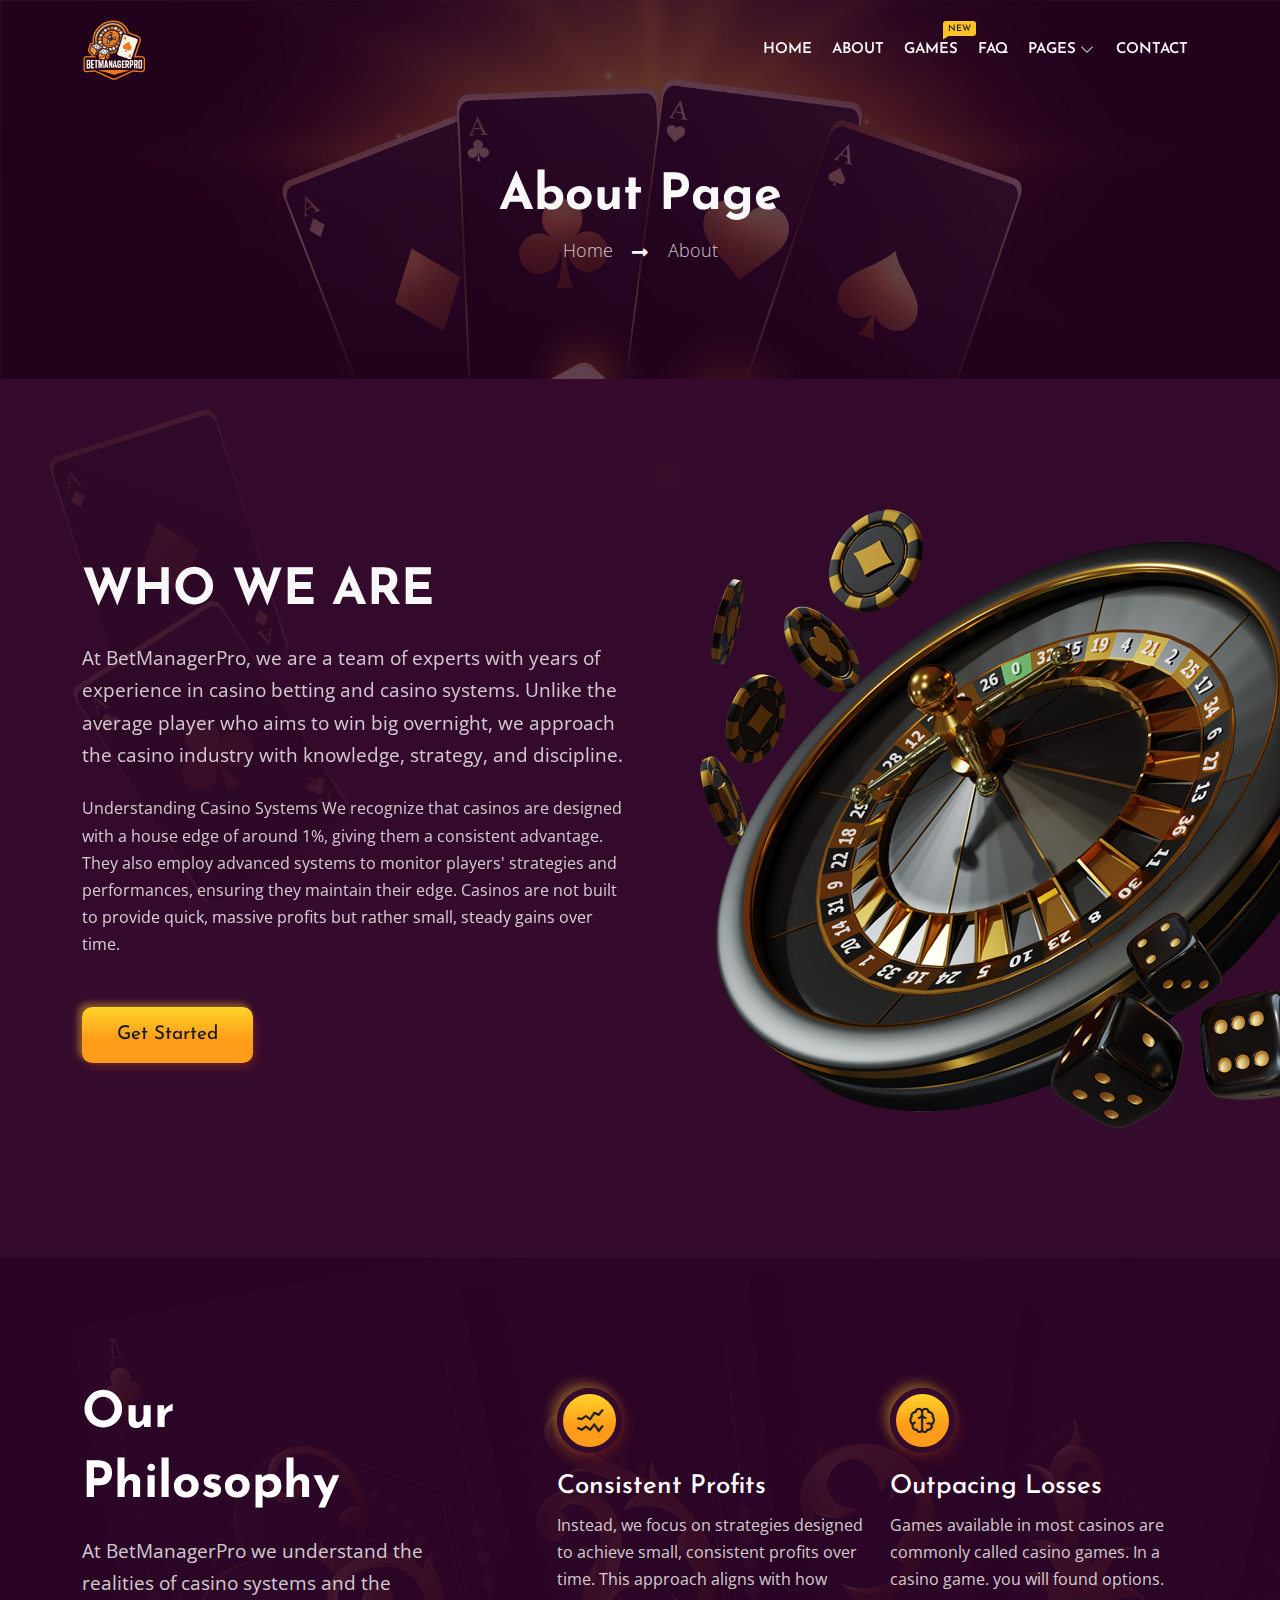
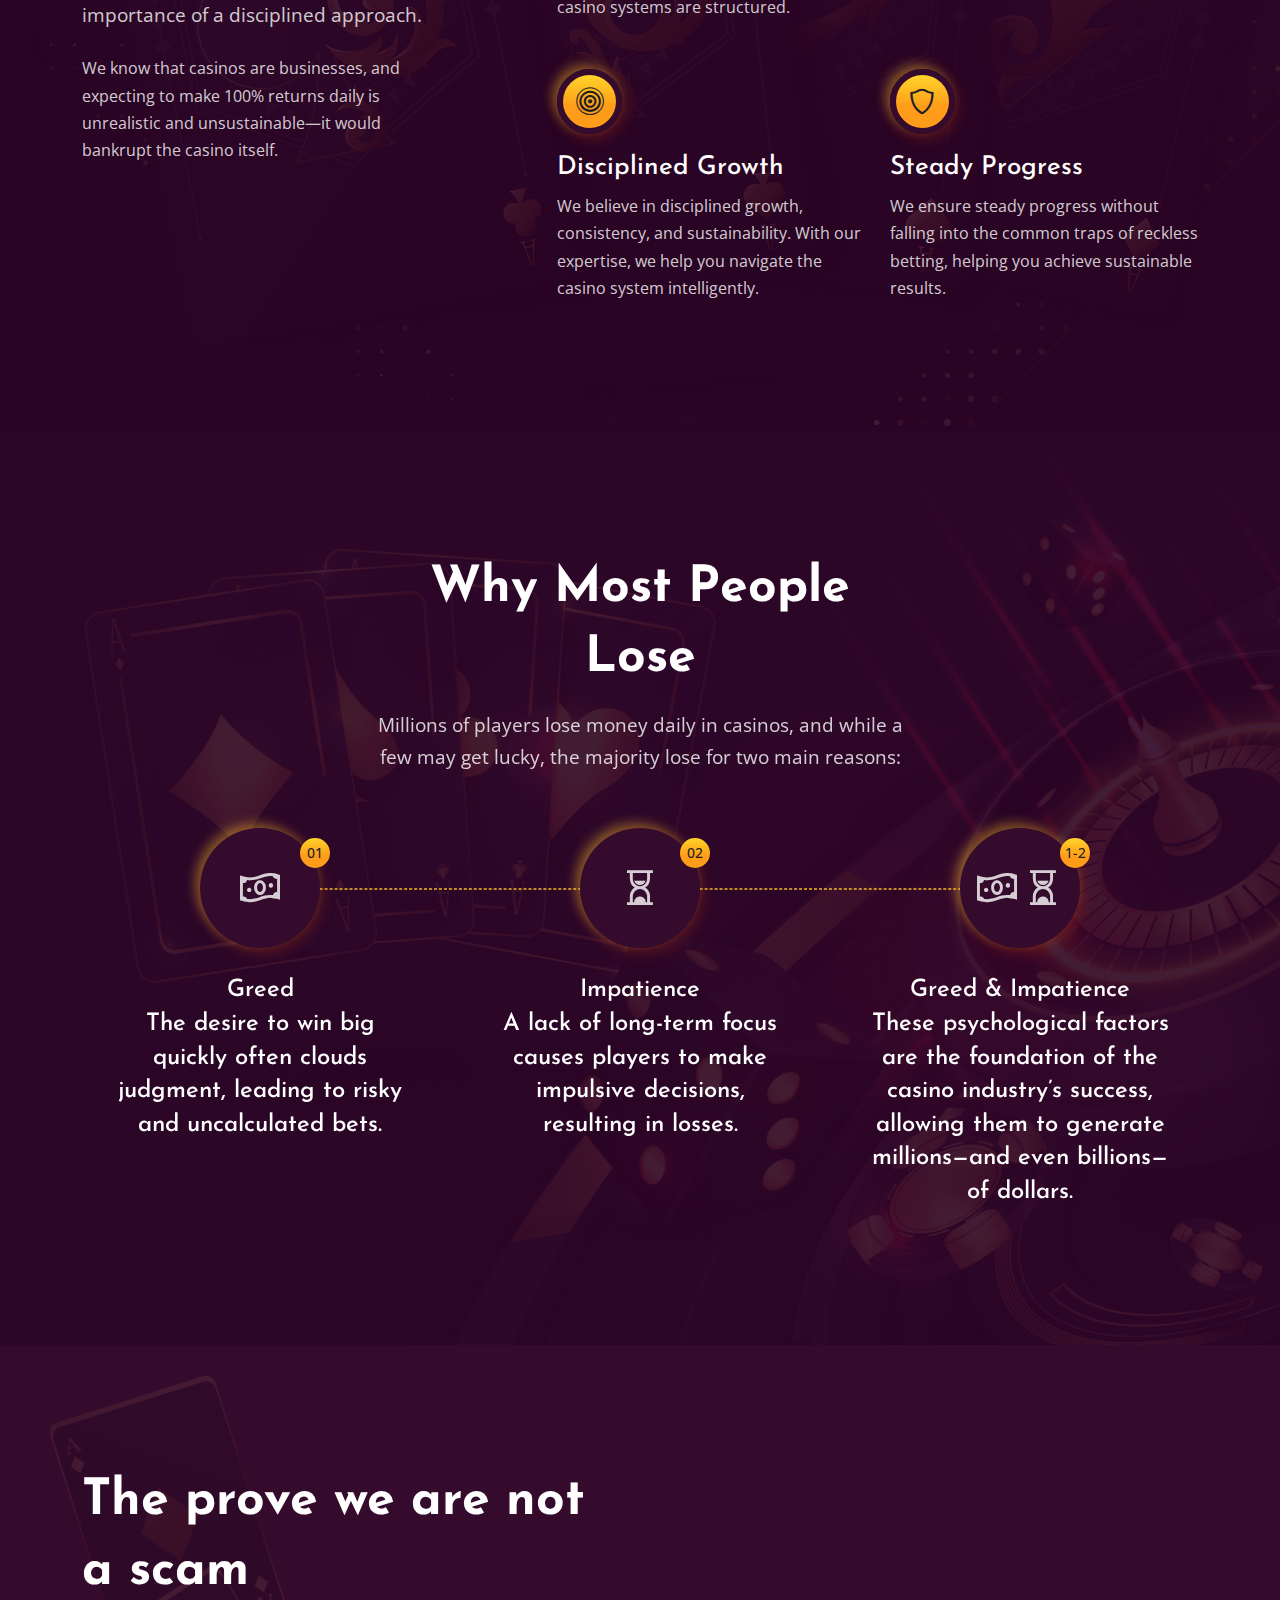
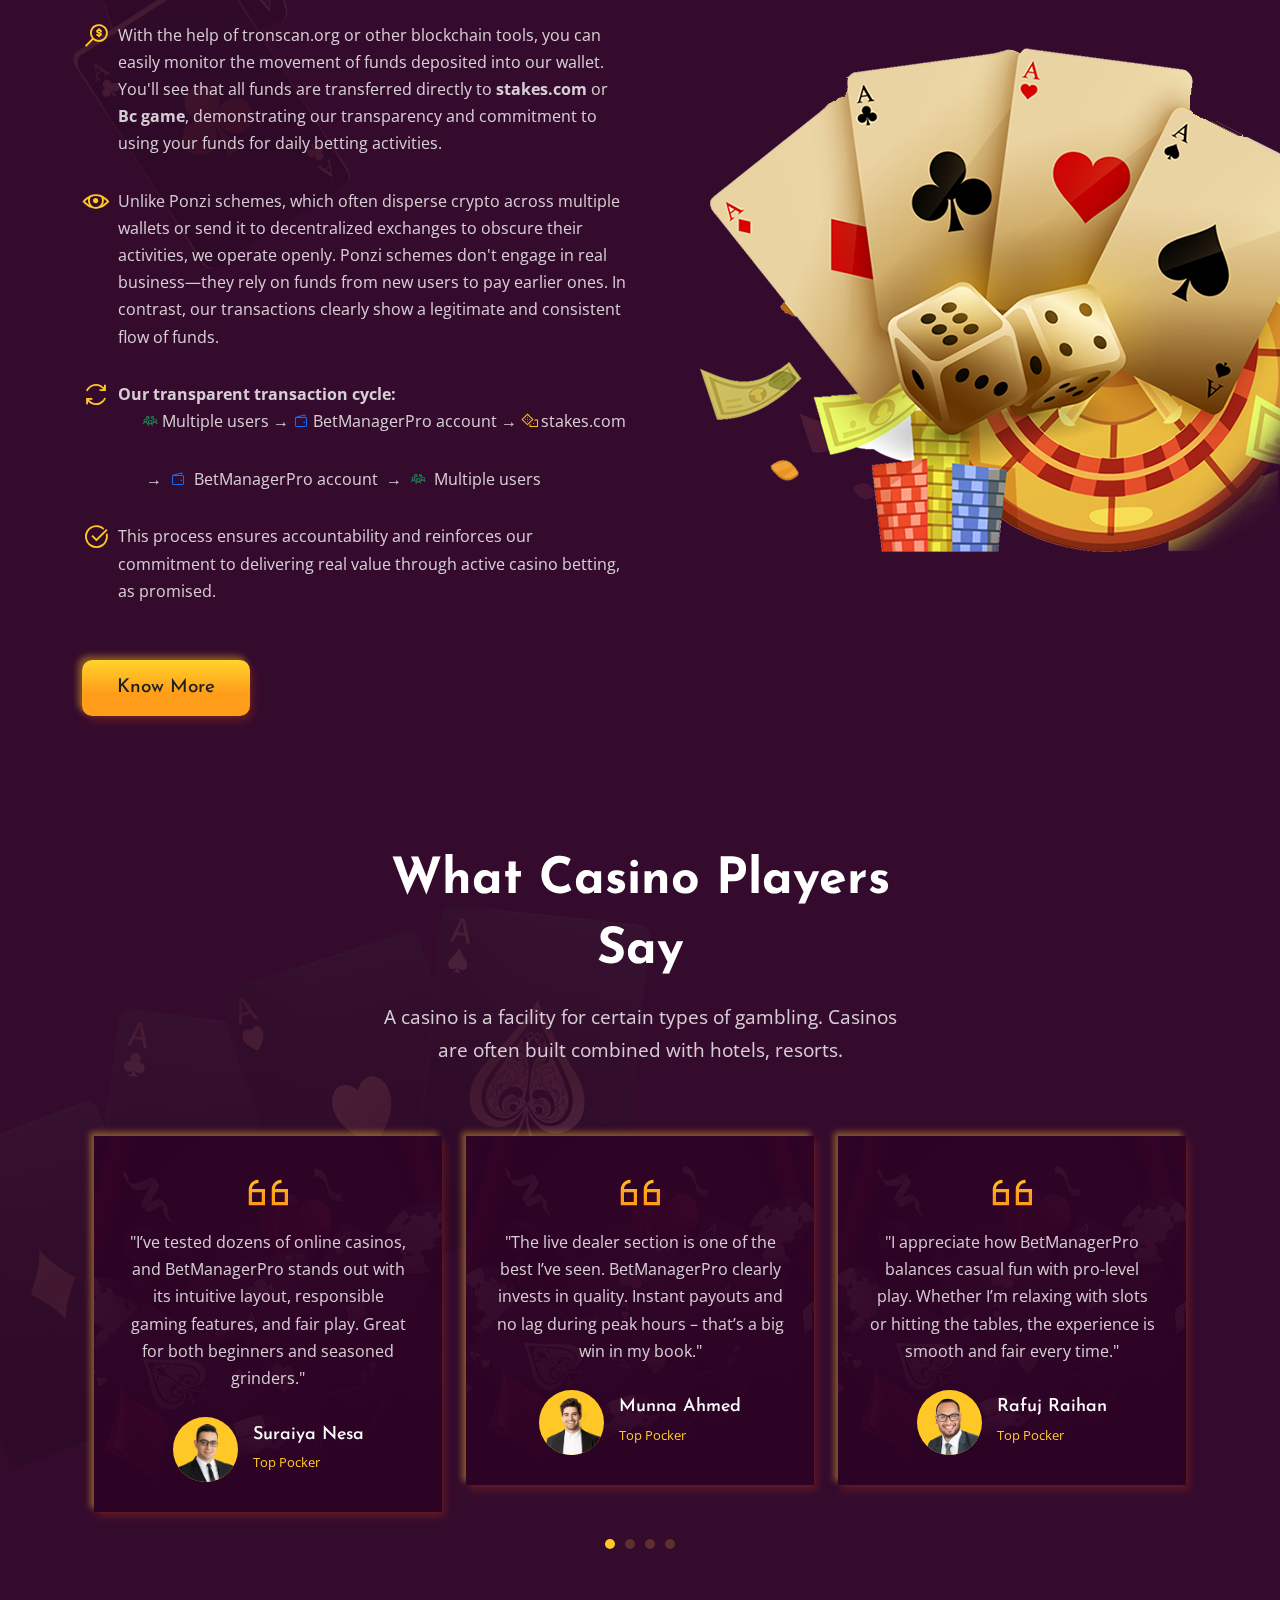
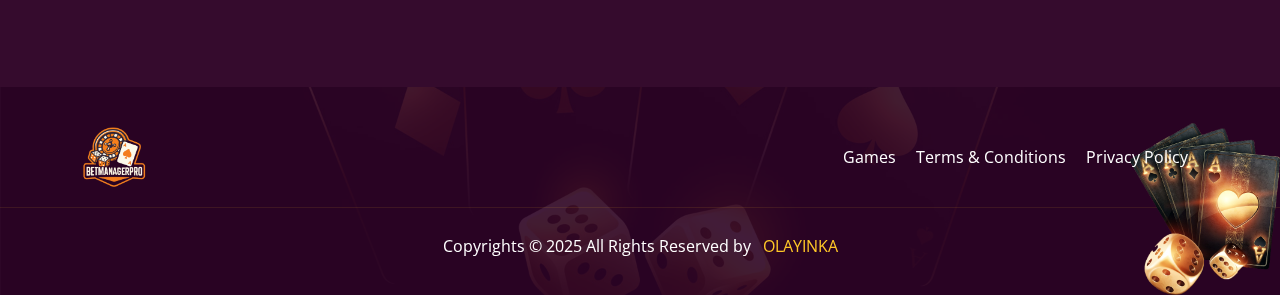
<file: about.html>
<!-- meta tags and other links -->
<!DOCTYPE html>
<html lang="en">

<head>
    <meta charset="UTF-8">
    <meta name="viewport" content="width=device-width, initial-scale=1.0">
    <title>Casino - Online Casino Platform</title>
    <link rel="icon" type="image/png" href="image/logo.png" sizes="16x16">
    <!-- bootstrap 5  -->
    <link rel="stylesheet" href="css/bootstrap.min.css">
    <!-- Icon Link  -->
    <link rel="stylesheet" href="css/all.min.css">
    <link rel="stylesheet" href="css/line-awesome.min.css">
    <link rel="stylesheet" href="css/animate.css">

    <!-- Plugin Link -->
    <link rel="stylesheet" href="css/slick.css">

    <!-- Main css -->
    <link rel="stylesheet" href="css/main.css">
</head>

<body data-bs-spy="scroll" data-bs-offset="170" data-bs-target=".privacy-policy-sidebar-menu">

    <div class="overlay"></div>
    <div class="preloader">
        <div class="scene" id="scene">
            <input type="checkbox" id="andicator">
            <div class="cube">
                <div class="cube__face cube__face--front"><i></i></div>
                <div class="cube__face cube__face--back"><i></i><i></i></div>
                <div class="cube__face cube__face--right">
                    <i></i> <i></i> <i></i> <i></i> <i></i>
                </div>
                <div class="cube__face cube__face--left">
                    <i></i> <i></i> <i></i> <i></i> <i></i> <i></i>
                </div>
                <div class="cube__face cube__face--top">
                    <i></i> <i></i> <i></i>
                </div>
                <div class="cube__face cube__face--bottom">
                    <i></i> <i></i> <i></i> <i></i>
                </div>
            </div>
        </div>
    </div>

    <div class="header">
        <div class="container">
            <div class="header-bottom">
                <div class="header-bottom-area align-items-center">
                    <div class="logo"><a href="index.html"><img src="image/logo.png" alt="logo"></a></div>
                    <ul class="menu">
                        <li>
                            <a href="index.html">Home</a>
                        </li>
                        <li>
                            <a href="about.html">About</a>
                        </li>
                        <li>
                            <a href="games.html">Games <span
                                    class="badge badge--sm badge--base text-dark">NEW</span></a>
                        </li>
                        <li>
                            <a href="faq.html">Faq</a>
                        </li>
                        <li>
                            <a href="#0">Pages</a>
                            <ul class="sub-menu">
                                <li>
                                    <a href="dashboard.html">User Dashboard</a>
                                </li>
                                <li>
                                    <a href="game-details.html">Game Details</a>
                                </li>
                                <li>
                                    <a href="policy.html">Privacy Policy</a>
                                </li>
                                <li>
                                    <a href="terms-conditions.html">Terms & Conditions</a>
                                </li>
                                <li>
                                    <a href="sign-in.html">Sign In</a>
                                </li>
                                <li>
                                    <a href="sign-up.html">Sign Up</a>
                                </li>
                            </ul>
                        </li>

                        <li>
                            <a href="contact.html">Contact</a>
                        </li>
                        <button class="btn-close btn-close-white d-lg-none"></button>
                    </ul>
                    <div class="header-trigger-wrapper d-flex d-lg-none align-items-center">
                        <div class="header-trigger me-4">
                            <span></span>
                        </div>
                        <a href="sign-in.html" class="cmn--btn active btn--md d-none d-sm-block">Sign In</a>
                    </div>
                </div>
            </div>
        </div>
    </div>
    <!-- inner hero section start -->
    <section class="inner-banner bg_img" style="background: url('image/bg2.jpg') top;">
        <div class="container">
            <div class="row justify-content-center">
                <div class="col-lg-7 col-xl-6 text-center">
                    <h2 class="title text-white">About Page</h2>
                    <ul class="breadcrumbs d-flex flex-wrap align-items-center justify-content-center">
                        <li><a href="index.html">Home</a></li>
                        <li>About</li>
                    </ul>
                </div>
            </div>
        </div>
    </section>
    <!-- inner hero section end -->




    <!-- About Section Starts Here -->
    <section class="about-section padding-top padding-bottom overflow-hidden">
        <div class="container">
            <div class="row align-items-center">
                <div class="col-lg-6">
                    <div class="about-content">
                        <div class="section-header mb-4">
                            <h2 class="section-header__title">WHO WE ARE</h2>
                            <p> At BetManagerPro, we are a team of experts with years of experience in casino betting
                                and
                                casino systems. Unlike the average player who aims to win big overnight, we approach the
                                casino industry with knowledge, strategy, and discipline.</p>
                        </div>
                        <p>Understanding Casino Systems
                            We recognize that casinos are designed with a house edge of around 1%, giving them a
                            consistent advantage. They also employ advanced systems to monitor players' strategies and
                            performances, ensuring they maintain their edge. Casinos are not built to provide quick,
                            massive profits but rather small, steady gains over time.</p>
                    </div>
                    <a href="sign-in.html" class="cmn--btn active mt-sm-5 mt-4">Get Started</a>
                </div>
                <div class="col-lg-6">
                    <div class="aobut-thumb section-thumb">
                        <img src="image/thumb2.png" alt="about" class="ms-lg-5">
                    </div>
                </div>
            </div>
        </div>
        <div class="shapes">
            <img src="image/shape.png" alt="about" class="shape shape1">
        </div>
    </section>
    <!-- About Section Ends Here -->


    <!-- Why Choose Us Section Starts Here -->
    <section class="why-section padding-top padding-bottom overflow-hidden bg_img"
        style="background: url(image/bg.png);">
        <div class="container">
            <div class="row justify-content-between gy-5">
                <div class="col-lg-5 col-xl-4">
                    <div class="section-header mb-4">
                        <h2 class="section-header__title">Our Philosophy</h2>
                        <p>At BetManagerPro we understand the realities of casino systems and the importance of a
                            disciplined approach.</p>
                    </div>
                    <p>We know that casinos are businesses, and expecting to make 100% returns daily is unrealistic and
                        unsustainable—it would bankrupt the casino itself.</p>
                </div>
                <div class="col-lg-7 col-xl-7">
                    <div class="row gy-4 gy-md-5 gy-lg-4 gy-xl-5">
                        <div class="col-lg-6 col-sm-6">
                            <div class="why-item">
                                <div class="why-item__thumb">
                                    <i class="las la-chart-line"></i>
                                </div>
                                <div class="why-item__content">
                                    <h4 class="title">Consistent Profits</h4>
                                    <p>Instead, we focus on strategies designed to achieve small, consistent profits
                                        over time. This approach aligns with how casino systems are structured.</p>
                                </div>
                            </div>
                        </div>
                        <div class="col-lg-6 col-sm-6">
                            <div class="why-item">
                                <div class="why-item__thumb">
                                    <i class="las la-brain"></i>
                                </div>
                                <div class="why-item__content">
                                    <h4 class="title">Outpacing Losses</h4>
                                    <p>Games available in most casinos are commonly called casino games. In a casino
                                        game. you will found options.</p>
                                </div>
                            </div>
                        </div>
                        <div class="col-lg-6 col-sm-6">
                            <div class="why-item">
                                <div class="why-item__thumb">
                                    <i class="las la-bullseye"></i>
                                </div>
                                <div class="why-item__content">
                                    <h4 class="title">Disciplined Growth</h4>
                                    <p>We believe in disciplined growth, consistency, and sustainability. With our
                                        expertise, we help you navigate the casino system intelligently.</p>
                                </div>
                            </div>
                        </div>
                        <div class="col-lg-6 col-sm-6">
                            <div class="why-item">
                                <div class="why-item__thumb">
                                    <i class="las la-shield-alt"></i>
                                </div>
                                <div class="why-item__content">
                                    <h4 class="title">Steady Progress</h4>
                                    <p>We ensure steady progress without falling into the common traps of reckless
                                        betting, helping you achieve sustainable results.</p>
                                </div>
                            </div>
                        </div>
                    </div>
                </div>
            </div>
        </div>
        <div class="shapes">
            <img src="image/shape_1.png" alt="why" class="shape shape1">
        </div>
    </section>
    <!-- Why Choose Us Section Ends Here -->

    <!-- How Section Starts Here -->
    <section class="how-section padding-top padding-bottom bg_img" style="background: url(images/bg2.jpg);">
        <div class="container">
            <div class="row justify-content-center">
                <div class="col-lg-6">
                    <div class="section-header text-center">
                        <h2 class="section-header__title">Why Most People Lose</h2>
                        <p>Millions of players lose money daily in casinos, and while a few may get lucky, the majority
                            lose for two main reasons:</p>
                    </div>
                </div>
            </div>
            <div class="row gy-4 justify-content-center">
                <div class="col-sm-6 col-md-4 col-lg-4">
                    <div class="how-item">
                        <div class="how-item__thumb">
                            <i class="las la-money-bill-wave"></i>
                            <div class="badge badge--lg badge--round radius-50">01</div>
                        </div>
                        <div class="how-item__content">
                            <h4 class="title">Greed <br> The desire to win big quickly often clouds judgment, leading to
                                risky and uncalculated bets.</h4>
                        </div>
                    </div>
                </div>
                <div class="col-sm-6 col-md-4 col-lg-4">
                    <div class="how-item">
                        <div class="how-item__thumb">
                            <i class="las la-hourglass-half"></i>
                            <div class="badge badge--lg badge--round radius-50">02</div>
                        </div>
                        <div class="how-item__content">
                            <h4 class="title">Impatience <br>A lack of long-term focus causes players to make impulsive
                                decisions, resulting in losses.</h4>
                        </div>
                    </div>
                </div>
                <div class="col-sm-6 col-md-4 col-lg-4">
                    <div class="how-item">
                        <div class="how-item__thumb">
                            <span style="font-size: 2rem;"></span>
                            <i class="las la-money-bill-wave"></i>
                            <i class="las la-hourglass-half"></i>
                            </span>
                            <div class="badge badge--lg badge--round radius-50">1-2</div>
                        </div>
                        <div class="how-item__content">
                            <h4 class="title">Greed & Impatience <br> These psychological factors are the foundation of
                                the casino industry’s success, allowing
                                them to generate millions—and even billions—of dollars.</h4>
                        </div>
                    </div>
                </div>
            </div>
        </div>
    </section>
    <!-- How Section Ends Here -->

    <!-- About Section Starts Here -->
    <section class="about-section padding-top padding-bottom overflow-hidden">
        <div class="container">
            <div class="row align-items-center">
                <div class="col-lg-6">
                    <div class="about-content">
                        <div class="section-header">
                            <h2 class="section-header__title">The prove we are not a scam
                            </h2>
                            <br>
                            <ul class="list-unstyled">
                                <li class="mb-3 d-flex align-items-start">
                                    <i class="las la-search-dollar text--base fs-3 me-2"></i>
                                    <span>
                                        With the help of <a href="https://tronscan.org" target="_blank">tronscan.org</a>
                                        or other blockchain tools, you can easily monitor the movement of funds
                                        deposited into our wallet. You'll see that all funds are transferred directly to
                                        <strong>stakes.com</strong> or <strong>Bc game</strong>, demonstrating our
                                        transparency and commitment to using your funds for daily betting activities.
                                    </span>
                                </li>
                                <li class="mb-3 d-flex align-items-start">
                                    <i class="las la-eye text--base fs-3 me-2"></i>
                                    <span>
                                        Unlike Ponzi schemes, which often disperse crypto across multiple wallets or
                                        send it to decentralized exchanges to obscure their activities, we operate
                                        openly. Ponzi schemes don't engage in real business—they rely on funds from new
                                        users to pay earlier ones. In contrast, our transactions clearly show a
                                        legitimate and consistent flow of funds.
                                    </span>
                                </li>
                                <li class="mb-3 d-flex align-items-start">
                                    <i class="las la-sync-alt text--base fs-3 me-2"></i>
                                    <span>
                                        <strong>Our transparent transaction cycle:</strong>
                                        <ul class="ms-4">
                                            <li class="d-flex align-items-center mb-1">
                                                <i class="las la-users text-success me-1"></i> Multiple users
                                                <span class="mx-1">→</span>
                                                <i class="las la-wallet text-primary me-1"></i> BetManagerPro account
                                                <span class="mx-1">→</span>
                                                <i class="las la-dice text-warning me-1"></i> stakes.com
                                        </ul> <br />
                                        <ul class="ms-4">
                                            <span class="mx-1">→</span>
                                            <i class="las la-wallet text-primary me-1"></i> BetManagerPro account
                                            <span class="mx-1">→</span>
                                            <i class="las la-users text-success me-1"></i> Multiple users
                                </li>
                            </ul>
                            </span>
                            </li>
                            <li class="mb-3 d-flex align-items-start">
                                <i class="las la-check-circle text--base fs-3 me-2"></i>
                                <span>
                                    This process ensures accountability and reinforces our commitment to delivering real
                                    value through active casino betting, as promised.
                                </span>
                            </li>
                            </ul>
                        </div>
                        <a href="tronscan.org" class="cmn--btn active">Know More</a>
                    </div>
                </div>
                <div class="col-lg-6">
                    <div class="aobut-thumb section-thumb">
                        <img src="images/thumb.png" alt="about" class="ms-lg-5">
                    </div>
                </div>
            </div>
        </div>
        <div class="shapes">
            <img src="images/shape.png" alt="about" class="shape shape1">
        </div>
    </section>
    <!-- About Section Ends Here -->


    <!-- Testimonial Section Starts Here -->
    <section class="testimonial-section padding-bottom overflow-hidden">
        <div class="container">
            <div class="row justify-content-center">
                <div class="col-lg-7 col-xl-6">
                    <div class="section-header text-center">
                        <h2 class="section-header__title">What Casino Players Say</h2>
                        <p>A casino is a facility for certain types of gambling. Casinos are often built combined with
                            hotels, resorts.</p>
                    </div>
                </div>
            </div>
            <div class="testimonial-slider">
                <div class="single-slide">
                    <div class="testimonial-item bg_img" style="background: url(images/bg_2.png) center">
                        <div class="testimonial-inner">
                            <div class="testimonial-item__content">
                                <div class="quote-icon"><i class="las la-quote-left"></i></div>
                                <p>"I’ve tested dozens of online casinos, and BetManagerPro stands out with its
                                    intuitive layout, responsible gaming features, and fair play. Great for both
                                    beginners and seasoned grinders."</p>
                            </div>
                            <div class="thumb-wrapper">
                                <div class="thumb">
                                    <img src="images/item1.png" alt="top">
                                </div>
                                <div class="content">
                                    <h6 class="name">Suraiya Nesa</h6>
                                    <span class="designation">Top Pocker</span>
                                </div>
                            </div>
                        </div>
                    </div>
                </div>
                <div class="single-slide">
                    <div class="testimonial-item bg_img" style="background: url(images/bg_2.png) center">
                        <div class="testimonial-inner">
                            <div class="testimonial-item__content">
                                <div class="quote-icon"><i class="las la-quote-left"></i></div>
                                <p>"The live dealer section is one of the best I’ve seen. BetManagerPro clearly
                                    invests in quality. Instant payouts and no lag during peak hours – that’s a big win
                                    in my book."</p>
                            </div>
                            <div class="thumb-wrapper">
                                <div class="thumb">
                                    <img src="images/item2_1.png" alt="top">
                                </div>
                                <div class="content">
                                    <h6 class="name">Munna Ahmed</h6>
                                    <span class="designation">Top Pocker</span>
                                </div>
                            </div>
                        </div>
                    </div>
                </div>
                <div class="single-slide">
                    <div class="testimonial-item bg_img" style="background: url(images/bg_2.png) center">
                        <div class="testimonial-inner">
                            <div class="testimonial-item__content">
                                <div class="quote-icon"><i class="las la-quote-left"></i></div>
                                <p>"I appreciate how BetManagerPro balances casual fun with pro-level play. Whether
                                    I’m relaxing with slots or hitting the tables, the experience is smooth and fair
                                    every time."</p>
                            </div>
                            <div class="thumb-wrapper">
                                <div class="thumb">
                                    <img src="images/item3_1.png" alt="top">
                                </div>
                                <div class="content">
                                    <h6 class="name">Rafuj Raihan</h6>
                                    <span class="designation">Top Pocker</span>
                                </div>
                            </div>
                        </div>
                    </div>
                </div>
                <div class="single-slide">
                    <div class="testimonial-item bg_img" style="background: url(images/bg_2.png) center">
                        <div class="testimonial-inner">
                            <div class="testimonial-item__content">
                                <div class="quote-icon"><i class="las la-quote-left"></i></div>
                                <p>BetManagerPro isn’t just a casino—it’s a well-rounded gaming hub with tight
                                    security, fast banking, and consistent game integrity. A reliable choice for any
                                    real poker enthusiast."</p>
                            </div>
                            <div class="thumb-wrapper">
                                <div class="thumb">
                                    <img src="images/item2_1.png" alt="top">
                                </div>
                                <div class="content">
                                    <h6 class="name">Fahad Foiz</h6>
                                    <span class="designation">Top Pocker</span>
                                </div>
                            </div>
                        </div>
                    </div>
                </div>
            </div>
        </div>
        <div class="shapes">
            <img src="image/shape_1.png" alt="why" class="shape shape1">
        </div>
    </section>
    <!-- Testimonial Section Ends Here -->


    <!-- Footer Section Starts Here -->
    <footer class="footer-section bg_img" style="background: url(image/bg.jpg) center;">
        <div class="footer-top">
            <div class="container">
                <div
                    class="footer-wrapper d-flex flex-wrap align-items-center justify-content-md-between justify-content-center">
                    <div class="logo mb-3 mb-md-0"><a href="index.html"><img src="image/logo.png" alt="logo"></a></div>
                    <ul class="footer-links d-flex flex-wrap justify-content-center">
                        <li><a href="games.html">Games</a></li>
                        <li><a href="terms-conditions.html">Terms & Conditions</a></li>
                        <li><a href="policy.html">Privacy Policy</a></li>
                    </ul>
                </div>
            </div>
        </div>
        <div class="footer-bottom">
            <div class="container">
                <div class="footer-wrapper d-flex flex-wrap justify-content-center align-items-center text-center">
                    <p class="copyright text-white">Copyrights © 2025 All Rights Reserved by <a href="#0"
                            class=" text--base ms-2">OLAYINKA</a></p>
                </div>
            </div>
        </div>
        <div class="shapes">
            <img src="image/shape_3.png" alt="footer" class="shape1">
        </div>
    </footer>
    <!-- Footer Section Ends Here -->


    <!-- jQuery library -->
    <script src="js/jquery-3.6.0.min.js"></script>
    <!-- bootstrap 5 js -->
    <script src="js/bootstrap.min.js"></script>

    <!-- Pluglin Link -->
    <script src="js/slick.min.js"></script>

    <!-- main js -->
    <script src="js/main.js"></script>


</body>

</html>
</file>
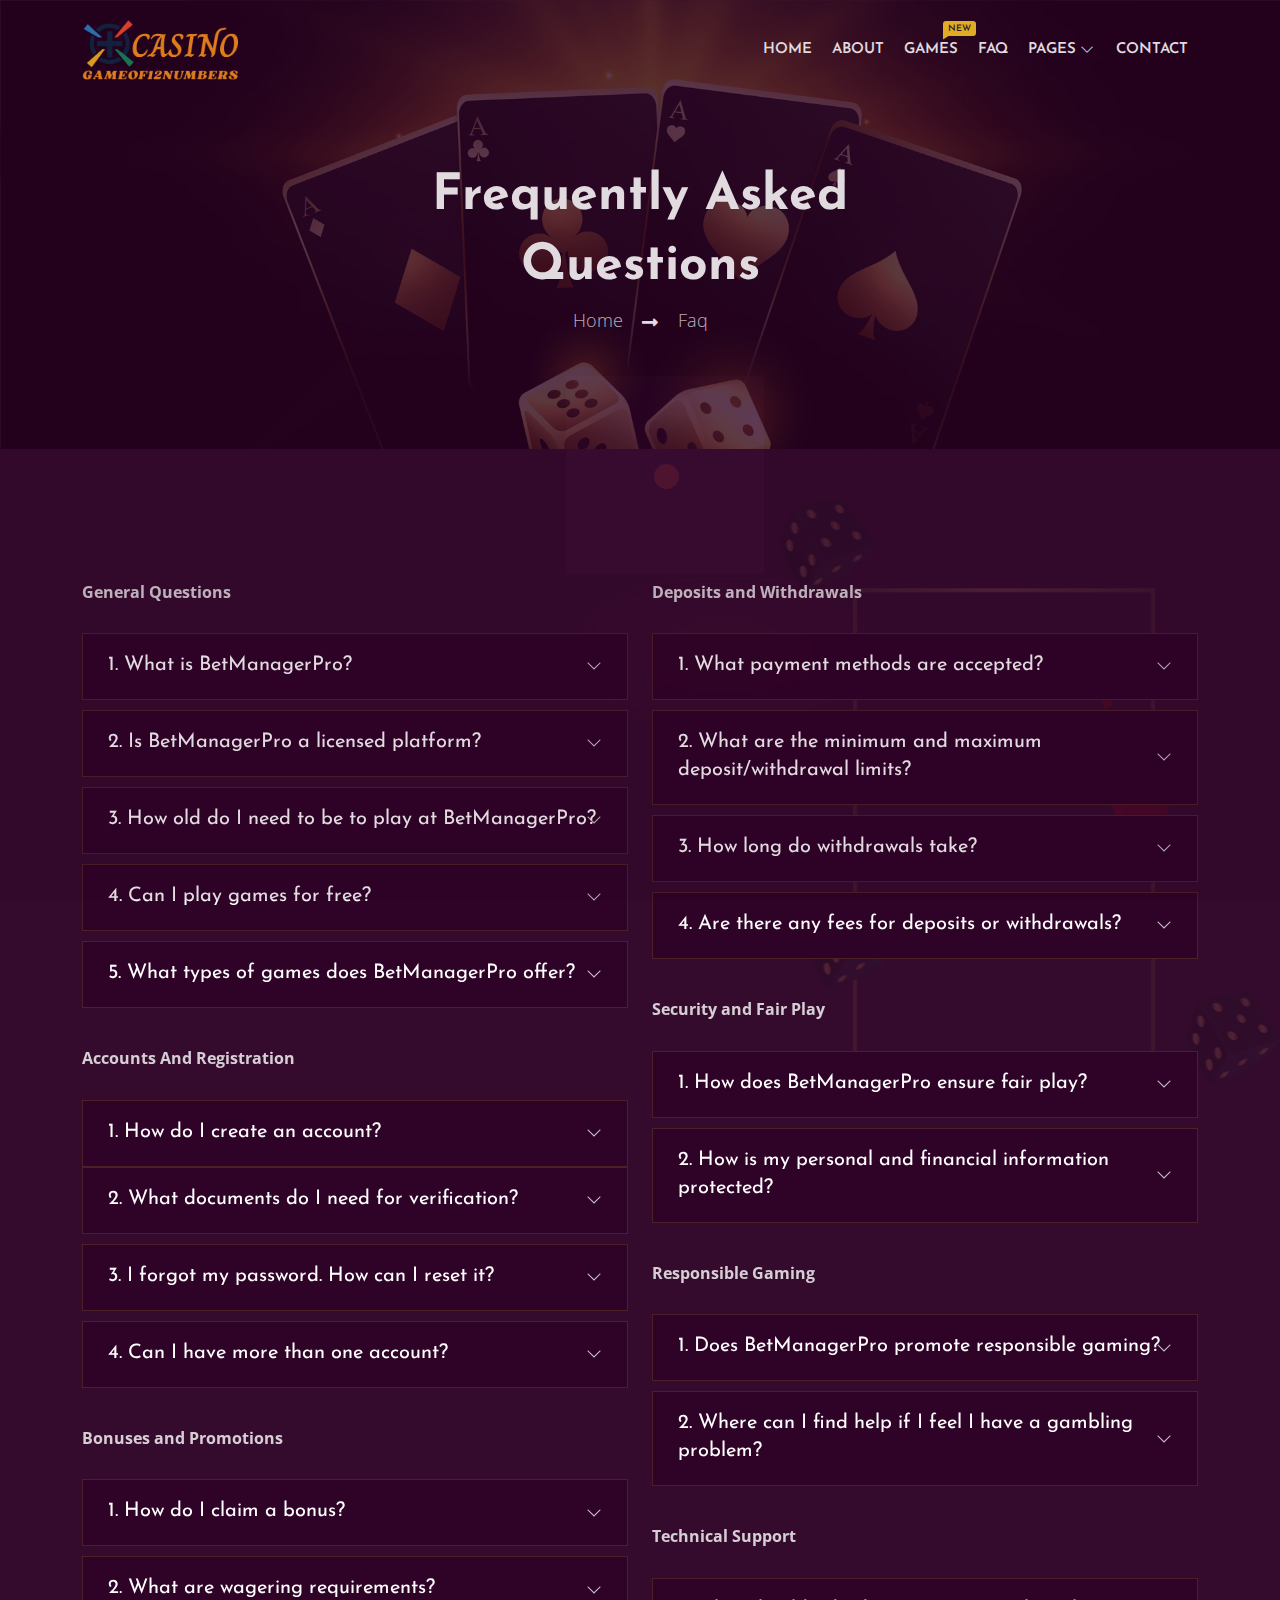
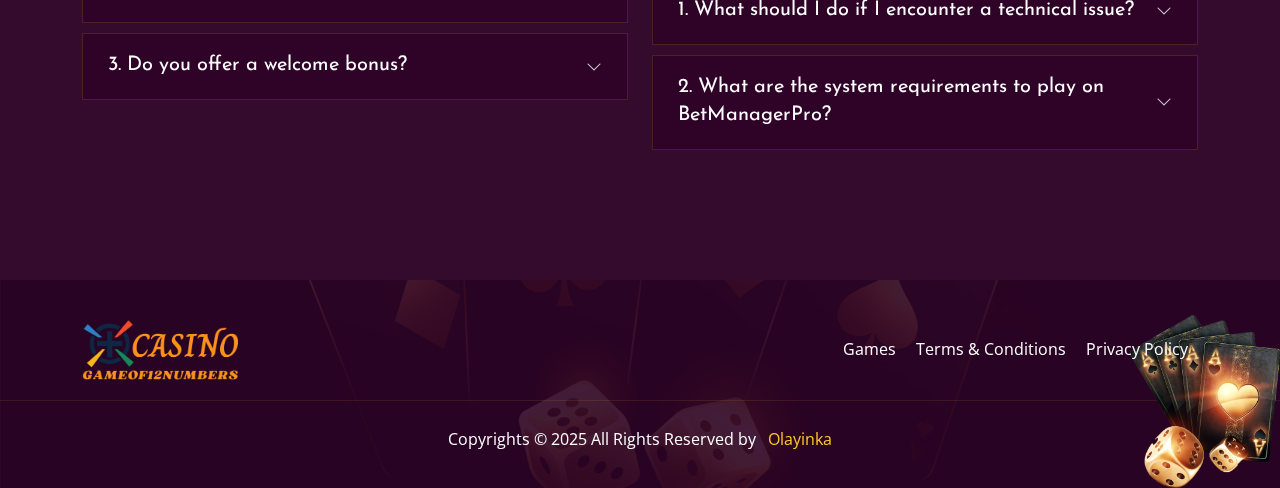
<file: faq.html>
<!-- meta tags and other links -->
<!DOCTYPE html>
<html lang="en">

<head>
    <meta charset="UTF-8">
    <meta name="viewport" content="width=device-width, initial-scale=1.0">
    <title>Casino - Online Casino Platform</title>
    <link rel="icon" type="image/png" href="imag/logo.png" sizes="16x16">
    <!-- bootstrap 5  -->
    <link rel="stylesheet" href="css/bootstrap.min.css">
    <!-- Icon Link  -->
    <link rel="stylesheet" href="css/all.min.css">
    <link rel="stylesheet" href="css/line-awesome.min.css">
    <link rel="stylesheet" href="css/animate.css">

    <!-- Plugin Link -->
    <link rel="stylesheet" href="css/slick.css">

    <!-- Main css -->
    <link rel="stylesheet" href="css/main.css">
</head>

<body data-bs-spy="scroll" data-bs-offset="170" data-bs-target=".privacy-policy-sidebar-menu">

    <div class="overlay"></div>
    <div class="preloader">
        <div class="scene" id="scene">
            <input type="checkbox" id="andicator">
            <div class="cube">
                <div class="cube__face cube__face--front"><i></i></div>
                <div class="cube__face cube__face--back"><i></i><i></i></div>
                <div class="cube__face cube__face--right">
                    <i></i> <i></i> <i></i> <i></i> <i></i>
                </div>
                <div class="cube__face cube__face--left">
                    <i></i> <i></i> <i></i> <i></i> <i></i> <i></i>
                </div>
                <div class="cube__face cube__face--top">
                    <i></i> <i></i> <i></i>
                </div>
                <div class="cube__face cube__face--bottom">
                    <i></i> <i></i> <i></i> <i></i>
                </div>
            </div>
        </div>
    </div>

    <div class="header">
        <div class="container">
            <div class="header-bottom">
                <div class="header-bottom-area align-items-center">
                    <div class="logo"><a href="index.html"><img src="imag/logo.png" alt="logo"></a></div>
                    <ul class="menu">
                        <li>
                            <a href="index.html">Home</a>
                        </li>
                        <li>
                            <a href="about.html">About</a>
                        </li>
                        <li>
                            <a href="games.html">Games <span
                                    class="badge badge--sm badge--base text-dark">NEW</span></a>
                        </li>
                        <li>
                            <a href="faq.html">Faq</a>
                        </li>
                        <li>
                            <a href="#0">Pages</a>
                            <ul class="sub-menu">
                                <li>
                                    <a href="dashboard.html">User Dashboard</a>
                                </li>
                                <li>
                                    <a href="game-details.html">Game Details</a>
                                </li>
                                <li>
                                    <a href="policy.html">Privacy Policy</a>
                                </li>
                                <li>
                                    <a href="terms-conditions.html">Terms & Conditions</a>
                                </li>
                                <li>
                                    <a href="sign-in.html">Sign In</a>
                                </li>
                                <li>
                                    <a href="sign-up.html">Sign Up</a>
                                </li>
                            </ul>
                        </li>

                        <li>
                            <a href="contact.html">Contact</a>
                        </li>
                        <button class="btn-close btn-close-white d-lg-none"></button>
                    </ul>
                    <div class="header-trigger-wrapper d-flex d-lg-none align-items-center">
                        <div class="header-trigger me-4">
                            <span></span>
                        </div>
                        <a href="sign-in.html" class="cmn--btn active btn--md d-none d-sm-block">Sign In</a>
                    </div>
                </div>
            </div>
        </div>
    </div>
    <!-- inner hero section start -->
    <section class="inner-banner bg_img" style="background: url('imag/bg2.jpg') top;">
        <div class="container">
            <div class="row justify-content-center">
                <div class="col-lg-7 col-xl-6 text-center">
                    <h2 class="title text-white">Frequently Asked Questions</h2>
                    <ul class="breadcrumbs d-flex flex-wrap align-items-center justify-content-center">
                        <li><a href="index.html">Home</a></li>
                        <li>Faq</li>
                    </ul>
                </div>
            </div>
        </div>
    </section>
    <!-- inner hero section end -->


    <!-- Faq Section Starts Here -->
    <section class="faq-section padding-top padding-bottom overflow-hidden">
        <div class="container">
            <div class="faq-wrapper row justify-content-between">
                <div class="col-lg-6">
                    <b>General Questions</b>
                    <br />
                    <br />
                    <div class="faq-item">
                        <div class="faq-item__title">
                            <h5 class="title">1. What is BetManagerPro?
                            </h5>
                        </div>
                        <div class="faq-item__content">
                            <p>BetManagerPro is an innovative online casino-style game where players select numbers
                                from a pool of 1 to 12 and place bets for a chance to win real rewards. It's fast-paced,
                                exciting, and offers multiple ways to win!.</p>
                        </div>
                    </div>
                    <div class="faq-item">
                        <div class="faq-item__title">
                            <h5 class="title">2. Is BetManagerPro a licensed platform?</h5>
                        </div>
                        <div class="faq-item__content">
                            <p>Yes. We operate under a valid online gaming license and comply with international
                                standards for fair play, responsible gambling, and user protection.</p>
                        </div>
                    </div>
                    <div class="faq-item">
                        <div class="faq-item__title">
                            <h5 class="title">3. How old do I need to be to play at BetManagerPro?</h5>
                        </div>
                        <div class="faq-item__content">
                            <p>You must be at least 18 years old (or the legal gambling age in your jurisdiction,
                                whichever is higher) to register an account and play for real money at BetManagerPro.
                                We enforce strict age verification procedures.</p>
                        </div>
                    </div>
                    <div class="faq-item">
                        <div class="faq-item__title">
                            <h5 class="title">4. Can I play games for free?</h5>
                        </div>
                        <div class="faq-item__content">
                            <p>Absolutely! Many of our games, including a demo version of our "12 Numbers" game, are
                                available in free-play or demo mode. This allows you to try out games, understand the
                                rules, and practice your strategy without wagering real money.</p>
                        </div>
                    </div>
                    <div class="faq-item">
                        <div class="faq-item__title">
                            <h5 class="title">5. What types of games does BetManagerPro offer?</h5>
                        </div>
                        <div class="faq-item__content">
                            <p>we offer a diverse range of casino games,
                                including popular slots, classic table games like Blackjack and Roulette, Video Poker,
                                and more. We continuously update our game library to provide fresh and exciting options.
                            </p>
                        </div>
                    </div>
                    <br>
                    <b>Accounts And Registration</b>
                    <br />
                    <br />
                    <div class="faq-item mb-2 mb-lg-0">

                        <div class="faq-item__title">
                            <h5 class="title">1. How do I create an account?</h5>
                        </div>
                        <div class="faq-item__content">
                            <p>Creating an account is quick and easy. Simply click on the "Sign Up" or "Register" button
                                on our homepage and follow the prompts. You'll need to provide some basic personal
                                information and choose a secure password.</p>
                        </div>
                    </div>
                    <div class="faq-item">
                        <div class="faq-item__title">
                            <h5 class="title">2. What documents do I need for verification?</h5>
                        </div>
                        <div class="faq-item__content">
                            <p>To comply with regulatory requirements and ensure the security of your account, we may
                                ask for identity verification documents such as a government-issued ID (passport,
                                driver's license), proof of address (utility bill), and proof of payment method. This
                                process is standard in the online gaming industry.</p>
                        </div>
                    </div>
                    <div class="faq-item">
                        <div class="faq-item__title">
                            <h5 class="title">3. I forgot my password. How can I reset it?</h5>
                        </div>
                        <div class="faq-item__content">
                            <p>On the login page, click on "Forgot Password." You'll be prompted to enter your
                                registered email address, and we'll send you instructions on how to reset your password
                                securely.</p>
                        </div>
                    </div>
                    <div class="faq-item">
                        <div class="faq-item__title">
                            <h5 class="title">4. Can I have more than one account?</h5>
                        </div>
                        <div class="faq-item__content">
                            <p>No, each player is permitted to have only one active account at BetManagerPro. Multiple
                                accounts are a violation of our terms and conditions and may result in account closure.
                            </p>
                        </div>
                    </div>
                    <br>
                    <b>Bonuses and Promotions</b>
                    <br />
                    <br />
                    <div class="faq-item">
                        <div class="faq-item__title">
                            <h5 class="title">1. How do I claim a bonus?</h5>
                        </div>
                        <div class="faq-item__content">
                            <p>Details on how to claim specific bonuses and promotions can be found on our "Promotions"
                                page and in the terms and conditions of each offer. Some bonuses may require a deposit,
                                while others are automatically credited to your account.</p>
                        </div>
                    </div>
                    <div class="faq-item">
                        <div class="faq-item__title">
                            <h5 class="title">2. What are wagering requirements?</h5>
                        </div>
                        <div class="faq-item__content">
                            <p>Wagering requirements (also known as playthrough requirements) are conditions that must
                                be met before bonus funds or winnings from bonus spins can be withdrawn. They specify
                                how many times you need to bet the bonus amount. Always read the terms and conditions of
                                each bonus carefully..</p>
                        </div>
                    </div>
                    <div class="faq-item">
                        <div class="faq-item__title">
                            <h5 class="title">3. Do you offer a welcome bonus?</h5>
                        </div>
                        <div class="faq-item__content">
                            <p>
                                Yes, we offer a generous welcome bonus for new players. Please refer to our "Promotions"
                                page for the latest welcome offer and its associated terms and conditions.</p>
                        </div>
                    </div>
                </div>
                <div class="col-lg-6">
                    <b>Deposits and Withdrawals</b>
                    <br />
                    <br />
                    <div class="faq-item">
                        <div class="faq-item__title">
                            <h5 class="title">1. What payment methods are accepted?
                            </h5>
                        </div>
                        <div class="faq-item__content">
                            <p>We offer a variety of secure and convenient payment methods, including credit/debit cards
                                (Visa, MasterCard), e-wallets (Skrill, Neteller, PayPal), bank transfers, and
                                potentially other regional options. Please check our "Banking" or "Cashier" section for
                                a full list of available methods in your region.</p>
                        </div>
                    </div>
                    <div class="faq-item">
                        <div class="faq-item__title">
                            <h5 class="title">2. What are the minimum and maximum deposit/withdrawal limits?
                            </h5>
                        </div>
                        <div class="faq-item__content">
                            <p>Deposit and withdrawal limits vary depending on the payment method and your account
                                status. Detailed information can be found in our "Banking" or "Cashier" section, or by
                                contacting customer support.</p>
                        </div>
                    </div>
                    <div class="faq-item">
                        <div class="faq-item__title">
                            <h5 class="title">3. How long do withdrawals take?</h5>
                        </div>
                        <div class="faq-item__content">
                            <p>Withdrawal processing times vary based on the chosen method and our internal review
                                procedures. E-wallet withdrawals are generally the fastest, while bank transfers and
                                card withdrawals may take a few business days. You can find estimated timelines in our
                                "Banking" section.</p>
                        </div>
                    </div>
                    <div class="faq-item">
                        <div class="faq-item__title">
                            <h5 class="title">4. Are there any fees for deposits or withdrawals?</h5>
                        </div>
                        <div class="faq-item__content">
                            <p>BetManagerPro generally does not charge fees for deposits or withdrawals. However, your
                                payment provider may impose their own transaction fees. We recommend checking with your
                                chosen payment method for any potential charges.</p>
                        </div>
                    </div>

                    <br>
                    <b>Security and Fair Play
                    </b>
                    <br />
                    <br />
                    <div class="faq-item">
                        <div class="faq-item__title">
                            <h5 class="title">1. How does BetManagerPro ensure fair play?</h5>
                        </div>
                        <div class="faq-item__content">
                            <p>
                                We use a certified Random Number Generator (RNG) for all our games to ensure that
                                outcomes are completely random and fair. Our games are regularly audited by independent
                                third-party agencies to guarantee their integrity.</p>
                        </div>
                    </div>
                    <div class="faq-item">
                        <div class="faq-item__title">
                            <h5 class="title">2. How is my personal and financial information protected?</h5>
                        </div>
                        <div class="faq-item__content">
                            <p>

                                BetManagerPro employs state-of-the-art security measures, including SSL encryption
                                technology, to protect your
                                personal and financial data. Your information is kept confidential and is never shared
                                with unauthorized third
                                parties..</p>
                        </div>
                    </div>
                    <br>
                    <b> Responsible Gaming

                    </b>
                    <br />
                    <br />
                    <div class="faq-item">
                        <div class="faq-item__title">
                            <h5 class="title"> 1. Does BetManagerPro promote responsible gaming?
                            </h5>
                        </div>
                        <div class="faq-item__content">
                            <p>
                                Yes, responsible gaming is a core value at BetManagerPro. We are committed to
                                providing a safe and responsible
                                environment for our players. We offer various tools and resources to help you manage
                                your gaming, such as deposit
                                limits, self-exclusion options, and links to professional support organizations.</p>
                        </div>
                    </div>
                    <div class="faq-item">
                        <div class="faq-item__title">
                            <h5 class="title"> 2. Where can I find help if I feel I have a gambling problem?</h5>
                        </div>
                        <div class="faq-item__content">
                            <p>

                                If you feel your gambling is becoming a problem, we strongly encourage you to seek help.
                                Our "Responsible Gaming"
                                page provides resources, self-assessment tools, and links to organizations that can
                                offer support and guidance.</p>
                        </div>
                    </div>

                    <br>
                    <b> Technical Support


                    </b>
                    <br />
                    <br />
                    <div class="faq-item">
                        <div class="faq-item__title">
                            <h5 class="title">
                                1. What should I do if I encounter a technical issue?
                            </h5>
                        </div>
                        <div class="faq-item__content">
                            <p>
                                If you experience any technical difficulties, please contact our customer support team
                                immediately. Provide as much
                                detail as possible about the issue, including screenshots if applicable, to help us
                                assist you efficiently.</p>
                        </div>
                    </div>

                    <div class="faq-item mb-2 mb-lg-0">
                        <div class="faq-item__title">
                            <h5 class="title"> 2. What are the system requirements to play on BetManagerPro?
                            </h5>
                        </div>
                        <div class="faq-item__content">
                            <p>Our website is designed to be accessible across various devices and browsers. For optimal
                                performance, we recommend using an up-to-date web browser (e.g., Chrome, Firefox, Edge,
                                Safari) and a stable internet connection.
                                /p>
                        </div>
                    </div>

                </div>
            </div>
        </div>

        <div class="shapes">
            <img src="imag/shape.png" alt="faq" class="shape shape1">
        </div>
    </section>
    <!-- Faq Section Ends Here -->






    <!-- Footer Section Starts Here -->
    <footer class="footer-section bg_img" style="background: url(imag/bg.jpg) center;">
        <div class="footer-top">
            <div class="container">
                <div
                    class="footer-wrapper d-flex flex-wrap align-items-center justify-content-md-between justify-content-center">
                    <div class="logo mb-3 mb-md-0"><a href="index.html"><img src="imag/logo.png" alt="logo"></a></div>
                    <ul class="footer-links d-flex flex-wrap justify-content-center">
                        <li><a href="games.html">Games</a></li>
                        <li><a href="terms-conditions.html">Terms & Conditions</a></li>
                        <li><a href="policy.html">Privacy Policy</a></li>
                    </ul>
                </div>
            </div>
        </div>
        <div class="footer-bottom">
            <div class="container">
                <div class="footer-wrapper d-flex flex-wrap justify-content-center align-items-center text-center">
                    <p class="copyright text-white">Copyrights © 2025 All Rights Reserved by <a href="#0"
                            class=" text--base ms-2">Olayinka</a></p>
                </div>
            </div>
        </div>
        <div class="shapes">
            <img src="imag/shape_1.png" alt="footer" class="shape1">
        </div>
    </footer>
    <!-- Footer Section Ends Here -->


    <!-- jQuery library -->
    <script src="js/jquery-3.6.0.min.js"></script>
    <!-- bootstrap 5 js -->
    <script src="js/bootstrap.min.js"></script>

    <!-- Pluglin Link -->
    <script src="js/slick.min.js"></script>

    <!-- main js -->
    <script src="js/main.js"></script>


</body>

</html>
</file>
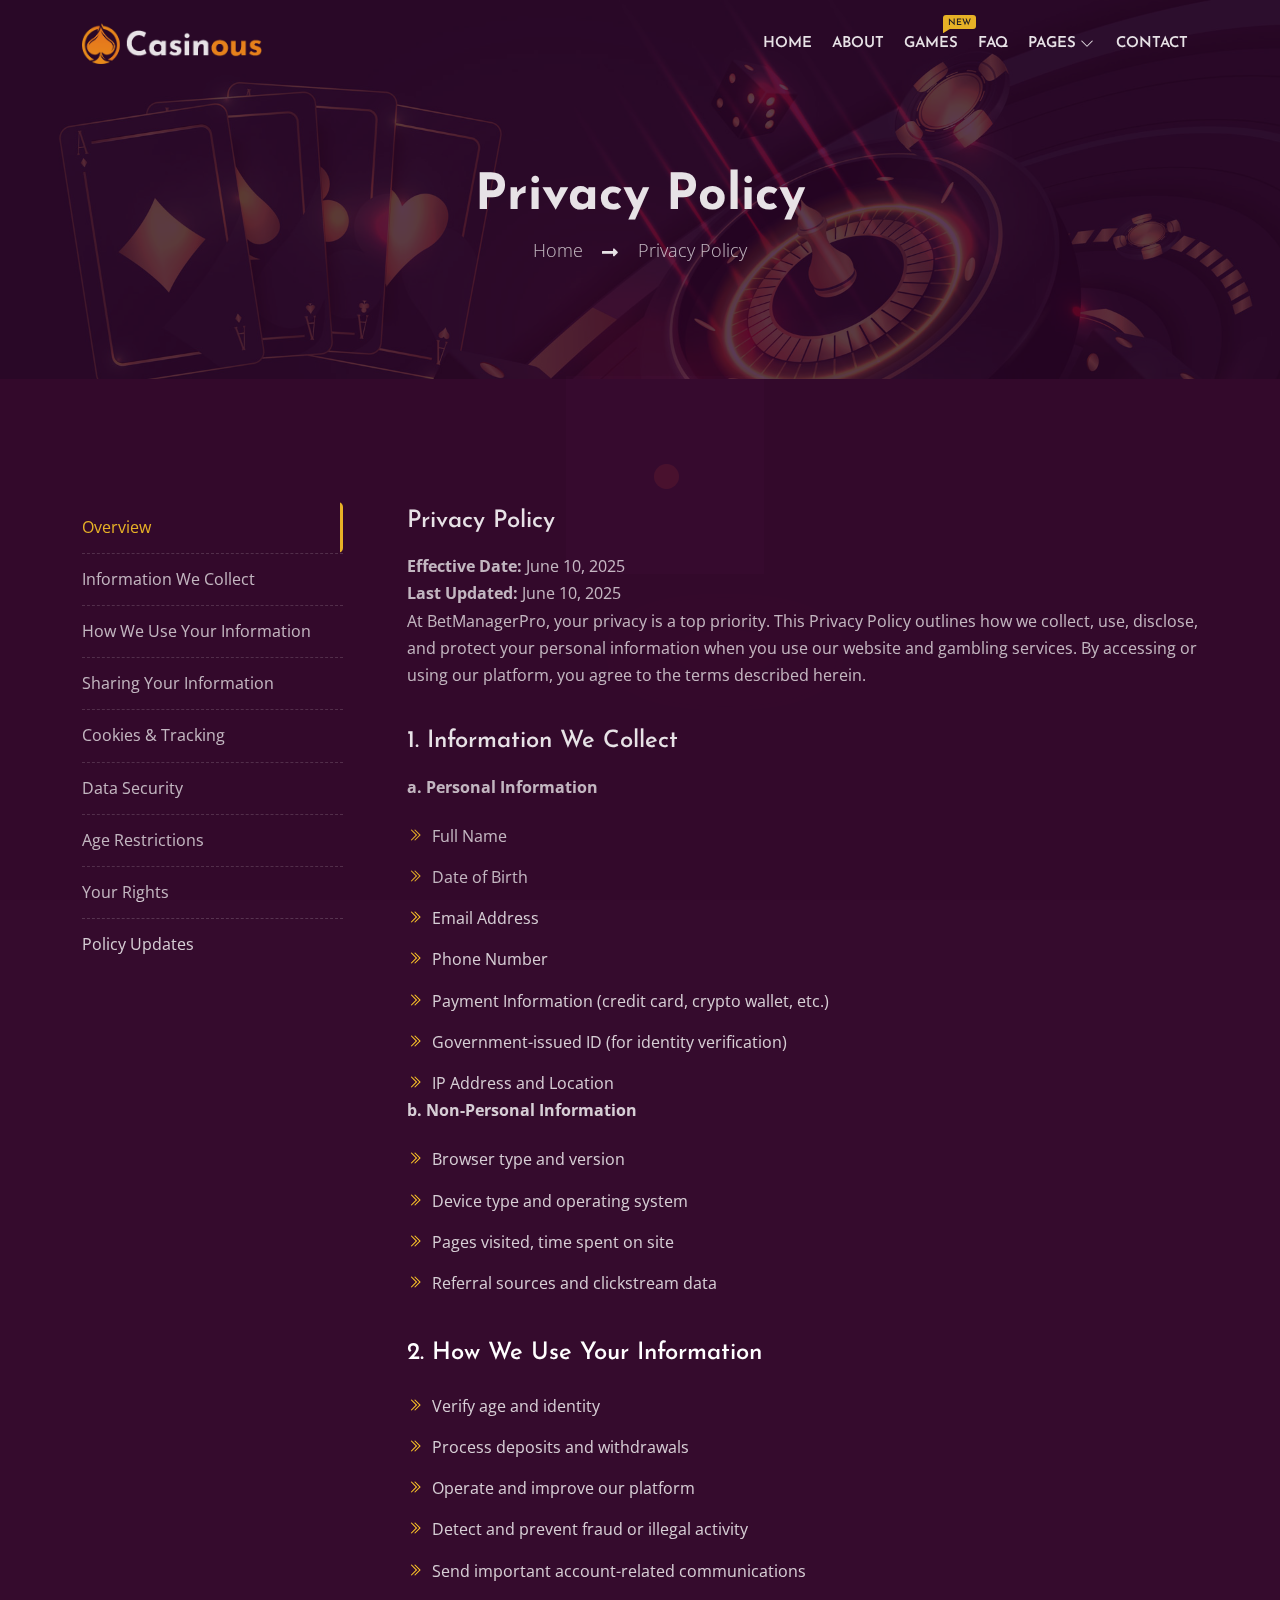
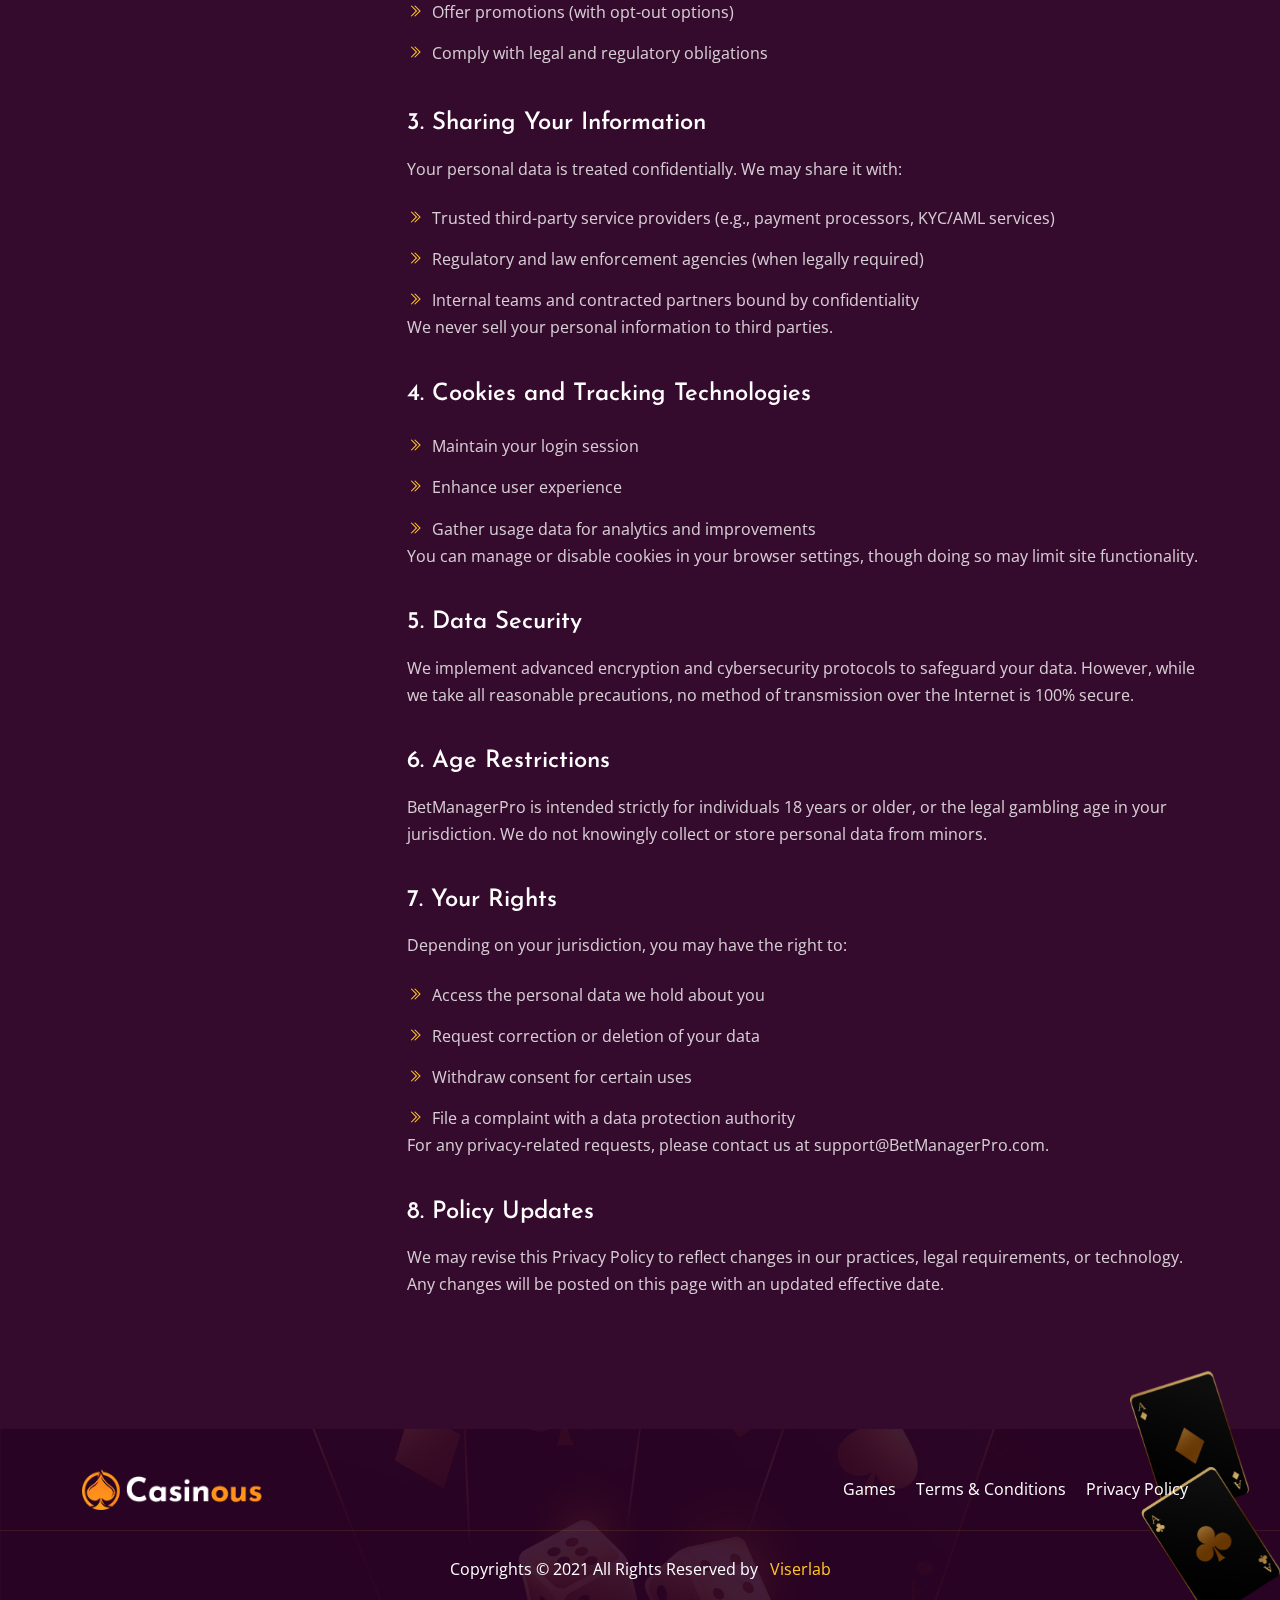
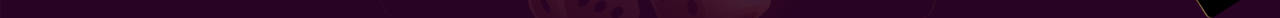
<file: policy.html>
<!-- meta tags and other links --><!DOCTYPE html><html lang="en"><head>
    <meta charset="UTF-8">
    <meta name="viewport" content="width=device-width, initial-scale=1.0">
    <title>Casino - Online Casino Platform</title>
    <link rel="icon" type="image/png" href="images/logo.png" sizes="16x16">
    <!-- bootstrap 5  -->
    <link rel="stylesheet" href="css/bootstrap.min.css">
    <!-- Icon Link  -->
    <link rel="stylesheet" href="css/all.min.css"> 
    <link rel="stylesheet" href="css/line-awesome.min.css"> 
    <link rel="stylesheet" href="css/animate.css"> 

    <!-- Plugin Link -->
    <link rel="stylesheet" href="css/slick.css">

    <!-- Main css -->
    <link rel="stylesheet" href="css/main.css">
</head>
    <body data-bs-spy="scroll" data-bs-offset="170" data-bs-target=".privacy-policy-sidebar-menu">

        <div class="overlay"></div>
        <div class="preloader">
            <div class="scene" id="scene">
                <input type="checkbox" id="andicator">
                <div class="cube">
                    <div class="cube__face cube__face--front"><i></i></div>
                    <div class="cube__face cube__face--back"><i></i><i></i></div>
                    <div class="cube__face cube__face--right">
                        <i></i> <i></i> <i></i> <i></i> <i></i>
                    </div>
                    <div class="cube__face cube__face--left">
                        <i></i> <i></i> <i></i> <i></i> <i></i> <i></i>
                    </div>
                    <div class="cube__face cube__face--top">
                        <i></i> <i></i> <i></i>
                    </div>
                    <div class="cube__face cube__face--bottom">
                        <i></i> <i></i> <i></i> <i></i>
                    </div>
                </div>
            </div>
        </div>

    <div class="header">
    <div class="container">
        <div class="header-bottom">
            <div class="header-bottom-area align-items-center">
                <div class="logo"><a href="index.html"><img src="images/logo.png" alt="logo"></a></div>
                <ul class="menu">
                    <li>
                        <a href="index.html">Home</a>
                    </li>
                    <li>
                        <a href="about.html">About</a>
                    </li>
                    <li>
                        <a href="games.html">Games <span class="badge badge--sm badge--base text-dark">NEW</span></a>
                    </li>
                    <li>
                        <a href="faq.html">Faq</a>
                    </li>
                    <li>
                        <a href="#0">Pages</a>
                        <ul class="sub-menu">
                            <li>
                                <a href="dashboard.html">User Dashboard</a>
                            </li>
                            <li>
                                <a href="game-details.html">Game Details</a>
                            </li>
                            <li>
                                <a href="policy.html">Privacy Policy</a>
                            </li>
                            <li>
                                <a href="terms-conditions.html">Terms & Conditions</a>
                            </li>
                            <li>
                                <a href="sign-in.html">Sign In</a>
                            </li>
                            <li>
                                <a href="sign-up.html">Sign Up</a>
                            </li>
                        </ul>
                    </li>

                    <li>
                        <a href="contact.html">Contact</a>
                    </li>
                    <button class="btn-close btn-close-white d-lg-none"></button>
                </ul>
                <div class="header-trigger-wrapper d-flex d-lg-none align-items-center">
                    <div class="header-trigger me-4">
                        <span></span>
                    </div>
                    <a href="sign-in.html" class="cmn--btn active btn--md d-none d-sm-block">Sign In</a>
                </div>
            </div>
        </div>
    </div>
</div>
    <!-- inner hero section start -->
<section class="inner-banner bg_img" style="background: url('images/bg2.jpg') top;">
  <div class="container">
    <div class="row justify-content-center">
      <div class="col-lg-7 col-xl-6 text-center">
        <h2 class="title text-white">Privacy Policy</h2>
        <ul class="breadcrumbs d-flex flex-wrap align-items-center justify-content-center">
          <li><a href="index.html">Home</a></li>
          <li>Privacy Policy</li>
        </ul>
      </div>
    </div>
  </div>
</section>
<!-- inner hero section end -->


    <!-- Privacy Policy Section Starts Here -->
    <section class="privacy-policy padding-top padding-bottom">
        <div class="container">
            <div class="row gy-5">
                <div class="col-lg-3">
                    <ul class="privacy-policy-sidebar-menu">
                        <li>
                            <a href="#overview" class="active nav-link">Overview</a>
                        </li>
                        <li>
                            <a href="#information-we-collect" class="nav-link">Information We Collect</a>
                        </li>
                        <li>
                            <a href="#use-of-information" class="nav-link">How We Use Your Information</a>
                        </li>
                        <li>
                            <a href="#sharing-information" class="nav-link">Sharing Your Information</a>
                        </li>
                        <li>
                            <a href="#cookies" class="nav-link">Cookies & Tracking</a>
                        </li>
                        <li>
                            <a href="#data-security" class="nav-link">Data Security</a>
                        </li>
                        <li>
                            <a href="#age-restrictions" class="nav-link">Age Restrictions</a>
                        </li>
                        <li>
                            <a href="#your-rights" class="nav-link">Your Rights</a>
                        </li>
                        <li>
                            <a href="#policy-updates" class="nav-link">Policy Updates</a>
                        </li>
                    </ul>
                </div>
                <div class="col-lg-9">
                    <div class="privacy-policy-content">
                        <div class="content-item">
                            <h4 class="title" id="overview">Privacy Policy</h4>
                            <p><strong>Effective Date:</strong> June 10, 2025<br>
                            <strong>Last Updated:</strong> June 10, 2025</p>
                            <p>
                                At BetManagerPro, your privacy is a top priority. This Privacy Policy outlines how we collect, use, disclose, and protect your personal information when you use our website and gambling services. By accessing or using our platform, you agree to the terms described herein.
                            </p>
                        </div>
                        <div class="content-item">
                            <h4 class="title" id="information-we-collect">1. Information We Collect</h4>
                            <p><strong>a. Personal Information</strong></p>
                            <ul class="info-list">
                                <li>Full Name</li>
                                <li>Date of Birth</li>
                                <li>Email Address</li>
                                <li>Phone Number</li>
                                <li>Payment Information (credit card, crypto wallet, etc.)</li>
                                <li>Government-issued ID (for identity verification)</li>
                                <li>IP Address and Location</li>
                            </ul>
                            <p><strong>b. Non-Personal Information</strong></p>
                            <ul class="info-list">
                                <li>Browser type and version</li>
                                <li>Device type and operating system</li>
                                <li>Pages visited, time spent on site</li>
                                <li>Referral sources and clickstream data</li>
                            </ul>
                        </div>
                        <div class="content-item">
                            <h4 class="title" id="use-of-information">2. How We Use Your Information</h4>
                            <ul class="info-list">
                                <li>Verify age and identity</li>
                                <li>Process deposits and withdrawals</li>
                                <li>Operate and improve our platform</li>
                                <li>Detect and prevent fraud or illegal activity</li>
                                <li>Send important account-related communications</li>
                                <li>Offer promotions (with opt-out options)</li>
                                <li>Comply with legal and regulatory obligations</li>
                            </ul>
                        </div>
                        <div class="content-item">
                            <h4 class="title" id="sharing-information">3. Sharing Your Information</h4>
                            <p>Your personal data is treated confidentially. We may share it with:</p>
                            <ul class="info-list">
                                <li>Trusted third-party service providers (e.g., payment processors, KYC/AML services)</li>
                                <li>Regulatory and law enforcement agencies (when legally required)</li>
                                <li>Internal teams and contracted partners bound by confidentiality</li>
                            </ul>
                            <p>We never sell your personal information to third parties.</p>
                        </div>
                        <div class="content-item">
                            <h4 class="title" id="cookies">4. Cookies and Tracking Technologies</h4>
                            <ul class="info-list">
                                <li>Maintain your login session</li>
                                <li>Enhance user experience</li>
                                <li>Gather usage data for analytics and improvements</li>
                            </ul>
                            <p>
                                You can manage or disable cookies in your browser settings, though doing so may limit site functionality.
                            </p>
                        </div>
                        <div class="content-item">
                            <h4 class="title" id="data-security">5. Data Security</h4>
                            <p>
                                We implement advanced encryption and cybersecurity protocols to safeguard your data. However, while we take all reasonable precautions, no method of transmission over the Internet is 100% secure.
                            </p>
                        </div>
                        <div class="content-item">
                            <h4 class="title" id="age-restrictions">6. Age Restrictions</h4>
                            <p>
                                BetManagerPro is intended strictly for individuals 18 years or older, or the legal gambling age in your jurisdiction. We do not knowingly collect or store personal data from minors.
                            </p>
                        </div>
                        <div class="content-item">
                            <h4 class="title" id="your-rights">7. Your Rights</h4>
                            <p>
                                Depending on your jurisdiction, you may have the right to:
                            </p>
                            <ul class="info-list">
                                <li>Access the personal data we hold about you</li>
                                <li>Request correction or deletion of your data</li>
                                <li>Withdraw consent for certain uses</li>
                                <li>File a complaint with a data protection authority</li>
                            </ul>
                            <p>
                                For any privacy-related requests, please contact us at <a href="mailto:support@BetManagerPro.com">support@BetManagerPro.com</a>.
                            </p>
                        </div>
                        <div class="content-item">
                            <h4 class="title" id="policy-updates">8. Policy Updates</h4>
                            <p>
                                We may revise this Privacy Policy to reflect changes in our practices, legal requirements, or technology. Any changes will be posted on this page with an updated effective date.
                            </p>
                        </div>
                    </div>
                </div>
            </div>
        </div>
    </section>
    <!-- Privacy Policy Section Ends Here -->


    <!-- Footer Section Starts Here -->
<footer class="footer-section bg_img" style="background: url(images/bg.jpg) center;">
    <div class="footer-top">
        <div class="container">
            <div class="footer-wrapper d-flex flex-wrap align-items-center justify-content-md-between justify-content-center">
                <div class="logo mb-3 mb-md-0"><a href="index.html"><img src="images/logo.png" alt="logo"></a></div>
                <ul class="footer-links d-flex flex-wrap justify-content-center">
                    <li><a href="games.html">Games</a></li>
                    <li><a href="terms-conditions.html">Terms & Conditions</a></li>
                    <li><a href="policy.html">Privacy Policy</a></li>
                </ul>
            </div>
        </div>
    </div>
    <div class="footer-bottom">
        <div class="container">
            <div class="footer-wrapper d-flex flex-wrap justify-content-center align-items-center text-center">
                <p class="copyright text-white">Copyrights © 2021 All Rights Reserved by <a href="#0" class=" text--base ms-2">Viserlab</a></p>
            </div>
        </div>
    </div>
    <div class="shapes">
        <img src="images/shape.png" alt="footer" class="shape1">
    </div>
</footer>
<!-- Footer Section Ends Here -->
    

<!-- jQuery library -->
<script src="js/jquery-3.6.0.min.js"></script>
<!-- bootstrap 5 js -->
<script src="js/bootstrap.min.js"></script>

<!-- Pluglin Link -->
<script src="js/slick.min.js"></script>

<!-- main js -->
<script src="js/main.js"></script>  

</body></html>
</file>
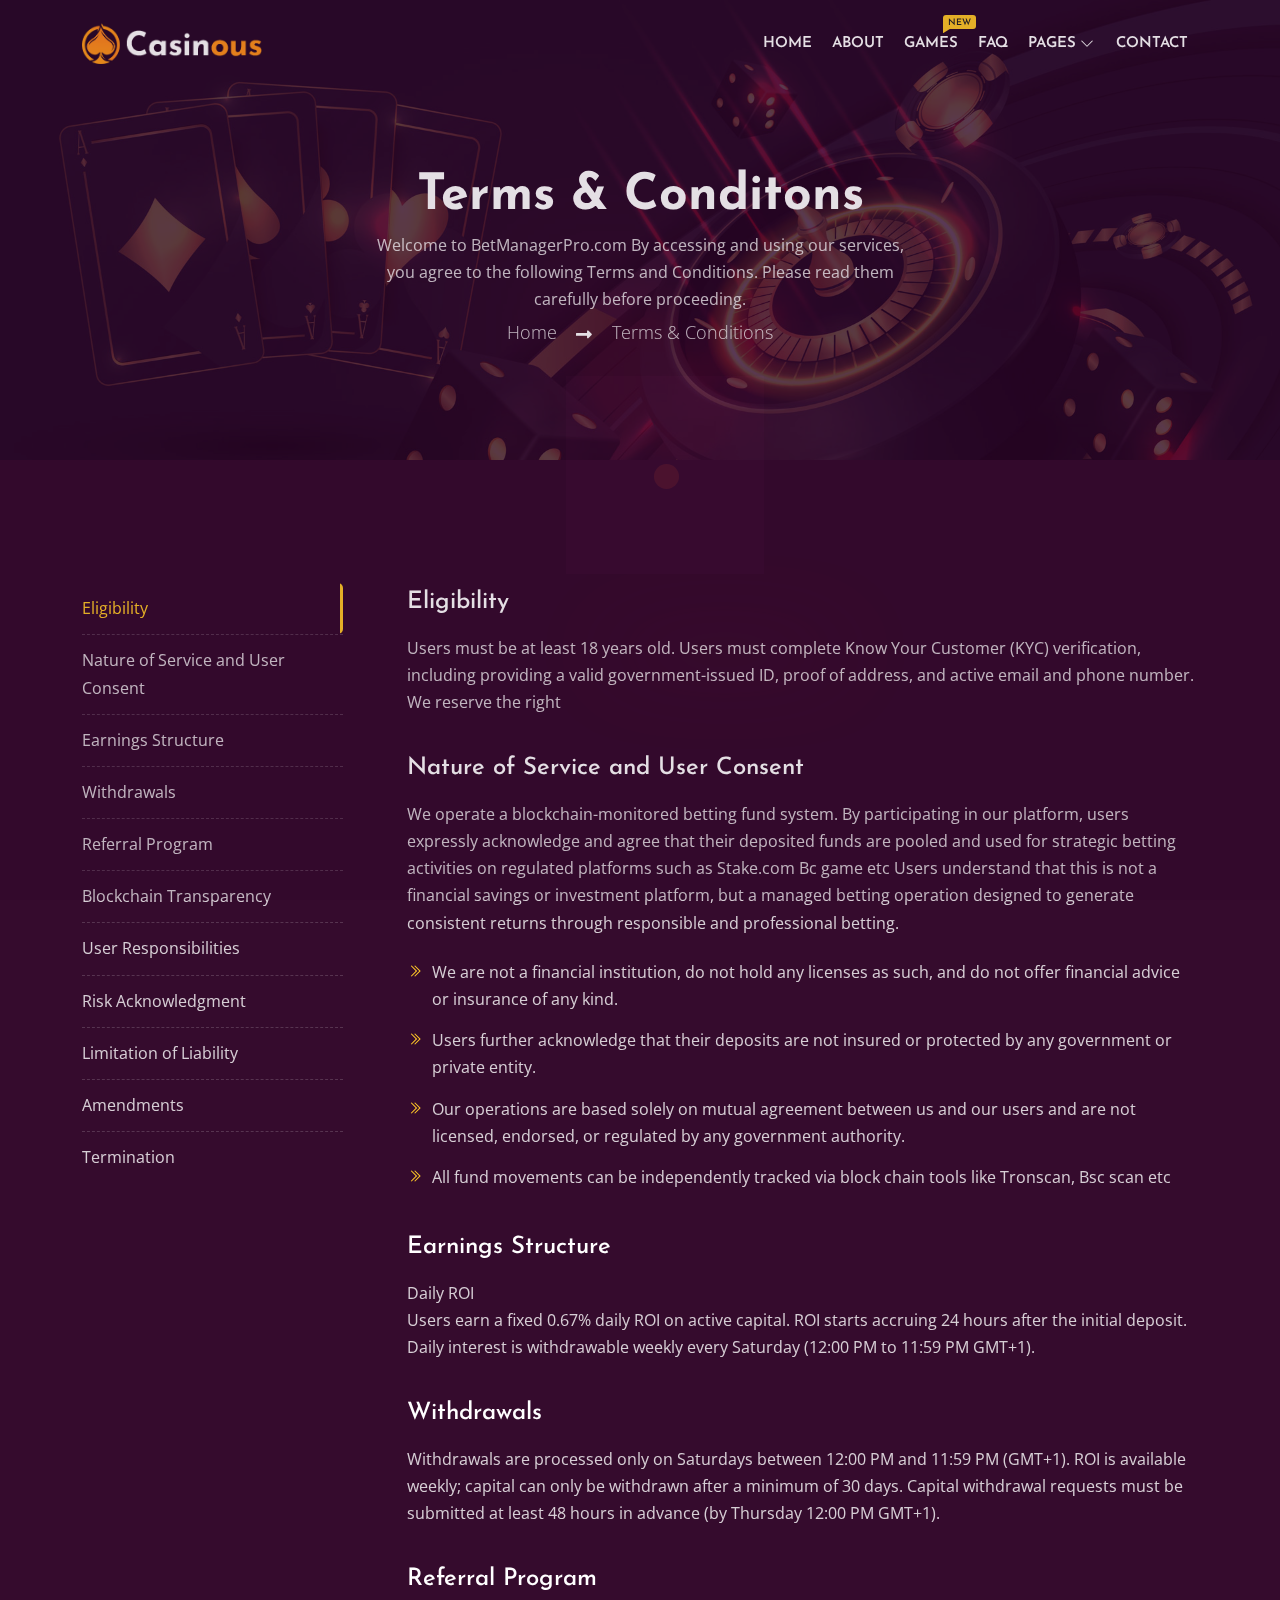
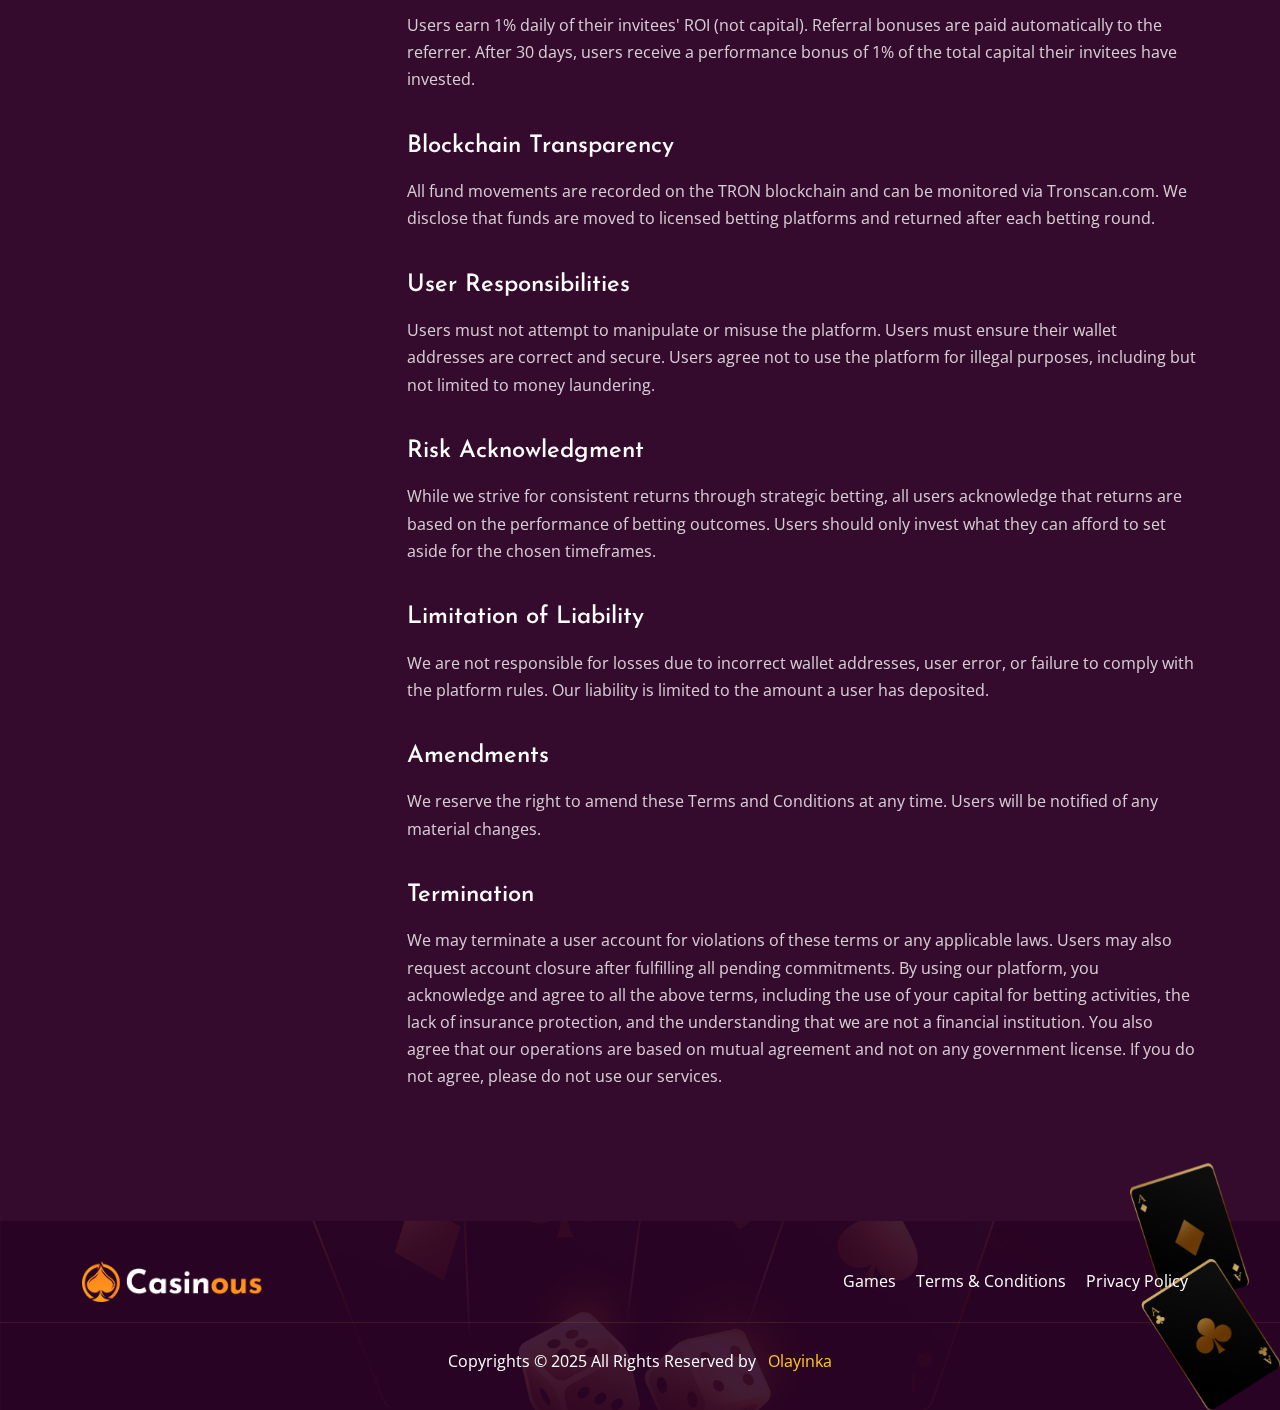
<file: terms-conditions.html>
<!-- meta tags and other links -->
<!DOCTYPE html>
<html lang="en">

<head>
    <meta charset="UTF-8">
    <meta name="viewport" content="width=device-width, initial-scale=1.0">
    <title>Casino - Online Casino Platform</title>
    <link rel="icon" type="image/png" href="images/logo.png" sizes="16x16">
    <!-- bootstrap 5  -->
    <link rel="stylesheet" href="css/bootstrap.min.css">
    <!-- Icon Link  -->
    <link rel="stylesheet" href="css/all.min.css">
    <link rel="stylesheet" href="css/line-awesome.min.css">
    <link rel="stylesheet" href="css/animate.css">

    <!-- Plugin Link -->
    <link rel="stylesheet" href="css/slick.css">

    <!-- Main css -->
    <link rel="stylesheet" href="css/main.css">
</head>

<body data-bs-spy="scroll" data-bs-offset="170" data-bs-target=".privacy-policy-sidebar-menu">

    <div class="overlay"></div>
    <div class="preloader">
        <div class="scene" id="scene">
            <input type="checkbox" id="andicator">
            <div class="cube">
                <div class="cube__face cube__face--front"><i></i></div>
                <div class="cube__face cube__face--back"><i></i><i></i></div>
                <div class="cube__face cube__face--right">
                    <i></i> <i></i> <i></i> <i></i> <i></i>
                </div>
                <div class="cube__face cube__face--left">
                    <i></i> <i></i> <i></i> <i></i> <i></i> <i></i>
                </div>
                <div class="cube__face cube__face--top">
                    <i></i> <i></i> <i></i>
                </div>
                <div class="cube__face cube__face--bottom">
                    <i></i> <i></i> <i></i> <i></i>
                </div>
            </div>
        </div>
    </div>

    <div class="header">
        <div class="container">
            <div class="header-bottom">
                <div class="header-bottom-area align-items-center">
                    <div class="logo"><a href="index.html"><img src="images/logo.png" alt="logo"></a></div>
                    <ul class="menu">
                        <li>
                            <a href="index.html">Home</a>
                        </li>
                        <li>
                            <a href="about.html">About</a>
                        </li>
                        <li>
                            <a href="games.html">Games <span
                                    class="badge badge--sm badge--base text-dark">NEW</span></a>
                        </li>
                        <li>
                            <a href="faq.html">Faq</a>
                        </li>
                        <li>
                            <a href="#0">Pages</a>
                            <ul class="sub-menu">
                                <li>
                                    <a href="dashboard.html">User Dashboard</a>
                                </li>
                                <li>
                                    <a href="game-details.html">Game Details</a>
                                </li>
                                <li>
                                    <a href="policy.html">Privacy Policy</a>
                                </li>
                                <li>
                                    <a href="terms-conditions.html">Terms & Conditions</a>
                                </li>
                                <li>
                                    <a href="sign-in.html">Sign In</a>
                                </li>
                                <li>
                                    <a href="sign-up.html">Sign Up</a>
                                </li>
                            </ul>
                        </li>

                        <li>
                            <a href="contact.html">Contact</a>
                        </li>
                        <button class="btn-close btn-close-white d-lg-none"></button>
                    </ul>
                    <div class="header-trigger-wrapper d-flex d-lg-none align-items-center">
                        <div class="header-trigger me-4">
                            <span></span>
                        </div>
                        <a href="sign-in.html" class="cmn--btn active btn--md d-none d-sm-block">Sign In</a>
                    </div>
                </div>
            </div>
        </div>
    </div>
    <!-- inner hero section start -->
    <section class="inner-banner bg_img" style="background: url('images/bg2.jpg') top;">
        <div class="container">
            <div class="row justify-content-center">
                <div class="col-lg-7 col-xl-6 text-center">
                    <h2 class="title text-white">Terms & Conditons</h2>
                    <p>Welcome to BetManagerPro.com By accessing and using our services, you agree to the following
                        Terms and Conditions. Please read them carefully before proceeding.</p>
                    <ul class="breadcrumbs d-flex flex-wrap align-items-center justify-content-center">
                        <li><a href="index.html">Home</a></li>
                        <li>Terms & Conditions</li>
                    </ul>
                </div>
            </div>
        </div>
    </section>
    <!-- inner hero section end -->


    <!-- Privacy Policy Section Starts Here -->
    <section class="privacy-policy padding-top padding-bottom">
        <div class="container">
            <div class="row gy-5">
                <div class="col-lg-3">
                    <ul class="privacy-policy-sidebar-menu">
                        <li>
                            <a href="#overview" class="active nav-link">Eligibility</a>
                        </li>
                        <li>
                            <a href="#data-collection" class="nav-link">Nature of Service and User Consent</a>
                        </li>
                        <li>
                            <a href="#cookies" class="nav-link">Earnings Structure</a>
                        </li>
                        <li>
                            <a href="#data-security" class="nav-link">Withdrawals</a>
                        </li>
                        <li>
                            <a href="#overview2" class="nav-link">Referral Program</a>
                        </li>
                        <li>
                            <a href="#overview3" class="nav-link">Blockchain Transparency</a>
                        </li>
                        <li>
                            <a href="#overview4" class="nav-link">User Responsibilities</a>
                        </li>
                        <li>
                            <a href="#overview5" class="nav-link">Risk Acknowledgment</a>
                        </li>
                        <li>
                            <a href="#overview6" class="nav-link">Limitation of Liability</a>
                        </li>
                        <li>
                            <a href="#overview7" class="nav-link"> Amendments</a>
                        </li>
                        <li>
                            <a href="#overview8" class="nav-link"> Termination</a>
                        </li>
                    </ul>
                </div>
                <div class="col-lg-9">
                    <div class="privacy-policy-content">
                        <div class="content-item">
                            <h4 class="title" id="overview">Eligibility</h4>
                            <p>
                                Users must be at least 18 years old.
                                Users must complete Know Your Customer (KYC) verification, including providing a valid
                                government-issued ID, proof of address, and active email and phone number.
                                We reserve the right </p>
                        </div>
                        <div class="content-item">
                            <h4 class="title" id="data-collection">Nature of Service and User Consent</h4>
                            <p>
                                We operate a blockchain-monitored betting fund system.
                                By participating in our platform, users expressly acknowledge and agree that their
                                deposited funds are pooled and used for strategic betting activities on regulated
                                platforms such as Stake.com Bc game etc
                                Users understand that this is not a financial savings or investment platform, but a
                                managed betting operation designed to generate consistent returns through responsible
                                and professional betting.

                            </p>
                            <ul class="info-list">
                                <li>We are not a financial institution, do not hold any licenses as such, and do not
                                    offer financial advice or insurance of any kind.</li>
                                <li>Users further acknowledge that their deposits are not insured or protected by any
                                    government or private entity.</li>
                                <li>Our operations are based solely on mutual agreement between us and our users and are
                                    not licensed, endorsed, or regulated by any government authority.</li>
                                <li>All fund movements can be independently tracked via block chain tools like Tronscan,
                                    Bsc scan etc</li>
                            </ul>
                        </div>
                        <div class="content-item">
                            <h4 class="title" id="cookies">Earnings Structure</h4>
                            <p>
                                Daily ROI <br>
                                Users earn a fixed 0.67% daily ROI on active capital.
                                ROI starts accruing 24 hours after the initial deposit.
                                Daily interest is withdrawable weekly every Saturday (12:00 PM to 11:59 PM GMT+1).

                            </p>
                        </div>
                        <div class="content-item">
                            <h4 class="title" id="data-security">Withdrawals</h4>
                            <p>
                                Withdrawals are processed only on Saturdays between 12:00 PM and 11:59 PM (GMT+1).
                                ROI is available weekly; capital can only be withdrawn after a minimum of 30 days.
                                Capital withdrawal requests must be submitted at least 48 hours in advance (by Thursday
                                12:00 PM GMT+1).

                            </p>
                        </div>
                        <div class="content-item">
                            <h4 class="title" id="overview2">Referral Program</h4>
                            <p>
                                Users earn 1% daily of their invitees' ROI (not capital).
                                Referral bonuses are paid automatically to the referrer.
                                After 30 days, users receive a performance bonus of 1% of the total capital their
                                invitees have invested.

                            </p>
                        </div>
                        <div class="content-item">
                            <h4 class="title" id="overview3">Blockchain Transparency</h4>
                            <p>
                                All fund movements are recorded on the TRON blockchain and can be monitored via
                                Tronscan.com.
                                We disclose that funds are moved to licensed betting platforms and returned after each
                                betting round.

                            </p>
                        </div>
                        <div class="content-item">
                            <h4 class="title" id="overview4">User Responsibilities</h4>
                            <p>
                                Users must not attempt to manipulate or misuse the platform.
                                Users must ensure their wallet addresses are correct and secure.
                                Users agree not to use the platform for illegal purposes, including but not limited to
                                money laundering.


                            </p>
                        </div>
                        <div class="content-item">
                            <h4 class="title" id="overview5">Risk Acknowledgment</h4>
                            <p>
                                While we strive for consistent returns through strategic betting, all users acknowledge
                                that returns are based on the performance of betting outcomes.
                                Users should only invest what they can afford to set aside for the chosen timeframes.



                            </p>
                        </div>
                        <div class="content-item">
                            <h4 class="title" id="overview6">Limitation of Liability</h4>
                            <p>
                                We are not responsible for losses due to incorrect wallet addresses, user error, or
                                failure to comply with the platform rules.
                                Our liability is limited to the amount a user has deposited.

                            </p>
                        </div>
                        <div class="content-item">
                            <h4 class="title" id="overview7">Amendments</h4>
                            <p>We reserve the right to amend these Terms and Conditions at any time. Users will be
                                notified of any material changes.
                            </p>
                        </div>
                        <div class="content-item">
                            <h4 class="title" id="overview8">Termination</h4>
                            <p>We may terminate a user account for violations of these terms or any applicable laws.
                                Users may also request account closure after fulfilling all pending commitments.
                                By using our platform, you acknowledge and agree to all the above terms, including the
                                use of your capital for betting activities, the lack of insurance protection, and the
                                understanding that we are not a financial institution. You also agree that our
                                operations are based on mutual agreement and not on any government license. If you do
                                not agree, please do not use our services.

                            </p>
                        </div>
                    </div>
                </div>
            </div>
        </div>
    </section>
    <!-- Privacy Policy Section Ends Here -->


    <!-- Footer Section Starts Here -->
    <footer class="footer-section bg_img" style="background: url(images/bg.jpg) center;">
        <div class="footer-top">
            <div class="container">
                <div
                    class="footer-wrapper d-flex flex-wrap align-items-center justify-content-md-between justify-content-center">
                    <div class="logo mb-3 mb-md-0"><a href="index.html"><img src="images/logo.png" alt="logo"></a></div>
                    <ul class="footer-links d-flex flex-wrap justify-content-center">
                        <li><a href="games.html">Games</a></li>
                        <li><a href="terms-conditions.html">Terms & Conditions</a></li>
                        <li><a href="policy.html">Privacy Policy</a></li>
                    </ul>
                </div>
            </div>
        </div>
        <div class="footer-bottom">
            <div class="container">
                <div class="footer-wrapper d-flex flex-wrap justify-content-center align-items-center text-center">
                    <p class="copyright text-white">Copyrights © 2025 All Rights Reserved by <a href="#0"
                            class=" text--base ms-2">Olayinka</a></p>
                </div>
            </div>
        </div>
        <div class="shapes">
            <img src="images/shape.png" alt="footer" class="shape1">
        </div>
    </footer>
    <!-- Footer Section Ends Here -->


    <!-- jQuery library -->
    <script src="js/jquery-3.6.0.min.js"></script>
    <!-- bootstrap 5 js -->
    <script src="js/bootstrap.min.js"></script>

    <!-- Pluglin Link -->
    <script src="js/slick.min.js"></script>

    <!-- main js -->
    <script src="js/main.js"></script>

</body>

</html>
</file>
<file: css/main.css>
@import url("https://fonts.googleapis.com/css2?family=Josefin+Sans:wght@100;200;300;400;500;600;700&family=Open+Sans:wght@300;400&display=swap");

.theme-one {
    color: #FF3653 !important;
}

.theme-one-bg {
    background: #FF3653 !important;
}

.theme-two {
    color: #18D39E !important;
}

.theme-two-bg {
    background: #18D39E !important;
}

.theme-three {
    color: #0C93D2 !important;
}

.theme-three-bg {
    background: #0C93D2 !important;
}

.theme-four {
    color: #F6A200 !important;
}

.theme-four-bg {
    background: #F6A200 !important;
}

.fs-sm {
    font-size: 14px;
}

.gradient-one {
    background: linear-gradient(top, #fdb125 45%, #e07e1e 48%, #fcb100 85%) !important;
}

.gradient-two {
    background: linear-gradient(-40deg, #37ACE2 19%, #03CAAE 81%) !important;
}

.gradient-three {
    background: linear-gradient(-40deg, #b31da3 9%, #d63f87 50%, #f9606a 88%) !important;
}

.gradient-four {
    background: linear-gradient(-40deg, #7e2afc 39%, #903df7 70%, #a250f2 88%) !important;
}

/* Text Color */
.text--primary {
    color: #ff5201 !important;
}

.text--secondary {
    color: #78818A !important;
}

.text--base {
    color: #FFC827 !important;
}

.text--danger {
    color: #EA5455 !important;
}

.text--warning {
    color: #FF9F43 !important;
}

.text--info {
    color: #1E9FF2 !important;
}

.text--success {
    color: #28C76F !important;
}

.text--dark {
    color: #343A40 !important;
}

.text--white {
    color: #fff !important;
}

/* Btn Color */
.border--white {
    border-color: rgba(255, 255, 255, 0.15) !important;
}

.border--dark {
    border-color: rgba(31, 31, 35, 0.15) !important;
}

.border--base {
    border-color: rgba(255, 200, 39, 0.15) !important;
}

.border--primary {
    border-color: rgba(255, 82, 1, 0.15) !important;
}

.border--secondary {
    border-color: rgba(120, 129, 138, 0.15) !important;
}

.btn--outline {
    border: 1px solid #FFC827 !important;
}

.btn--border {
    border: 1px solid #FFC827 !important;
}

.btn--round {
    border-radius: 35px !important;
}

.radius-0 {
    border-radius: 0 !important;
}

.radius-5 {
    border-radius: 5px !important;
}

.radius-50 {
    border-radius: 50% !important;
}

.btn--primary {
    color: #fff !important;
    background: #ff5201 !important;
    border-color: #ff5201 !important;
}

.btn--secondary {
    color: #fff !important;
    background: #78818A !important;
    border-color: #78818A !important;
}

.btn--base {
    color: #fff !important;
    background: #FFC827 !important;
    border-color: #FFC827 !important;
}

.btn--danger {
    color: #fff !important;
    background: #EA5455 !important;
    border-color: #EA5455 !important;
}

.btn--warning {
    color: #fff !important;
    background: #FF9F43 !important;
    border-color: #FF9F43 !important;
}

.btn--info {
    color: #fff !important;
    background: #1E9FF2 !important;
    border-color: #1E9FF2 !important;
}

.btn--success {
    color: #fff !important;
    background: #28C76F !important;
    border-color: #28C76F !important;
}

.btn--dark {
    color: #fff !important;
    background: #343A40 !important;
    border-color: #343A40 !important;
}

.badge--primary {
    color: #fff !important;
    background: #ff5201 !important;
    border-color: #ff5201 !important;
}

.badge--secondary {
    color: #fff !important;
    background: #78818A !important;
    border-color: #78818A !important;
}

.badge--base {
    color: #fff !important;
    background: #FFC827 !important;
    border-color: #FFC827 !important;
}

.badge--danger {
    color: #fff !important;
    background: #EA5455 !important;
    border-color: #EA5455 !important;
}

.badge--warning {
    color: #fff !important;
    background: #FF9F43 !important;
    border-color: #FF9F43 !important;
}

.badge--info {
    color: #fff !important;
    background: #1E9FF2 !important;
    border-color: #1E9FF2 !important;
}

.badge--success {
    color: #fff !important;
    background: #28C76F !important;
    border-color: #28C76F !important;
}

.badge--dark {
    color: #fff !important;
    background: #343A40 !important;
    border-color: #343A40 !important;
}

/* Background Color */
.bg--primary {
    background: #ff5201 !important;
}

.bg--secondary {
    background: #78818A !important;
}

.bg--base {
    background: #FFC827 !important;
}

.bg--danger {
    background: #EA5455 !important;
}

.bg--warning {
    background: #FF9F43 !important;
}

.bg--info {
    background: #1E9FF2 !important;
}

.bg--success {
    background: #28C76F !important;
}

.bg--dark {
    background: #343A40 !important;
}

.bg--white {
    background: #fff !important;
}

.bg--none {
    background: transparent !important;
}

.shadow--base {
    box-shadow: 0 0 25px rgba(255, 200, 39, 0.45) !important;
}

.shadow--primary {
    box-shadow: 0 0 25px rgba(255, 82, 1, 0.35) !important;
}

.shadow--secondary {
    box-shadow: 0 3px 15px rgba(120, 129, 138, 0.45) !important;
}

.facebook {
    color: #3b5998 !important;
    border: 1px solid rgba(59, 89, 152, 0.9) !important;
}

.facebook:hover {
    background: #3b5998 !important;
    color: #fff !important;
}

.twitter {
    color: #55acee !important;
    border: 1px solid rgba(85, 172, 238, 0.9) !important;
}

.twitter:hover {
    background: #55acee !important;
    color: #fff !important;
}

.vimeo {
    color: #1ab7ea !important;
    border: 1px solid rgba(26, 183, 234, 0.9) !important;
}

.vimeo:hover {
    background: #1ab7ea !important;
    color: #fff !important;
}

.instagram {
    color: #e4405f !important;
    border: 1px solid rgba(228, 64, 95, 0.9) !important;
}

.instagram:hover {
    background: #e4405f !important;
    color: #fff !important;
}

.youtube {
    color: #cd201f !important;
    border: 1px solid rgba(205, 32, 31, 0.9) !important;
}

.youtube:hover {
    background: #cd201f !important;
    color: #fff !important;
}

.facebook-bg {
    background: #3b5998 !important;
    border-color: transparent !important;
}

.facebook-bg:hover {
    background: #3b5998 !important;
    color: #fff !important;
}

.twitter-bg {
    background: #55acee !important;
    border-color: transparent !important;
}

.twitter-bg:hover {
    background: #55acee !important;
    color: #fff !important;
}

.vimeo-bg {
    background: #1ab7ea !important;
    border-color: transparent !important;
}

.vimeo-bg:hover {
    background: #1ab7ea !important;
    color: #fff !important;
}

.instagram-bg {
    background: #e4405f !important;
    border-color: transparent !important;
}

.instagram-bg:hover {
    background: #e4405f !important;
    color: #fff !important;
}

.youtube-bg {
    background: #cd201f !important;
    border-color: transparent !important;
}

.youtube-bg:hover {
    background: #cd201f !important;
    color: #fff !important;
}

.google-bg {
    background: #dd4b39 !important;
    border-color: transparent !important;
}

.google-bg:hover {
    background: #dd4b39 !important;
    color: #fff !important;
}

.pb-80 {
    padding-bottom: 80px;
}

.pt-80 {
    padding-top: 80px;
}

html {
    scroll-behavior: smooth;
}

body {
    padding: 0;
    margin: 0;
    font-size: 16px;
    color: rgba(255, 255, 255, 0.8);
    line-height: 1.7;
    font-family: "Open Sans", sans-serif;
    background: #350b2d;
    display: flex;
    flex-direction: column;
    justify-content: space-between;
    min-height: 100vh;
}

h1,
h2,
h3,
h4,
h5,
h6 {
    font-weight: 700;
    margin: 0;
    line-height: 1.4;
    color: #fff;
    font-family: "Josefin Sans", sans-serif;
}

h1 a,
  h2 a,
  h3 a,
  h4 a,
  h5 a,
  h6 a {
    color: #fff;
}

h1 {
    font-size: 70px;
}

h2 {
    font-size: 50px;
    margin-top: -8px;
}

h3 {
    font-size: 26px;
    margin-top: -5px;
}

h4 {
    font-size: 24px;
    margin-top: -4px;
    font-weight: 500;
}

h5 {
    font-size: 20px;
    margin-top: -3px;
    font-weight: 500;
}

h6 {
    font-size: 18px;
    margin-top: -2px;
    font-weight: 500;
}

p {
    margin: 0;
    padding: 0;
}

a {
    display: inline-block;
    text-decoration: none;
    color: rgba(255, 255, 255, 0.8);
    -webkit-transition: all ease .3s;
    -moz-transition: all ease .3s;
    transition: all ease .3s;
}

a:hover {
    color: #FFC827;
}

span, sub, sup {
    display: inline-block;
    line-height: 1.7;
}

ul {
    margin: -7px 0;
    padding: 0;
}

ul li {
    list-style: none;
    padding: 7px 0;
}

.bg_img {
    background-size: cover !important;
    background-position: center center;
    background-repeat: no-repeat !important;
}

.bg_fixed {
    background-attachment: fixed !important;
}

.form-label {
    font-size: 15px;
    color: #fff;
}

.form--control {
    height: 50px;
    border-radius: 5px;
    border: 1px solid rgba(255, 255, 255, 0.17);
    outline: 0;
    box-shadow: none;
    color: rgba(255, 255, 255, 0.8);
    background: #350b2d;
}

.form--control:focus {
    color: #fff;
    background: #350b2d;
    border: 1px solid rgba(255, 200, 39, 0.6);
    outline: 0;
    box-shadow: none;
}

.form--control[type=file] {
    line-height: 25px;
    padding: 12px 25px;
}

.form--control[readonly] {
    background: rgba(255, 82, 1, 0.05) !important;
}

.form--control[readonly]:focus {
    border-color: rgba(255, 255, 255, 0.17);
}

.form--control.style-two {
    background: #2e0327;
}

select.lang-select {
    border: 0;
    background-color: transparent !important;
    color: #fff;
}

::-webkit-input-placeholder {
    color: rgba(255, 255, 255, 0.8) !important;
}

.h-40 {
    height: 40px !important;
}

.h-45 {
    height: 45px !important;
}

.h-50 {
    height: 50px !important;
}

textarea.form--control {
    height: 150px;
    padding-top: 10px;
}

.title, .name, img {
    -webkit-transition: all ease .3s;
    -moz-transition: all ease .3s;
    transition: all ease .3s;
}

.section-bg {
    background: #2e0327;
}

.custom--scrollbar ::-webkit-scrollbar {
    width: 5px !important;
    height: 5px;
}

.custom--scrollbar ::-webkit-scrollbar-thumb {
    background: rgba(255, 82, 1, 0.45) !important;
    border-radius: 5px !important;
}

.nice-select {
    width: auto;
    display: flex;
    align-items: center;
    line-height: 1;
    box-shadow: 3px 3px 10px 3px rgba(255, 82, 1, 0.05);
}

.nice-select:focus {
    border-color: rgba(255, 200, 39, 0.7);
}

.nice-select .list {
    max-height: 150px;
    overflow-y: auto;
    overflow-x: auto;
}

.nice-select .list li {
    min-height: 20px;
    max-height: 35px;
    display: flex;
    align-items: center;
}

.nice-select .list li::before {
    display: none;
}

.rtl {
    direction: rtl !important;
}

.form--check {
    display: flex;
    align-items: center;
}

.form--check label {
    line-height: 1;
    padding-left: 5px;
    font-size: 15px !important;
    cursor: pointer;
}

.form--check input[type="checkbox"] {
    display: flex;
    align-items: center;
    justify-content: center;
    margin: 0;
    height: 15px;
    width: 15px;
    cursor: pointer;
    background: #fff;
    border-radius: 3px;
    display: inline-block;
    position: relative;
}

.form--check input[type="checkbox"]::after {
    position: absolute;
    font-weight: 900;
    font-size: 16px;
    font-family: "Font Awesome 5 Free";
    content: '\f00c';
    font-size: 10px;
    color: #fff;
    visibility: hidden;
    background: #FFC827;
    line-height: 1;
    border-radius: 3px;
    width: 15px;
    height: 15px;
    left: 0;
    top: 0;
    text-align: center;
    line-height: 1.4;
}

.form--check input[type="checkbox"]:checked {
    border: none !important;
}

.form--check input[type="checkbox"]:checked::after {
    visibility: visible;
}

.custom--radio {
    display: flex;
}

.custom--radio label {
    margin-bottom: -2px;
    padding-left: 7px;
    font-size: 16px !important;
}

.custom--radio input[type="radio"] {
    appearance: none;
    padding: 0 !important;
    display: flex;
    align-items: center;
    justify-content: center;
    height: 15px;
    width: 15px;
    cursor: pointer;
    background: #fff;
    border: 1px solid rgba(255, 82, 1, 0.4) !important;
    border-radius: 2px;
    margin-top: 4px;
    border-radius: 2px;
}

.custom--radio input[type="radio"]:checked {
    background: transparent;
    border-color: transparent !important;
}

.custom--radio input[type="radio"]::after {
    position: absolute;
    font-weight: 900;
    font-size: 16px;
    font-family: "Line Awesome Free";
    content: '\f14a';
    font-size: 18px;
    color: #FFC827;
    visibility: hidden;
    opacity: 0;
}

.custom--radio input[type="radio"]:checked::after {
    visibility: visible;
    opacity: 1;
}

.scrollToTop {
    width: 40px;
    height: 40px;
    display: flex;
    align-items: center;
    justify-content: center;
    color: #fff;
    z-index: 9999;
    bottom: 30px;
    right: 30px;
    font-size: 20px;
    position: fixed;
    -webkit-transform: translateY(150px);
    -ms-transform: translateY(150px);
    transform: translateY(150px);
    background: #FFC827;
    border-radius: 3px;
}

.scrollToTop:hover {
    color: #fff;
}

.scrollToTop.active {
    transform: translateY(0);
    animation: bounceInDown 2s;
}

.scrollToTop i {
    transform: rotate(-45deg);
}

i {
    line-height: 1;
}

@media (min-width: 1200px) {
    .padding-top {
        padding-top: 130px;
    }

    .padding-bottom {
        padding-bottom: 130px;
    }
}

@media (max-width: 1199px) {
    h2 {
        font-size: 52px;
    }

    h3 {
        font-size: 24px;
    }

    h4 {
        font-size: 22px;
    }

    h5 {
        font-size: 18px;
    }

    h6 {
        font-size: 16px;
    }

    .padding-top {
        padding-top: 110px;
    }

    .padding-bottom {
        padding-bottom: 110px;
    }
}

@media (max-width: 991px) {
    h3 {
        font-size: 22px;
    }

    h5 {
        font-size: 17px;
    }

    .padding-top {
        padding-top: 90px;
    }

    .padding-bottom {
        padding-bottom: 90px;
    }
}

@media (max-width: 767px) {
    h2 {
        font-size: 42px;
    }

    h4 {
        font-size: 20px;
    }

    h6 {
        font-size: 15px;
    }

    .padding-top {
        padding-top: 80px;
    }

    .padding-bottom {
        padding-bottom: 80px;
    }
}

@media (max-width: 575px) {
    h2 {
        font-size: 36px;
    }

    h3 {
        font-size: 22px;
    }

    h4 {
        font-size: 18px;
    }

    h5 {
        font-size: 17px;
    }

    h6 {
        font-size: 15px;
    }

    .padding-top {
        padding-top: 70px;
    }

    .padding-bottom {
        padding-bottom: 70px;
    }

    .container, .container-fluid {
        max-width: 460px !important;
    }

    p {
        font-size: 15px;
    }
}

.btn, .cmn--btn {
    color: #1f1f23;
    padding: 12px 35px;
    font-size: 19px;
    font-weight: 500;
    font-family: "Josefin Sans", sans-serif;
    cursor: pointer;
    outline: none;
    -webkit-transition: all ease .3s;
    -moz-transition: all ease .3s;
    transition: all ease .3s;
    border-radius: 10px;
    z-index: 1;
    border: 0;
}

@media (max-width: 1199px) {
    .btn, .cmn--btn {
        font-size: 18px;
    }
}

.btn:hover, .cmn--btn:hover {
    color: #1f1f23;
    box-shadow: -5px -5px 20px 0px rgba(255, 200, 39, 0.6), 3px 5px 20px 0px rgba(255, 82, 1, 0.2);
}

.btn.btn--lg, .cmn--btn.btn--lg {
    padding: 13px 35px !important;
    font-size: 24px;
}

@media (max-width: 991px) {
    .btn.btn--lg, .cmn--btn.btn--lg {
        font-size: 22px;
    }
}

@media (max-width: 575px) {
    .btn.btn--lg, .cmn--btn.btn--lg {
        font-size: 20px;
    }
}

.btn.btn--md, .cmn--btn.btn--md {
    padding: 10px 25px !important;
    font-size: 15px;
}

.btn.btn--sm, .cmn--btn.btn--sm {
    padding: 5px 15px !important;
    font-size: 14px;
}

.btn.btn--xs, .cmn--btn.btn--xs {
    padding: 0px 10px !important;
    font-size: 13px;
}

.cmn--btn {
    position: relative;
    overflow: hidden;
}

.cmn--btn::before, .cmn--btn::after {
    position: absolute;
    content: '';
    height: 100%;
    width: 100%;
    z-index: -1;
    top: 0;
    -webkit-transition: all ease .3s;
    -moz-transition: all ease .3s;
    transition: all ease .3s;
}

.cmn--btn::before {
    position: absolute;
    content: "";
    width: 100%;
    height: 100%;
    left: 0;
    top: 0;
    top: -5px;
    background: #FFC827;
}

.cmn--btn:hover::before, .cmn--btn.active::before {
    top: -100%;
}

.video-button {
    width: 75px;
    height: 75px;
    z-index: 1;
    border-radius: 50%;
    position: relative;
    background: linear-gradient(0deg, #ff9c19 40%, #ffdd2d 110%);
    background-image: -moz-linear-gradient(123deg, #300c7a 0%, #780774 100%);
}

@media (max-width: 1199px) {
    .video-button {
        width: 65px;
        height: 65px;
    }
}

@media (max-width: 450px) {
    .video-button {
        width: 60px;
        height: 60px;
    }
}

.video-button::before {
    position: absolute;
    content: "";
    width: 100%;
    height: 100%;
    left: 50%;
    top: 50%;
    border-radius: 50%;
    animation: play-button 2s linear infinite;
}

.video-button::after {
    position: absolute;
    content: "";
    width: 100%;
    height: 100%;
    left: 50%;
    top: 50%;
    border-radius: 50%;
    animation: play-button 1.8s linear infinite;
    animation-delay: .5s;
}

.video-button i {
    font-size: 24px;
    color: #fff;
    z-index: 1;
}

@media (max-width: 1199px) {
    .video-button i {
        font-size: 20px;
    }
}

.overlay {
    position: fixed;
    left: 0;
    top: 0;
    bottom: 0;
    right: 0;
    min-height: 100%;
    background: transparent;
    z-index: -111;
    -webkit-transition: all ease .3s;
    -moz-transition: all ease .3s;
    transition: all ease .3s;
}

.overlay.active {
    z-index: 11;
}

.overlay.overlay-color {
    background: rgba(31, 31, 35, 0.4);
    z-index: 11;
}

.header {
    position: absolute;
    top: 0;
    width: 100%;
    z-index: 11;
    -webkit-transition: all ease .3s;
    -moz-transition: all ease .3s;
    transition: all ease .3s;
    border-bottom: 1px solid transparent;
}

.header.sticky {
    background: #2e0327;
    position: fixed;
    top: 0;
    border-bottom: 1px solid rgba(255, 200, 39, 0.1);
}

.header-bottom {
    width: 100%;
    padding: 20px 0;
}

@media (max-width: 991px) {
    .header-bottom {
        padding: 15px 0;
    }
}

.header-bottom-area {
    justify-content: space-between;
}

@media (max-width: 991px) {
    .header-bottom-area {
        justify-content: space-between;
    }
}

.logo img {
    max-width: 180px;
    max-height: 60px;
}

@media (max-width: 1199px) {
    .logo img {
        max-width: 160px;
    }
}

@media (max-width: 767px) {
    .logo img {
        max-width: 150px;
    }
}

@media (max-width: 575px) {
    .logo img {
        max-width: 100px;
        max-height: 50px;
    }
}

.menu {
    align-items: center;
    margin: 0;
    position: relative;
}

.menu > .has-sub-menu {
    margin-right: 20px;
}

@media (max-width: 1199px) {
    .menu > .has-sub-menu {
        margin-right: 18px;
    }
}

@media (min-width: 992px) {
    .menu > .has-sub-menu.open .sub-menu {
        display: block !important;
    }
}

.menu .sub-menu li {
    width: 100%;
}

@media (min-width: 992px) {
    .menu .sub-menu {
        display: block !important;
    }
}

.menu li {
    position: relative;
}

.menu li:hover > .sub-menu {
    visibility: visible;
    opacity: 1;
    transform: translateY(0);
}

.menu li.has-sub-menu > a {
    position: relative;
    display: flex;
    justify-content: space-between;
}

.menu li.has-sub-menu > a::after {
    position: absolute;
    font-weight: 900;
    font-size: 16px;
    font-family: "Line Awesome Free";
    content: '\f107';
    right: 0;
    top: 50%;
    transform: translate(8px, -50%);
    font-size: 14px;
}

.menu li a {
    display: block;
    padding: 4px 15px;
    font-size: 15px;
    font-weight: 600;
    text-transform: uppercase;
    font-family: "Josefin Sans", sans-serif;
    color: #fff;
    position: relative;
}

.menu li a .badge {
    position: absolute;
    font-weight: 600;
    top: -12px;
    right: -8px;
    font-size: 9px;
    color: #1f1f23 !important;
    border-radius: 3px 3px 3px 0;
    line-height: .93;
    padding: 4px 5px 2px;
    z-index: 1;
}

.menu li a .badge::before {
    position: absolute;
    content: '';
    top: calc(100% - 1px);
    left: 0;
    background: #FFC827;
    width: 8px;
    height: 5px;
    clip-path: polygon(0 100%, 0 0, 100% 0);
}

.menu .btn-close {
    position: absolute;
    right: 20px;
    top: 20px;
}

@media (max-width: 1399px) {
    .menu li a {
        font-size: 15px;
        padding: 4px 10px;
    }
}

@media (max-width: 991px) {
    .menu li a {
        font-size: 14px;
        padding: 4px 10px;
    }
}

@media (min-width: 992px) {
    .sub-menu {
        position: absolute;
        top: 100%;
        right: 0px;
        opacity: 0;
        visibility: hidden;
        min-width: 230px;
        -webkit-transition: all ease .3s;
        -moz-transition: all ease .3s;
        transition: all ease .3s;
        transform: translateY(15px);
        box-shadow: 0 3px 12px 3px rgba(255, 82, 1, 0.1);
        overflow: hidden;
        z-index: 11;
        background: #350b2d;
        border: 2px solid rgba(255, 200, 39, 0.4);
        padding: 10px;
    }

    .sub-menu li {
        padding: 0;
    }

    .sub-menu li:last-child {
        border: none;
    }

    .sub-menu li a {
        font-size: 14px;
        color: #fff;
        padding: 7px 15px;
        display: block;
        display: -webkit-box;
        -webkit-box-orient: vertical;
        overflow: hidden;
        text-overflow: ellipsis;
        -webkit-line-clamp: 2;
        -webkit-line-clamp: 1;
    }

    .sub-menu li a:hover {
        padding-left: 20px;
        background: #FFC827;
        color: #1f1f23;
    }

    .sub-menu:hover {
        visibility: visible;
        opacity: 1;
        transform: translateY(0);
    }

    .sub-menu .sub-menu {
        visibility: hidden;
        opacity: 0;
        top: 5px;
        left: -100%;
        transform: translateY(20px);
    }

    .sub-menu.has-sub-menu > a::after {
        transform: translate(-20px, -50%);
    }
}

@media (max-width: 991px) {
    .menu > li:nth-last-child(1) {
        border-bottom: none;
    }

    .menu > li:nth-last-child(2) {
        border-bottom: none;
    }

    .menu > li:nth-last-child(3) {
        border-bottom: none;
    }

    .menu {
        position: absolute;
        top: 0;
        left: 0;
        padding: 50px 30px 50px;
        max-height: calc(100vh - 50px);
        min-width: 200px;
        width: 100%;
        visibility: hidden;
        transform-origin: top;
        transform: translateY(-100px) scaleY(0.6);
        opacity: 0;
        overflow-y: auto;
        -webkit-transition: all ease .3s;
        -moz-transition: all ease .3s;
        transition: all ease .3s;
    }

    .menu.active {
        background: #2e0327;
        opacity: 1;
        transform: translateY(0) scaleY(1);
        visibility: visible;
        z-index: 9999;
        top: 0px;
    }

    .menu.active .cmn--btn {
        border-color: #fff;
    }

    .menu .has-sub-menu {
        margin-right: 0;
    }

    .menu .sub-menu {
        background: #2e0327;
    }

    .menu .has-sub-menu > a::after {
        transform: translate(-20px, -50%) !important;
    }

    .menu li {
        padding: 3px 0;
        width: 100%;
        border-bottom: 1px solid rgba(255, 255, 255, 0.2);
    }

    .menu li:nth-last-child(1) {
        border-bottom: none;
    }

    .menu li a {
        color: #fff;
        display: inline-block;
    }

    .menu li.has-sub-menu a::after {
        transform: translate(-20px, -50%) !important;
    }

    .menu .btn {
        background: #fff !important;
        border-color: transparent !important;
        color: #FFC827 !important;
    }

    .sub-menu {
        display: none;
        padding-left: 25px;
        background: #fff;
    }
}

.header-trigger {
    cursor: pointer;
    margin-top: -10px;
}

.header-trigger.active span {
    background: none !important;
}

.header-trigger.active span::before {
    transform: rotate(-45deg) translate(-11px, 0px);
    background: #fff;
}

.header-trigger.active span::after {
    transform: rotate(45deg) translate(-11px, 0px);
    background: #fff;
}

.header-trigger span {
    width: 25px;
    height: 2px;
    background: #fff;
    position: relative;
    transition: all ease .3s;
}

.header-trigger span::after, .header-trigger span::before {
    position: absolute;
    content: "";
    width: 100%;
    height: 100%;
    left: 0;
    background: #fff;
    -webkit-transition: all ease .3s;
    -moz-transition: all ease .3s;
    transition: all ease .3s;
}

.header-trigger span::after {
    bottom: -8px;
}

.header-trigger span::before {
    top: -8px;
}

.banner-section {
    padding: 160px 0 80px;
    position: relative;
}

@media (max-width: 1399px) {
    .banner-section {
        padding: 150px 0px 50px;
    }
}

.banner-section::before {
    position: absolute;
    content: "";
    width: 100%;
    height: 100%;
    left: 0;
    top: 0;
    background: #2e0327;
    opacity: .75;
}

.banner-section .container {
    position: relative;
    z-index: 1;
}

.banner-content {
    max-width: 700px;
    position: relative;
}

@media (max-width: 1399px) {
    .banner-content {
        max-width: 650px;
    }
}

@media (max-width: 1199px) {
    .banner-content {
        max-width: 550px;
    }
}

@media (max-width: 991px) {
    .banner-content {
        max-width: 100%;
        text-align: center;
    }
}

.banner-content .shape1 {
    position: absolute;
    top: -100px;
    left: -150px;
    max-width: 250px;
    opacity: .25;
    z-index: -1;
}

.banner-content__title {
    margin-bottom: 15px;
}

@media (max-width: 1399px) {
    .banner-content__title {
        font-size: 62px;
    }
}

@media (max-width: 1199px) {
    .banner-content__title {
        font-size: 56px;
    }
}

@media (max-width: 767px) {
    .banner-content__title {
        font-size: 46px;
    }
}

@media (max-width: 450px) {
    .banner-content__title {
        font-size: 32px;
    }
}

.banner-content__title span {
    text-shadow: 3px -4px 8px rgba(255, 200, 39, 0.3);
}

.banner-content__subtitle {
    font-size: 22px;
    max-width: 550px;
}

@media (max-width: 1199px) {
    .banner-content__subtitle {
        font-size: 22px;
    }
}

@media (max-width: 991px) {
    .banner-content__subtitle {
        margin: 0 auto;
    }
}

@media (max-width: 767px) {
    .banner-content__subtitle {
        font-size: 20px;
    }
}

@media (max-width: 450px) {
    .banner-content__subtitle {
        font-size: 18px;
    }
}

.banner-content .button-wrapper {
    margin: -5px -10px;
    margin-top: 50px;
}

@media (max-width: 767px) {
    .banner-content .button-wrapper {
        margin-top: 40px;
    }
}

.banner-content .button-wrapper .cmn--btn {
    margin: 5px 10px;
}

.banner-content .button-wrapper .cmn--btn i {
    font-size: 22px;
    line-height: 1;
    transform: translateY(2px);
}

.banner-thumb {
    max-width: 400px;
}

@media (max-width: 1399px) {
    .banner-thumb {
        max-height: 600px;
    }
}

@media (max-width: 1199px) {
    .banner-thumb {
        max-width: 300px;
    }
}

@media (max-width: 991px) {
    .banner-thumb {
        max-width: 100%;
        margin-top: 50px;
    }

    .banner-thumb img {
        width: 100%;
    }
}

@media (max-width: 450px) {
    .banner-thumb {
        margin-top: 30px;
    }
}

.inner-banner {
    padding: 170px 0 110px;
    position: relative;
}

@media (max-width: 1199px) {
    .inner-banner {
        padding-top: 160px;
    }
}

@media (max-width: 991px) {
    .inner-banner {
        padding-top: 140px;
        padding-bottom: 80px;
    }
}

@media (max-width: 575px) {
    .inner-banner {
        padding-top: 120px;
        padding-bottom: 70px;
    }
}

.inner-banner::before {
    opacity: .75 !important;
}

.inner-banner .container {
    position: relative;
}

.breadcrumbs {
    margin: 0;
    font-size: 18px;
    font-weight: 300;
}

.breadcrumbs li {
    padding: 3px 10px;
}

.breadcrumbs li a {
    position: relative;
    padding-right: 35px;
}

.breadcrumbs li a::before {
    position: absolute;
    font-weight: 900;
    font-size: 16px;
    font-family: "Font Awesome 5 Free";
    content: '\f30b';
    font-size: 18px;
    right: 0;
    top: 2px;
    color: #fff;
}

@media (max-width: 767px) {
    .table--responsive--md thead {
        display: none;
    }

    .table--responsive--md tbody tr {
        display: block;
    }

    .table--responsive--md tbody tr td {
        display: flex;
        align-items: center;
        justify-content: space-between;
        padding: 10px 15px;
        border: none;
        border-bottom: 1px solid rgba(255, 255, 255, 0.17);
    }
}

@media (max-width: 767px) and (max-width: 991px) {
    .table--responsive--md tbody tr td {
        font-size: 14px !important;
    }
}

@media (max-width: 767px) {
    .table--responsive--md tbody tr td:last-child {
        border: none;
    }

    .table--responsive--md tbody tr td::before {
        content: attr(data-label);
        font-family: "Josefin Sans", sans-serif;
        font-size: 16px;
        color: #fff;
        font-weight: 500;
    }
}

@media (max-width: 767px) and (max-width: 575px) {
    .table--responsive--md tbody tr td::before {
        font-size: 15px;
    }
}

@media (max-width: 991px) {
    .table--responsive--lg thead {
        display: none;
    }

    .table--responsive--lg tbody tr {
        display: block;
    }

    .table--responsive--lg tbody tr td {
        display: flex;
        align-items: center;
        justify-content: space-between;
        padding: 10px 15px;
        border: none;
        border-bottom: 1px solid rgba(255, 255, 255, 0.17);
    }
}

@media (max-width: 991px) and (max-width: 991px) {
    .table--responsive--lg tbody tr td {
        font-size: 14px !important;
    }
}

@media (max-width: 991px) {
    .table--responsive--lg tbody tr td:last-child {
        border: none;
    }

    .table--responsive--lg tbody tr td::before {
        content: attr(data-label);
        font-family: "Josefin Sans", sans-serif;
        font-size: 16px;
        color: #fff;
        font-weight: 500;
    }
}

@media (max-width: 991px) and (max-width: 575px) {
    .table--responsive--lg tbody tr td::before {
        font-size: 15px;
    }
}

@media (max-width: 1199px) {
    .table--responsive--xl thead {
        display: none;
    }

    .table--responsive--xl tbody tr {
        display: block;
    }

    .table--responsive--xl tbody tr td {
        display: flex;
        align-items: center;
        justify-content: space-between;
        padding: 10px 15px;
        border: none;
        border-bottom: 1px solid rgba(255, 255, 255, 0.17);
    }
}

@media (max-width: 1199px) and (max-width: 991px) {
    .table--responsive--xl tbody tr td {
        font-size: 14px !important;
    }
}

@media (max-width: 1199px) {
    .table--responsive--xl tbody tr td:last-child {
        border: none;
    }

    .table--responsive--xl tbody tr td::before {
        content: attr(data-label);
        font-family: "Josefin Sans", sans-serif;
        font-size: 16px;
        color: #fff;
        font-weight: 500;
    }
}

@media (max-width: 1199px) and (max-width: 575px) {
    .table--responsive--xl tbody tr td::before {
        font-size: 15px;
    }
}

.table {
    margin: 0;
    border: none;
    width: 100%;
    border-collapse: collapse;
}

.table thead tr th {
    padding: 10px 15px;
    font-family: "Josefin Sans", sans-serif;
    color: #fff;
    border: none;
    font-size: 15px;
    font-weight: 500;
    border: 1px solid rgba(255, 255, 255, 0.17);
}

.table tbody {
    font-size: 15px;
}

.table tbody tr:nth-child(odd) {
    background: #2e0327;
}

.table tbody tr td {
    color: #fff;
    vertical-align: middle;
    padding: 10px 15px;
    border-width: 1px;
    border-color: rgba(255, 255, 255, 0.17);
}

.custom--card {
    border: 1px solid rgba(255, 255, 255, 0.17);
    border-radius: 5px;
    background: #350b2d;
}

.custom--card .card--header,
.custom--card .card--footer {
    background: #2e0327;
    color: #1f1f23;
    text-align: center;
}

.custom--card .card--header .card-title,
  .custom--card .card--footer .card-title {
    color: #fff;
    margin: 0;
}

.custom--card.card--primary .card--header,
.custom--card.card--primary .card--footer {
    background: #ff5201;
}

.custom--card.card--base .card--header,
.custom--card.card--base .card--footer {
    background: #FFC827;
}

.custom--card .card--header,
.custom--card .card--footer {
    padding: 15px 25px;
    border-color: rgba(255, 255, 255, 0.17) !important;
}

@media (max-width: 575px) {
    .custom--card .card--header,
    .custom--card .card--footer {
        padding: 10px 20px;
    }
}

@media (max-width: 575px) {
    .custom--card .card--header,
    .custom--card .card--footer {
        padding: 8px 15px;
    }
}

.custom--card .card--body {
    padding: 25px;
}

@media (max-width: 575px) {
    .custom--card .card--body {
        padding: 20px;
    }
}

@media (max-width: 450px) {
    .custom--card .card--body {
        padding: 15px;
    }
}

.custom--card.card--lg .card--header,
.custom--card.card--lg .card--footer {
    padding: 20px 35px;
}

@media (max-width: 767px) {
    .custom--card.card--lg .card--header,
    .custom--card.card--lg .card--footer {
        padding: 15px 25px;
    }
}

@media (max-width: 575px) {
    .custom--card.card--lg .card--header,
    .custom--card.card--lg .card--footer {
        padding: 10px 20px;
    }
}

@media (max-width: 450px) {
    .custom--card.card--lg .card--header,
    .custom--card.card--lg .card--footer {
        padding: 8px 15px;
    }
}

.custom--card.card--lg .card--body {
    padding: 35px;
}

@media (max-width: 767px) {
    .custom--card.card--lg .card--body {
        padding: 25px;
    }
}

@media (max-width: 575px) {
    .custom--card.card--lg .card--body {
        padding: 20px;
    }
}

@media (max-width: 450px) {
    .custom--card.card--lg .card--body {
        padding: 15px;
    }
}

.custom--card.card--md .card--header,
.custom--card.card--md .card--footer {
    padding: 10px 20px;
}

.custom--card.card--md .card--body {
    padding: 20px 20px;
}

.badge {
    padding: 5px 12px;
    color: #fff;
    border-radius: 5px;
    font-size: 14px;
    line-height: 1;
    font-weight: 500;
}

.badge:hover {
    color: #fff;
}

.badge.badge--sm {
    padding: 3px 10px;
    font-size: 12px;
}

.badge.badge--xs {
    padding: 2px 8px;
    font-size: 11px;
}

.badge.badge--lg {
    padding: 7px 15px;
    font-size: 15px;
}

.badge.badge--cap {
    border-radius: 15px;
    padding: 5px 15px;
}

.badge.badge--round {
    display: inline-flex;
    align-items: center;
    justify-content: center;
    border-radius: 50%;
    padding: 7px;
    line-height: 0.75;
    font-size: 14px;
    font-weight: 500;
}

.custom--modal .modal--footer,
.custom--modal .modal--body,
.custom--modal .modal--header {
    border-color: rgba(255, 255, 255, 0.17);
    background: #2e0327;
    border-color: rgba(255, 255, 255, 0.17) !important;
}

.custom--modal .modal--footer .modal-title,
.custom--modal .modal--header .modal-title {
    margin: 0;
    color: #fff;
}

.custom--modal .modal--footer .btn-close,
.custom--modal .modal--header .btn-close {
    background: transparent;
    font-size: 20px;
    line-height: 1;
    color: #EA5455;
    opacity: 1;
}

.custom--modal .modal-content {
    border: none;
    color: #fff;
    background: #2e0327;
}

.footer-section {
    position: relative;
    padding: 40px 0 35px;
}

.footer-section .shape1 {
    position: absolute;
    max-width: 220px;
    right: 0;
    bottom: 0;
}

@media (max-width: 1700px) {
    .footer-section .shape1 {
        max-width: 150px;
    }
}

@media (max-width: 1199px) {
    .footer-section .shape1 {
        display: none;
    }
}

.footer-section::before {
    position: absolute;
    content: "";
    width: 100%;
    height: 100%;
    left: 0;
    top: 0;
    background: #2e0327;
    opacity: .9;
}

.footer-section .container {
    position: relative;
    z-index: 1;
}

.footer-links li {
    padding: 3px 10px;
}

.footer-links li a {
    color: #fff;
}

.footer-links li a:hover {
    color: #FFC827;
}

.social-links li {
    padding: 5px !important;
}

.social-links li a {
    border: 0 !important;
}

.footer-bottom {
    padding-top: 25px;
    margin-top: 20px;
    border-top: 1px solid rgba(255, 200, 39, 0.1);
    position: relative;
}

.pagination {
    margin: 0;
    margin-top: 55px;
    justify-content: center;
}

@media (max-width: 575px) {
    .pagination {
        margin-top: 30px;
    }
}

.pagination .page-item {
    text-align: center;
    padding: 3px;
}

.pagination .page-item a,
    .pagination .page-item span {
    font-weight: 600;
    width: 45px;
    height: 45px;
    color: #FFC827;
    line-height: 45px;
    padding: 0;
    border-radius: 50% !important;
    border-color: rgba(255, 200, 39, 0.1);
    background: #350b2d;
    box-shadow: none;
    outline: 0;
}

.pagination .page-item span {
    border: none;
}

.pagination .page-item.active span,
    .pagination .page-item.active a, .pagination .page-item:hover span,
    .pagination .page-item:hover a {
    background: #FFC827;
    color: #1f1f23;
    border-color: #ffc827;
}

.pagination .page-item.disabled {
    cursor: no-drop !important;
}

.pagination .page-item.disabled span, .pagination .page-item.disabled a {
    background: rgba(255, 255, 255, 0.05);
    border: none;
    color: #fff;
}

.account-section {
    min-height: 100vh;
    overflow-y: auto;
}

.account__main__wrapper {
    display: flex;
    padding-top: 50px;
    padding-bottom: 50px;
}

@media (max-width: 991px) {
    .account__main__wrapper {
        flex-wrap: wrap;
    }
}

.account__form__wrapper {
    text-align: center;
    max-width: 500px;
    width: 100%;
    margin: 0 auto;
    padding: 100px 60px;
    border-radius: 25px;
    overflow-y: auto;
    position: relative;
    background: rgba(53, 11, 45, 0.3);
    border: 1px solid rgba(255, 255, 255, 0.17);
    backdrop-filter: blur(15px);
}

@media (max-width: 767px) {
    .account__form__wrapper {
        padding: 60px 0;
        padding-left: 40px;
        padding-right: 40px;
    }
}

@media (max-width: 575px) {
    .account__form__wrapper {
        padding: 40px 0;
        padding-left: 30px;
        padding-right: 30px;
    }
}

@media (max-width: 450px) {
    .account__form__wrapper {
        padding-left: 15px;
        padding-right: 15px;
    }
}

.account__form__wrapper .logo {
    margin-bottom: 50px;
    position: relative;
}

@media (max-width: 450px) {
    .account__form__wrapper .logo {
        margin-bottom: 40px;
    }
}

.account__form__wrapper .logo img {
    max-width: 170px;
}

.account__form__wrapper.sign-up {
    padding-left: 50px;
    padding-right: 50px;
    max-width: 700px;
    width: 100%;
}

@media (max-width: 1199px) {
    .account__form__wrapper.sign-up {
        padding: 50px 30px;
    }
}

@media (max-width: 767px) {
    .account__form__wrapper.sign-up {
        padding-left: 40px;
        padding-right: 40px;
    }
}

@media (max-width: 575px) {
    .account__form__wrapper.sign-up {
        padding: 40px 30px;
        padding-left: 20px;
        padding-right: 20px;
    }
}

@media (max-width: 450px) {
    .account__form__wrapper.sign-up {
        padding-left: 15px;
        padding-right: 15px;
    }
}

.account__form {
    position: relative;
}

.account__form .cmn--btn, .account__form .btn {
    padding: 10px 25px;
}

.account__form .forgot-pass {
    font-size: 14px;
}

.account__content__wrapper {
    padding-top: 50px;
    display: flex;
    align-items: center;
    width: calc(100% - 40%);
    position: relative;
}

@media (max-width: 991px) {
    .account__content__wrapper {
        width: calc(100%);
    }
}

.account__content__wrapper .content {
    max-width: 500px;
    margin: 0 auto;
    position: relative;
    z-index: 1;
    display: block;
    width: 100%;
    padding: 0px 30px;
}

@media (max-width: 575px) {
    .account__content__wrapper .content {
        padding: 0 15px;
    }
}

.account__content__wrapper .content .title {
    font-size: 32px;
}

@media (max-width: 450px) {
    .account__content__wrapper .content .title {
        font-size: 26px;
    }
}

.form--control.style--two {
    padding-left: 65px;
    background: transparent;
}

select.form--control {
    color: rgba(255, 255, 255, 0.8);
}

select.form--control option {
    color: rgba(255, 255, 255, 0.8);
    background: #350b2d;
}

select.form--control option:hover {
    color: #1f1f23 !important;
}

.input-group-text {
    border-color: rgba(255, 255, 255, 0.17);
    background: rgba(255, 200, 39, 0.1);
    border-right: none;
}

.input-group-text.style--two {
    position: relative;
}

.input-group-text.style--two::before {
    position: absolute;
    content: '';
    width: 15px;
    height: 15px;
    background: rgba(255, 200, 39, 0.1);
    left: 100%;
    top: 50%;
    transform: translateY(-50%);
    clip-path: polygon(0 0, 0 100%, 42% 50%);
}

.input-group .form--control {
    padding-left: 20px;
}

.input-group .form--control.style--two {
    border-left: 0;
}

.form-group {
    position: relative;
}

.input-pre-icon {
    position: absolute;
    left: 1px;
    top: 1px;
    bottom: 1px;
    border-radius: 5px 0 0 5px;
    color: #FFC827;
    padding: 10px 15px;
    background: #350b2d;
    background: rgba(255, 200, 39, 0.1);
}

.input-pre-icon::before {
    position: absolute;
    content: '';
    width: 15px;
    height: 15px;
    background: rgba(255, 200, 39, 0.1);
    left: 100%;
    top: 50%;
    transform: translateY(-50%);
    clip-path: polygon(0 0, 0 100%, 42% 50%);
}

.contact-wrapper {
    padding: 60px 40px;
    position: relative;
    overflow: hidden;
}

@media (max-width: 767px) {
    .contact-wrapper {
        padding: 0;
    }
}

.contact-wrapper::before {
    position: absolute;
    content: "";
    width: 100%;
    height: 100%;
    left: 0;
    top: 0;
    left: 300px;
    background: #2e0327;
}

@media (max-width: 767px) {
    .contact-wrapper::before {
        display: none;
    }
}

.contact-form {
    position: relative;
    z-index: 1;
}

.contact-wrapper {
    position: relative;
}

.contact-info {
    position: absolute;
    left: 0;
    top: 50%;
    transform: translateY(-50%);
}

.contact-info-wrapper {
    padding: 60px 40px;
    border: 1px solid rgba(255, 200, 39, 0.3);
    background: #350b2d;
    position: relative;
    z-index: 1;
}

@media (max-width: 1199px) and (min-width: 992px) {
    .contact-info-wrapper {
        padding: 40px 25px;
    }
}

@media (max-width: 1199px) and (max-width: 575px) {
    .contact-info-wrapper {
        padding: 40px 25px;
    }
}

@media (max-width: 1199px) and (max-width: 450px) {
    .contact-info-wrapper {
        padding: 30px 15px;
    }
}

.contact-info-list {
    font-size: 17px;
}

@media (max-width: 575px) {
    .contact-info-list {
        font-size: 16px;
    }
}

.contact-info-list li {
    display: flex;
    padding: 10px 0;
}

.contact-info-list li i {
    color: #FFC827;
    font-size: 24px;
    margin-right: 5px;
    margin-top: 5px;
}

.dashboard__card {
    background: #350b2d;
    padding: 30px;
    border-radius: 10px;
    justify-content: space-between;
    position: relative;
    -webkit-transition: all ease .3s;
    -moz-transition: all ease .3s;
    transition: all ease .3s;
}

.dashboard__card::before {
    position: absolute;
    content: '';
    left: -2px;
    right: -2px;
    bottom: -2px;
    top: -2px;
    background: linear-gradient(0deg, #ff9c19 40%, #ffdd2d 110%);
    border-radius: 10px;
    z-index: -1;
    opacity: .8;
}

@media (max-width: 1399px) and (min-width: 1200px) {
    .dashboard__card {
        padding: 25px;
    }
}

.dashboard__card-content .price {
    font-family: "Open Sans", sans-serif;
    font-size: 36px;
    color: #fff;
}

@media (max-width: 1399px) {
    .dashboard__card-content .price {
        font-size: 32px;
    }
}

.dashboard__card-content .info {
    color: #fff;
    font-size: 14px;
    font-weight: 500;
    line-height: 1.1;
}

@media (max-width: 1399px) and (min-width: 1200px) {
    .dashboard__card-content .info {
        font-size: 13px;
    }
}

.dashboard__card-icon {
    color: #fff;
    background: linear-gradient(0deg, #ff9c19 40%, #ffdd2d 110%);
    font-size: 36px;
    width: 80px;
    height: 80px;
    border-radius: 50%;
}

@media (max-width: 1399px) and (min-width: 992px) {
    .dashboard__card-icon {
        width: 65px;
        height: 65px;
        font-size: 24px;
    }
}

@media (max-width: 1399px) and (max-width: 450px) {
    .dashboard__card-icon {
        width: 65px;
        height: 65px;
        font-size: 24px;
    }
}

.dashboard__card .view-btn {
    margin-top: 17px;
    padding: 2px 12px;
    border-radius: 5px;
    color: #1f1f23;
    background: linear-gradient(0deg, #ff9c19 40%, #ffdd2d 110%);
    font-size: 13px;
    font-weight: 500;
}

.method-card {
    padding: 15px;
    border: 1px solid rgba(255, 255, 255, 0.17);
    border-radius: 10px;
    background: #2e0327;
}

.method-card-info {
    font-size: 14px;
    margin: 0;
}

.method-card-info li {
    padding: 5px 0;
}

.deposit-group {
    justify-content: space-between;
    align-items: center;
    padding: 12px 0;
    font-size: 15px;
    border-bottom: 1px solid rgba(255, 255, 255, 0.17);
}

.deposit-group .title {
    font-size: 17px;
    font-weight: 500;
}

.custom--card {
    border-radius: 10px;
    overflow: hidden;
}

.profile__thumb__edit {
    max-width: 450px;
    margin: 0 auto;
}

@media (max-width: 450px) {
    .profile__thumb__edit {
        padding: 25px 15px;
    }
}

@media (min-width: 1400px) {
    .profile__thumb__edit {
        margin-right: 15px;
    }
}

.profile__thumb__edit .thumb {
    max-width: 300px;
    width: 100%;
    height: 320px;
    margin: 0 auto;
    border-radius: 15px;
    overflow: hidden;
    margin-bottom: 25px;
}

.profile__thumb__edit .thumb img {
    width: 100%;
    height: 100%;
    object-fit: cover;
}

.copybtn {
    font-size: 20px !important;
    padding: 0 18px !important;
    line-height: 45px;
}

.ticket-box {
    background: #350b2d;
    border-radius: 10px;
}

@media (max-width: 991px) {
    .ticket-box .btn, .ticket-box .cmn--btn {
        padding: 10px 20px;
        font-size: 16px;
    }
}

.reset-header .icon {
    width: 75px;
    height: 75px;
    margin: 0 auto 15px;
    background: linear-gradient(0deg, #ff9c19 40%, #ffdd2d 110%);
    font-size: 30px;
    border-radius: 50%;
    color: #1f1f23;
}

.dashboard-sidebar {
    background: #2e0327;
    position: relative;
}

.dashboard-sidebar .close-dashboard {
    font-size: 42px;
    right: 10px;
    top: 10px;
    position: absolute;
    cursor: pointer;
}

@media (max-width: 991px) {
    .dashboard-sidebar {
        position: fixed;
        left: 0;
        top: 0;
        z-index: 999;
        height: 100vh;
        overflow-y: auto;
        max-width: 300px;
        width: 100%;
        opacity: 0;
        visibility: hidden;
        transform: translateX(-100px);
        -webkit-transition: all ease .3s;
        -moz-transition: all ease .3s;
        transition: all ease .3s;
    }

    .dashboard-sidebar.active {
        opacity: 1;
        visibility: visible;
        transform: translateX(0px);
    }
}

@media (max-width: 991px) {
    .user-dashboard {
        padding-top: 0 !important;
    }
}

.user-toggler-wrapper {
    width: 100%;
    padding: 10px 25px;
    background: linear-gradient(0deg, #ff9c19 40%, #ffdd2d 110%);
    display: flex;
    flex-wrap: wrap;
    justify-content: space-between;
    align-items: center;
    margin-bottom: 35px;
}

.user-toggler-wrapper .title {
    color: #1f1f23;
}

@media (max-width: 767px) {
    .user-toggler-wrapper .title {
        font-size: 18px !important;
    }
}

.user-toggler-wrapper .user-toggler {
    line-height: 1;
    border-radius: 50%;
    overflow: hidden;
    font-size: 36px;
    color: #1f1f23;
}

@media (max-width: 575px) {
    .user-toggler-wrapper .user-toggler {
        font-size: 36px;
    }
}

.dashboard-user {
    text-align: center;
    padding: 25px;
    padding-bottom: 35px;
    padding-top: 60px;
}

@media (max-width: 1199px) {
    .dashboard-user {
        padding-top: 40px;
    }
}

.dashboard-user .user-thumb {
    width: 100px;
    height: 100px;
    margin: 0 auto 15px;
    border-radius: 50%;
    border: 2px solid #FFC827;
    overflow: hidden;
}

.dashboard-user .user-thumb img {
    width: 100%;
    height: 100%;
    object-fit: cover;
}

.dashboard-user .user-content span {
    margin-bottom: 5px;
}

.dashboard-user .user-content .name {
    margin-bottom: 15px;
}

.dashboard-user .user-content .user-option {
    display: flex;
    flex-wrap: wrap;
    justify-content: center;
}

.dashboard-user .user-content .user-option li a {
    width: 40px;
    height: 40px;
    font-size: 20px;
    display: flex;
    align-items: center;
    justify-content: center;
    color: #fff;
    background: linear-gradient(0deg, #ff9c19 40%, #ffdd2d 110%);
    margin: 5px;
    border-radius: 50%;
}

.user-dashboard-tab {
    margin: 0;
    font-size: 17px;
}

.user-dashboard-tab li {
    padding: 0;
    border-bottom: 1px dashed rgba(255, 200, 39, 0.15);
}

.user-dashboard-tab li a {
    padding: 10px 40px;
    display: block;
}

@media (max-width: 1199px) {
    .user-dashboard-tab li a {
        padding: 7px 20px;
        font-size: 16px;
    }
}

.user-dashboard-tab li a:hover, .user-dashboard-tab li a.active {
    background: #FFC827;
    color: #1f1f23;
}

.user-dashboard-tab li:last-child {
    border: none;
}

.shape {
    position: absolute;
}

.bg_img {
    position: relative;
}

.bg_img::before {
    position: absolute;
    content: "";
    width: 100%;
    height: 100%;
    left: 0;
    top: 0;
    background: #2e0327;
    opacity: .9;
}

.bg_img .container {
    position: relative;
}

.about-section {
    position: relative;
}

.about-section .shape1 {
    top: 30px;
    opacity: .1;
    left: 50px;
    max-width: 300px;
    z-index: -1;
}

@media (max-width: 991px) {
    .section-thumb {
        max-width: 100%;
        margin: 0;
        margin-top: 50px;
    }

    .section-thumb img {
        width: 100%;
    }
}

@media (max-width: 450px) {
    .section-thumb {
        margin-top: 40px;
    }
}

.game-item {
    text-align: center;
    padding: 35px 40px;
    border-radius: 10px;
    background: #350b2d;
    position: relative;
    -webkit-transition: all ease .3s;
    -moz-transition: all ease .3s;
    transition: all ease .3s;
    overflow: hidden;
    z-index: 1;
}

.game-item::after {
    position: absolute;
    content: "";
    width: 100%;
    height: 100%;
    left: 0;
    top: 0;
    background: url(../images/shape_4.png);
    border-radius: 10px;
    z-index: -1;
    overflow: hidden;
}

@media (max-width: 1399px) {
    .game-item {
        padding: 35px 30px;
    }
}

.game-item .ball {
    position: absolute;
    content: "";
    width: 100%;
    height: 100%;
    left: 0;
    bottom: 0;
    width: 35px;
    height: 35px;
    border-radius: 50%;
    transform: rotate(45deg);
    -webkit-transition: all ease .3s;
    -moz-transition: all ease .3s;
    transition: all ease .3s;
}

.game-item::before {
    position: absolute;
    content: "";
    width: 100%;
    height: 100%;
    left: 0;
    top: 0;
    background: #350b2d;
    opacity: .9;
}

.game-item:hover .ball {
    width: 45px;
    height: 45px;
}

.game-item .game-inner {
    position: relative;
    z-index: 1;
}

.game-item__thumb {
    width: 100%;
    height: 140px;
    margin: 0 auto 25px;
    border: 1px solid rgba(255, 255, 255, 0.17);
    border-radius: 7px;
    background: #2e0327;
    padding: 10px;
}

@media (max-width: 1399px) {
    .game-item__thumb {
        height: 130px;
    }
}

.game-item__thumb img {
    height: 100%;
    width: 100%;
    object-fit: contain;
}

.game-item__content .title {
    margin-bottom: 15px;
}

@media (max-width: 767px) {
    .game-item__content .title {
        margin-bottom: 10px;
    }
}

.game-item__content p {
    font-size: 18px;
}

@media (max-width: 767px) {
    .game-item__content p {
        font-size: 16px;
    }
}

.game-item__content .invest-info {
    text-transform: uppercase;
}

.game-item__content .invest-amount {
    color: #FFC827;
}

.game-item__content .cmn--btn {
    margin-top: 25px;
}

.transection-section {
    position: relative;
}

.transection-section .shape1 {
    top: 0;
    left: 0;
    opacity: .1;
    z-index: -1;
}

.tab-menu {
    margin-bottom: 40px;
}

.tab-menu li {
    padding: 3px 8px;
}

.tab-menu li .cmn--btn {
    color: #FFC827;
    background: transparent;
}

.tab-menu li .cmn--btn::before {
    visibility: hidden;
    opacity: 0;
}

.tab-menu li .cmn--btn.active {
    color: #1f1f23;
}

.table thead tr th {
    color: #1f1f23;
    font-size: 18px;
}

.table tbody tr td {
    font-size: 16px;
}

.table tbody tr .amount {
    color: #FFC827;
}

.why-section {
    position: relative;
}

.why-section .shape1 {
    left: -100px;
    top: 50px;
    z-index: -1;
    opacity: .1;
}

.why-item {
    max-width: 350px;
}

.why-item__thumb {
    color: #1f1f23;
    border: 6px solid #350b2d;
    font-size: 34px;
    width: 65px;
    height: 65px;
    border-radius: 50%;
    margin-bottom: 20px;
}

@media (max-width: 767px) {
    .why-item__thumb {
        margin-bottom: 15px;
    }
}

.why-item__content .title {
    margin-bottom: 7px;
    font-size: 26px;
}

@media (max-width: 1199px) {
    .why-item__content .title {
        font-size: 22px;
    }
}

.how-section {
    position: relative;
}

.how-section::before {
    position: absolute;
    content: "";
    width: 100%;
    height: 100%;
    left: 0;
    top: 0;
    background: #2e0327;
    opacity: .9;
}

.how-section .container {
    position: relative;
    z-index: 1;
}

div[class*='col']:last-child .how-item::before {
    display: none;
}

.how-item {
    text-align: center;
    padding: 0 25px;
    position: relative;
}

.how-item:hover .title, .how-item.active .title {
    color: #FFC827;
}

.how-item:hover .how-item__thumb, .how-item.active .how-item__thumb {
    color: #1f1f23;
}

.how-item::before {
    position: absolute;
    content: '';
    width: 100%;
    height: 0;
    border: 1px dashed rgba(255, 200, 39, 0.7);
    top: 60px;
}

@media (max-width: 767px) {
    .how-item::before {
        display: none;
    }
}

.how-item__thumb {
    width: 120px;
    height: 120px;
    background: #350b2d;
    border-radius: 50%;
    font-size: 46px;
    margin: 0 auto 30px;
    position: relative;
}

@media (max-width: 991px) {
    .how-item__thumb {
        width: 100px;
        height: 100px;
        font-size: 36px;
    }
}

@media (max-width: 575px) {
    .how-item__thumb {
        margin-bottom: 15px;
    }
}

.how-item__thumb .badge {
    position: absolute;
    right: -10px;
    top: 10px;
    width: 30px;
    height: 30px;
    color: #1f1f23 !important;
}

.how-item__thumb img {
    max-width: 70px;
}

.how-item__content .title {
    margin-bottom: 5px;
}

@media (max-width: 991px) {
    .how-item__content .title {
        font-size: 20px;
    }
}

.how-item__content .continue-button {
    margin-top: 25px;
}

.continue-button {
    padding: 10px 30px;
    border-radius: 35px;
    text-align: center;
    font-size: 24px;
    line-height: 1;
}

.faq-section {
    position: relative;
}

.faq-section .shape1 {
    position: absolute;
    right: 0px;
    top: 50px;
    max-width: 500px;
    z-index: -1;
    opacity: .15;
}

.faq-item {
    height: auto;
    padding: 10px 25px;
    background: #2e0327;
    border: 1px solid rgba(255, 200, 39, 0.15);
}

.faq-item:not(.faq-item:last-child) {
    margin-bottom: 10px;
}

.faq-item.open .faq-item__title .title {
    color: #FFC827;
}

.faq-item.open .faq-item__title::before {
    transform: translateY(-50%) rotate(180deg);
    color: #FFC827;
}

.faq-item__title {
    padding: 10px 0;
    cursor: pointer;
    position: relative;
}

.faq-item__title::before {
    position: absolute;
    font-weight: 900;
    font-size: 16px;
    font-family: "Line Awesome Free";
    content: '\f107';
    right: 0px;
    top: 50%;
    transform: translateY(-50%);
    -webkit-transition: all ease .3s;
    -moz-transition: all ease .3s;
    transition: all ease .3s;
}

.faq-item__title .title {
    font-weight: 400;
}

.faq-item__content {
    display: none;
    padding-bottom: 10px;
}

div[class*='col']:nth-child(even) > .faq-item {
    padding-left: 25px;
}

.top-section {
    position: relative;
}

.top-section::before {
    position: absolute;
    content: "";
    width: 100%;
    height: 100%;
    left: 0;
    top: 0;
    background: #2e0327;
    opacity: .9;
}

.top-section .container {
    position: relative;
    z-index: 1;
}

.top-section .part-title {
    font-size: 20px;
    text-align: center;
}

.top-investor-slider .slick-list {
    padding: 15px 0 !important;
}

.investor-item, .winner-item {
    text-align: center;
}

.investor-item__thumb, .winner-item__thumb {
    width: 100px;
    height: 100px;
    margin: 0 auto 25px;
    border-radius: 50%;
    position: relative;
}

@media (max-width: 1199px) {
    .investor-item__thumb, .winner-item__thumb {
        width: 80px;
        height: 80px;
    }
}

.investor-item__thumb img, .winner-item__thumb img {
    border-radius: 50%;
    width: 80px;
    height: 80px;
    background: #FFC827;
}

@media (max-width: 1199px) {
    .investor-item__thumb img, .winner-item__thumb img {
        width: 65px;
        height: 65px;
    }
}

.investor-item__content .name, .winner-item__content .name {
    font-size: 16px;
    font-weight: 400;
}

@media (max-width: 1199px) {
    .investor-item__content .name, .winner-item__content .name {
        font-size: 14px;
    }
}

.investor-item .amount, .winner-item .amount {
    position: absolute;
    padding: 0px 10px;
    border-radius: 20px;
    font-size: 13px;
    top: calc(100% - 15px);
    left: 50%;
    transform: translateX(-50%);
    color: #1f1f23;
    font-weight: 600;
}

.cla-wrapper {
    max-width: 250px;
    margin: 0 auto;
    position: relative;
}

.cla-wrapper .title {
    font-size: 28px;
}

.cla-wrapper .thumb {
    margin-top: 25px;
}

.cla-wrapper .thumb::before {
    position: absolute;
    content: '';
    box-shadow: 0 0 50px 50px rgba(255, 200, 39, 0.7);
    border-radius: 50%;
    left: 50%;
    top: 50%;
    transform: translate(-50%, -50%);
    transform: translateY(50px);
}

.cla-wrapper .thumb img {
    width: 100%;
}

.testimonial-section {
    position: relative;
}

.testimonial-section .shape1 {
    left: -100px;
    top: 50px;
    z-index: -1;
    opacity: .1;
}

.testimonial-slider .slick-list {
    padding: 15px 0 !important;
}

.testimonial-slider .single-slide {
    margin: 0 12px;
}

.testimonial-item {
    text-align: center;
    padding: 30px;
    position: relative;
}

@media (max-width: 1199px) {
    .testimonial-item {
        padding: 30px 15px;
    }
}

.testimonial-item::before {
    position: absolute;
    content: "";
    width: 100%;
    height: 100%;
    left: 0;
    top: 0;
    background: #2e0327;
    opacity: .95;
}

.testimonial-item .testimonial-inner {
    position: relative;
    z-index: 1;
}

.testimonial-item .quote-icon {
    font-size: 52px;
    line-height: 1;
    background: linear-gradient(0deg, #ff9c19 40%, #ffdd2d 110%);
    -webkit-text-fill-color: transparent;
    -moz-text-fill-color: transparent;
    -webkit-background-clip: text;
    -moz-background-clip: text;
    background-clip: text;
    margin-bottom: 10px;
}

.testimonial-item__content {
    margin-bottom: 25px;
}

.testimonial-item .thumb-wrapper {
    align-items: center;
    justify-content: center;
}

.testimonial-item .thumb {
    width: 65px;
    height: 65px;
    border-radius: 50%;
    overflow: hidden;
    background: #FFC827;
}

.testimonial-item .thumb img {
    width: 100%;
    height: 100%;
}

.testimonial-item .content {
    padding-left: 15px;
    text-align: left;
}

.testimonial-item .content .designation {
    font-size: 13px;
    color: #FFC827;
}

.blog-section {
    position: relative;
}

.blog-section::before {
    position: absolute;
    content: "";
    width: 100%;
    height: 100%;
    left: 0;
    top: 0;
    background: #2e0327;
    opacity: .9;
}

.blog-section .container {
    position: relative;
    z-index: 1;
}

.blog-item {
    border-radius: 5px;
    overflow: hidden;
    border: 1px solid rgba(255, 200, 39, 0.15);
    background: #350b2d;
    padding: 20px;
}

.blog-item__thumb {
    overflow: hidden;
    position: relative;
    border-radius: 3px;
    overflow: hidden;
}

.blog-item__thumb img {
    width: 100%;
}

.blog-item__content {
    padding: 5px;
    padding-top: 25px;
    padding-bottom: 0;
}

@media (max-width: 1199px) {
    .blog-item__content {
        padding: 15px;
    }
}

.blog-item__content .title a {
    display: -webkit-box;
    -webkit-box-orient: vertical;
    overflow: hidden;
    text-overflow: ellipsis;
    -webkit-line-clamp: 2;
}

.blog-item:hover .blog-item__thumb img {
    transform: scale(1.1);
}

.blog__meta {
    font-size: 14px;
}

.blog__meta i {
    color: #FFC827;
    font-size: 16px;
}

.blog-details-wrapper {
    padding-right: 40px;
}

@media (max-width: 1199px) {
    .blog-details-wrapper {
        padding-right: 0;
    }
}

.blog-details-wrapper .details-thumb img {
    width: 100%;
}

.blog-details-wrapper .details-content {
    padding: 40px 0;
}

.blog-details-wrapper .details-content .meta-post {
    align-items: center;
    padding: 15px 0;
    padding-bottom: 25px;
    font-size: 15px;
}

.blog-details-wrapper .details-content .meta-post li {
    margin-right: 25px;
}

.blog-details-wrapper .details-content .meta-post li i {
    margin-right: 5px;
    font-size: 17px;
}

.blog-details-wrapper .details-content .meta-post li a {
    color: #FFC827;
}

.blog-details-wrapper .details-content .meta-post li:last-child {
    margin-right: 0;
}

.blog-details-wrapper .details-content .details-inner {
    padding: 12px 0;
}

.blog-details-wrapper .details-content .details-inner .subtitle {
    margin-bottom: 10px;
}

.comment__area {
    padding: 30px 30px 35px;
    background: #2e0327;
    border-radius: 5px;
}

@media (max-width: 575px) {
    .comment__area {
        padding: 25px 20px;
    }
}

.comment__area-title {
    margin-bottom: 25px;
}

.comment__area .poster__item .thumb {
    width: 70px;
    height: 70px;
    border-radius: 50%;
    overflow: hidden;
}

@media (max-width: 450px) {
    .comment__area .poster__item .thumb {
        width: 50px;
        height: 50px;
    }
}

.comment__area .poster__item .thumb img {
    width: 100%;
    height: 100%;
    object-fit: cover;
}

.comment__area .poster__item .content {
    width: calc(100% - 70px);
    padding-left: 20px;
}

@media (max-width: 450px) {
    .comment__area .poster__item .content {
        width: calc(100% - 50px);
        padding-left: 15px;
    }
}

.comment__area .poster__item .content .date {
    font-weight: 500;
    color: #fff;
    margin-top: 3px;
    font-size: 15px;
}

@media (max-width: 767px) {
    .comment__area .poster__item .content .date {
        font-size: 14px;
    }
}

.comment__area .comment__item {
    padding: 0;
    padding-bottom: 20px;
    margin-bottom: 20px;
    border-bottom: 1px solid rgba(255, 255, 255, 0.17);
}

.comment__area .comment__item:last-child {
    border-bottom: 0;
    margin-bottom: 0;
    padding-bottom: 0;
}

.comment__area .comment__item .comment__body {
    margin-top: 20px;
    padding-left: 90px;
}

@media (max-width: 767px) {
    .comment__area .comment__item .comment__body {
        padding-left: 0;
    }
}

.write__comment__area {
    padding: 30px 30px 35px;
    background: #2e0327;
    border-radius: 5px;
}

@media (max-width: 575px) {
    .write__comment__area {
        padding: 25px 20px;
    }
}

.write__comment__area-title {
    margin-bottom: 25px;
}

.blog-sidebar {
    position: sticky;
    top: 20px;
    padding: 35px 25px;
    background: #2e0327;
}

@media (max-width: 1199px) and (min-width: 992px) {
    .blog-sidebar {
        padding: 0;
        background: transparent;
    }
}

@media (max-width: 1199px) and (max-width: 450px) {
    .blog-sidebar {
        padding: 0;
        background: transparent;
    }
}

.recent-post-item {
    align-items: center;
    margin-bottom: 20px;
}

.recent-post-item:hover .hover-line a {
    background-size: 100% 2px !important;
}

.recent-post-item:last-child {
    margin-bottom: 0;
}

.recent-post-item .thumb {
    width: 110px;
    height: 80px;
}

.recent-post-item .thumb img {
    height: 100%;
    width: 100%;
    object-fit: cover;
    border-radius: 5px;
}

.recent-post-item .content {
    width: calc(100% - 110px);
    padding-left: 15px;
}

.recent-post-item .content .title {
    display: -webkit-box;
    -webkit-box-orient: vertical;
    overflow: hidden;
    text-overflow: ellipsis;
    -webkit-line-clamp: 2;
    font-size: 16px;
}

.recent-post-item .content .hover-line a {
    position: relative;
    display: inline;
    background: linear-gradient(to right, currentColor 0%, currentColor 100%);
    background-size: 0px 2px;
    background-position: 0 95%;
    transition: background-size 0.25s cubic-bezier(0.785, 0.135, 0.15, 0.86) 0s;
    padding: .1% 0;
    background-repeat: no-repeat;
    width: 100%;
    color: inherit;
}

.recent-post-item .content .date {
    font-size: 13px;
}

.recent-post-item .content .date i {
    color: #FFC827;
    margin-right: 4px;
    font-size: 15px;
}

.info__list li {
    width: 50%;
    position: relative;
    padding-left: 20px;
    font-weight: 500;
}

@media (max-width: 450px) {
    .info__list li {
        width: 100%;
    }
}

.info__list li::before {
    position: absolute;
    content: "";
    width: 100%;
    height: 100%;
    width: 8px;
    height: 8px;
    border-radius: 50%;
    background: #FFC827;
    left: 0;
    top: 16px;
}

.sidebar__item {
    margin-bottom: 35px;
}

.search__form .form-group {
    position: relative;
}

.search__form .form-group .btn, .search__form .form-group .cmn--btn {
    position: absolute;
    right: 0;
    top: 0;
    height: 100%;
    padding: 0 25px;
}

@media (max-width: 575px) {
    .search__form .form-group .btn, .search__form .form-group .cmn--btn {
        padding: 12px 25px;
        font-size: 15px;
    }
}

@media (max-width: 450px) {
    .search__form .form-group .btn, .search__form .form-group .cmn--btn {
        position: relative;
        width: 100%;
        margin-top: 10px;
    }
}

.cate-list li {
    border-bottom: 1px solid rgba(255, 255, 255, 0.17);
    font-weight: 500;
}

.cate-list li a:hover {
    color: #FFC827;
}

.cate-list li:last-child {
    border: none;
}

.privacy-policy {
    overflow: initial !important;
}

.privacy-policy-sidebar-menu {
    position: sticky;
    top: 20px;
}

.privacy-policy-sidebar-menu li {
    width: 100%;
    padding: 0;
    border-bottom: 1px dashed rgba(255, 255, 255, 0.17);
}

.privacy-policy-sidebar-menu li:last-child {
    border: 0;
}

.privacy-policy-sidebar-menu li a {
    padding: 12px 0;
    color: rgba(255, 255, 255, 0.8);
    display: block;
    border-radius: 5px;
    position: relative;
    overflow: hidden;
}

.privacy-policy-sidebar-menu li a::before {
    position: absolute;
    content: '';
    width: 3px;
    height: 0;
    background: #FFC827;
    right: 0;
    top: 0;
    -webkit-transition: all ease .3s;
    -moz-transition: all ease .3s;
    transition: all ease .3s;
}

.privacy-policy-sidebar-menu li a.active {
    color: #FFC827;
}

.privacy-policy-sidebar-menu li a.active::before {
    height: 100%;
    transform-origin: bottom;
}

.privacy-policy-sidebar-menu li a:hover {
    color: #FFC827;
}

.privacy-policy-content {
    padding-left: 40px;
}

@media (max-width: 1199px) {
    .privacy-policy-content {
        padding-left: 20px;
    }
}

@media (max-width: 991px) {
    .privacy-policy-content {
        padding-left: 0px;
    }
}

.privacy-policy-content .content-item {
    margin-bottom: 40px;
}

.privacy-policy-content .content-item:last-child {
    margin-bottom: 0;
}

.privacy-policy-content .content-item .title {
    margin-bottom: 15px;
}

.privacy-policy-content .content-item .info-list {
    margin-top: 15px;
}

.privacy-policy-content .content-item .info-list li {
    padding-left: 25px;
    position: relative;
}

.privacy-policy-content .content-item .info-list li::before {
    position: absolute;
    font-weight: 900;
    font-size: 16px;
    font-family: "Line Awesome Free";
    content: "\f101";
    left: 0;
    top: 6px;
    color: #FFC827;
}

.game-details-left {
    padding: 50px;
    background-color: #2e0327;
    border-radius: 8px;
    min-height: 100%;
}

.game-details-right {
    padding: 50px;
    background: #2e0327;
    border-radius: 8px;
}

@media (max-width: 575px) {
    .game-details-right {
        padding: 25px;
    }
}

@media (max-width: 440px) {
    .game-details-right {
        padding: 30px 15px;
    }
}

.single-select {
    padding: 12px;
    cursor: pointer;
    display: flex;
    align-items: center;
    justify-content: center;
    border: 2px solid transparent;
    border-radius: 8px;
    width: 200px;
    height: 200px;
    position: relative;
}

@media (max-width: 1199px) {
    .single-select {
        width: 150px;
        height: 150px;
    }
}

@media (max-width: 450px) {
    .single-select {
        width: 110px;
        height: 110px;
    }
}

.single-select.active {
    position: relative;
    border-color: #e6a25d;
}

.single-select img {
    width: 100%;
    height: 100%;
    object-fit: contain;
}

.single-select.active::after {
    position: absolute;
    font-weight: 900;
    font-size: 16px;
    font-family: "Line Awesome Free";
    font-size: 14px;
    content: "\f00c";
    top: -8px;
    right: -10px;
    width: 25px;
    height: 25px;
    background-color: #28C76F;
    color: #fff;
    border-radius: 50%;
}

.coins-wrapper {
    position: relative;
    transform-style: preserve-3d;
    -webkit-transition: all ease .3s;
    -moz-transition: all ease .3s;
    transition: all ease .3s;
    width: 300px;
    height: 300px;
    animation: coin-rotate 2s linear infinite;
}

.coins-wrapper img {
    width: 100%;
    height: 100%;
    object-fit: contain;
}

@media (max-width: 1199px) {
    .coins-wrapper {
        width: 250px;
        height: 250px;
    }
}

@media (max-width: 767px) {
    .coins-wrapper {
        width: 200px;
        height: 200px;
    }
}

@media (max-width: 450px) {
    .coins-wrapper {
        width: 150px;
        height: 150px;
    }
}

.coins-wrapper:hover {
    transform: rotateY(180deg);
}

.coins-wrapper .front {
    position: absolute;
    width: 100%;
    height: 100%;
    backface-visibility: hidden;
}

.coins-wrapper .back {
    position: absolute;
    width: 100%;
    height: 100%;
    backface-visibility: hidden;
    transform: rotateY(180deg);
}

@keyframes coin-rotate {
    0% {
        transform: rotateY(0);
    }

    100% {
        transform: rotateY(360deg);
    }
}

/* game details css end */
.header-bottom-area, .menu, .pagination, .dashboard__card, .deposit-group, .testimonial-item .thumb-wrapper, .blog-details-wrapper .details-content .meta-post, .recent-post-item, .social-links, .rating {
    display: flex;
    flex-wrap: wrap;
}

.video-button, .account-section, .input-pre-icon, .dashboard__card-icon, .reset-header .icon, .why-item__thumb, .how-item__thumb, .investor-item__thumb, .winner-item__thumb, .game-details-left, .single-select.active::after, .social-links li a, .preloader {
    display: flex;
    align-items: center;
    justify-content: center;
}

.btn, .cmn--btn, .video-button, .social-links li a, .dashboard__card, .game-item, .game-item .ball, .continue-button, .testimonial-item, .slick-arrow {
    box-shadow: -3.828px -3.828px 6px 0px rgba(255, 200, 39, 0.4), 3px 5px 8px 0px rgba(255, 82, 1, 0.2);
}

.dashboard__card:hover, .game-item:hover, .why-item__thumb, .how-item__thumb, .investor-item__thumb, .winner-item__thumb, .investor-item .amount, .winner-item .amount {
    box-shadow: -4.828px -4.828px 12px 0px rgba(255, 200, 39, 0.4), 3px 5px 15px 0px rgba(255, 82, 1, 0.2);
}

.btn:hover, .cmn--btn:hover {
    box-shadow: 11px 11px 32px rgba(255, 82, 1, 0.2), -11px -11px 32px rgba(255, 200, 39, 0.4);
}

.btn, .cmn--btn, .banner-content .button-wrapper .cmn--btn, .tab-menu li .cmn--btn.active, .table thead tr th, .why-item__thumb, .how-item:hover .how-item__thumb, .how-item.active .how-item__thumb, .how-item__thumb .badge, .investor-item .amount, .winner-item .amount {
    background: linear-gradient(0deg, #ff9c19 40%, #ffdd2d 110%);
}

.social-links {
    align-items: center;
}

.social-links li {
    padding: 3px;
}

.social-links li a {
    width: 40px;
    height: 40px;
    font-size: 22px;
    color: #FFC827;
    border: 1px solid rgba(255, 200, 39, 0.6);
    border-radius: 50%;
}

.social-links li a:hover {
    color: #fff;
    background: #FFC827;
    border-color: #FFC827;
}

.slick-dots {
    left: 0;
}

.slick-dots li {
    height: auto;
    width: auto;
}

.slick-dots li.slick-active button {
    background: #FFC827;
}

.slick-dots li button {
    width: 10px;
    height: 10px;
    border-radius: 5px !important;
    background: rgba(255, 200, 39, 0.2);
}

.slick-dots li button::before {
    display: none;
}

.slick-arrow {
    position: absolute;
    cursor: pointer;
    width: 50px;
    height: 50px;
    text-align: center;
    line-height: 50px;
    color: #fff;
    border-radius: 50%;
    top: 50%;
    transform: translateY(-50%);
}

.slick-arrow.arrow-left {
    left: -60px;
    z-index: 1;
}

.slick-arrow.arrow-right {
    right: -60px;
    z-index: 1;
}

iframe {
    margin-bottom: -8px;
}

.section-header {
    margin-bottom: 55px;
}

@media (max-width: 767px) {
    .section-header {
        margin-bottom: 45px;
    }
}

@media (max-width: 450px) {
    .section-header {
        margin-bottom: 40px;
    }
}

.section-header.text-center::before {
    left: 50%;
    transform: translateX(-50%);
}

.section-header.color-white * {
    color: #fff;
}

.section-header__title {
    display: inline-block;
    color: #fff;
    margin-bottom: 15px;
    position: relative;
}

@media (max-width: 767px) {
    .section-header__title {
        margin-bottom: 10px;
    }
}

@keyframes moveab {
    0% {
        transform: translateX(0);
    }

    50% {
        transform: translateX(-100%);
        left: 100%;
    }

    100% {
        transform: translateX(0%);
    }
}

.section-header p {
    margin-bottom: 15px;
    font-size: 19px;
}

@media (max-width: 1199px) {
    .section-header p {
        font-size: 18px;
    }
}

@media (max-width: 575px) {
    .section-header p {
        font-size: 16px;
    }
}

.rating li {
    padding: 0 3px;
}

.preloader {
    width: 100%;
    height: 100%;
    background: #2e0327;
    position: fixed;
    top: 0;
    left: 0;
    z-index: 9999;
    text-align: center;
    display: -webkit-box;
    display: -ms-flexbox;
    display: flex;
    -webkit-box-pack: center;
        -ms-flex-pack: center;
            justify-content: center;
    -webkit-box-align: center;
        -ms-flex-align: center;
            align-items: center;
  }
  
  
  .scene .cube__face--left i:nth-child(1) {
    grid-area: 1 / 1 / 1 / 1;
  }
  .scene .cube__face--left i:nth-child(2) {
    grid-area: 2 / 1 / 2 / 1;
  }
  .scene .cube__face--left i:nth-child(3) {
    grid-area: 3 / 1 / 3 / 1;
  }
  .scene .cube__face--left i:nth-child(4) {
    grid-area: 1 / 3 / 1 / 3;
  }
  .scene .cube__face--left i:nth-child(5) {
    grid-area: 2 / 3 / 2 / 3;
  }
  .scene .cube__face--left i:nth-child(6) {
    grid-area: 3 / 3 / 3 / 3;
  }
  .scene .cube__face--right i:nth-child(1) {
    grid-area: 1 / 1 / 1 / 1;
  }
  .scene .cube__face--right i:nth-child(2) {
    grid-area: 3 / 1 / 3 / 1;
  }
  .scene .cube__face--right i:nth-child(3) {
    grid-area: 2 / 2 / 2 / 2;
  }
  .scene .cube__face--right i:nth-child(4) {
    grid-area: 1 / 3 / 1 / 3;
  }
  .scene .cube__face--right i:nth-child(5) {
    grid-area: 3 / 3 / 3 / 3;
  }
  .scene .cube__face--bottom i:nth-child(1) {
    grid-area: 1 / 1 / 1 / 1;
  }
  .scene .cube__face--bottom i:nth-child(2) {
    grid-area: 3 / 1 / 3 / 1;
  }
  .scene .cube__face--bottom i:nth-child(3) {
    grid-area: 1 / 3 / 1 / 3;
  }
  .scene .cube__face--bottom i:nth-child(4) {
    grid-area: 3 / 3 / 3 / 3;
  }
  .scene .cube__face--top i:nth-child(1) {
    grid-area: 1 / 1 / 1 / 1;
  }
  .scene .cube__face--top i:nth-child(2) {
    grid-area: 2 / 2 / 2 / 2;
  }
  .scene .cube__face--top i:nth-child(3) {
    grid-area: 3 / 3 / 3 / 3;
  }
  .scene .cube__face--back i:nth-child(1) {
    grid-area: 1 / 1 / 1 / 1;
  }
  .scene .cube__face--back i:nth-child(2) {
    grid-area: 3 / 3 / 3 / 3;
  }
  .scene .cube__face--front i:nth-child(1) {
    grid-area: 2 / 2 / 2 / 2;
  }
  .scene:after, .scene .cube__face i:after {
    display: block;
    content: "";
    position: absolute;
  }
  .roll {
    margin-bottom: 100px;
    min-height : 30px;
  }
  .roll:hover .roll__three-d-box, .roll:focus .roll__three-d-box {
    transform: translateZ(-25px) rotateX(90deg);
  }
  .roll__three-d-box {
    transition: all 0.3s ease-out;
    transform: translateZ(-25px);
    transform-style: preserve-3d;
    pointer-events: none;
    position: absolute;
    top: 0;
    left: 0;
    display: block;
    width: 100%;
    height: 100%;
  }
  .roll__three-d-box--front {
    transform: rotatex(0deg) translatez(14px);
  }
  .roll__three-d-box--back {
    transform: rotatex(-90deg) translatez(14px);
    background-color: #c0392b !important;
  }
  .roll:hover ~ div {
    transform: scale(0.7);
  }
  .roll:hover ~ div > div {
    animation-duration: 0.5s;
  }
  .scene {
    width: 150px;
    height:150px;
    perspective: 600px;
    transition: 1.5s;
  }
  .scene:after {
    width: 250px;
    height: 30px;
    background: #c0392b;
    border-radius: 50%;
    filter: blur(40px);
    position: relative;
    top: 112px;
    left: 35px;
    z-index: 50;
    opacity: 0.4;
  }
  .scene input {
    display: none;
  }
  .scene input:checked + div {
    animation-play-state: paused;
    animation-duration: 0.5s;
  }
  .scene .cube {
    width: 100%;
    height: 100%;
    position: relative;
    transform-style: preserve-3d;
    transform: translateZ(-100px);
    animation: roll 8s linear infinite alternate;
  }
  .scene .cube__face {
    display: grid;
    grid-template: repeat(3, 45px)/repeat(3, 45px);
    border: 1px solid #2e0327;
    background: #4b0e40;
    position: absolute;
    width: 200px;
    height: 200px;
    padding: 32.5px;
  }
  .scene .cube__face--front i::after {
    background: #e74c3c;
  }
  .scene .cube__face--back i::after {
    background: #1abc9c;
  }
  .scene .cube__face--top i::after {
    background: #2980b9;
  }
  .scene .cube__face--bottom i::after {
    background: #f1c40f;
  }
  .scene .cube__face--right i::after {
    background: #27ae60;
  }
  .scene .cube__face--left i::after {
    background: #9b59b6;
  }
  .scene .cube__face--front {
    transform: rotateY(0deg) translateZ(100px);
  }
  .scene .cube__face--back {
    transform: rotateY(90deg) translateZ(100px);
  }
  .scene .cube__face--left {
    transform: rotateY(180deg) translateZ(100px);
  }
  .scene .cube__face--right {
    transform: rotateY(-90deg) translateZ(100px);
  }
  .scene .cube__face--top {
    transform: rotateX(90deg) translateZ(100px);
  }
  .scene .cube__face--bottom {
    transform: rotateX(-90deg) translateZ(100px);
  }
  .scene .cube__face i {
    width: 100%;
    height: 100%;
    display: flex;
    justify-content: center;
    align-items: center;
    flex-direction: row;
    flex-wrap: nowrap;
  }
  .scene .cube__face i:after {
    width: 25px;
    height: 25px;
    border-radius: 50%;
   
  }
  /*# sourceMappingURL=application.css.map */
  @keyframes redlight {
    from {
        color: red;
   }
    to {
        color: black;
   }
  }
  @keyframes roll {
    from, to {
        transform: rotateX(0deg) rotateY(0deg) rotateZ(0deg);
   }
    16% {
        transform: rotateY(-90deg);
   }
    33% {
        transform: rotateY(-90deg) rotateZ(90deg);
   }
    50% {
        transform: rotateY(-180deg) rotateZ(90deg);
   }
    66% {
        transform: rotateY(-270deg) rotateX(90deg);
   }
    83% {
        transform: rotateX(90deg);
   }
  }
  
/*# sourceMappingURL=main.css.map */
</file>
<file: css/line-awesome.min.css>
.la,.lab,.lad,.lal,.lar,.las{-moz-osx-font-smoothing:grayscale;-webkit-font-smoothing:antialiased;display:inline-block;font-style:normal;font-variant:normal;text-rendering:auto;line-height:1}.la-lg{font-size:1.33333em;line-height:.75em;vertical-align:-.0667em}.la-xs{font-size:.75em}.la-sm{font-size:.875em}.la-1x{font-size:1em}.la-2x{font-size:2em}.la-3x{font-size:3em}.la-4x{font-size:4em}.la-5x{font-size:5em}.la-6x{font-size:6em}.la-7x{font-size:7em}.la-8x{font-size:8em}.la-9x{font-size:9em}.la-10x{font-size:10em}.la-fw{text-align:center;width:1.25em}.la-ul{list-style-type:none;margin-left:2.5em;padding-left:0}.la-ul>li{position:relative}.la-li{left:-2em;position:absolute;text-align:center;width:2em;line-height:inherit}.la-border{border:solid .08em #eee;border-radius:.1em;padding:.2em .25em .15em}.la-pull-left{float:left}.la-pull-right{float:right}.la.la-pull-left,.lab.la-pull-left,.lal.la-pull-left,.lar.la-pull-left,.las.la-pull-left{margin-right:.3em}.la.la-pull-right,.lab.la-pull-right,.lal.la-pull-right,.lar.la-pull-right,.las.la-pull-right{margin-left:.3em}.la-spin{-webkit-animation:la-spin 2s infinite linear;animation:la-spin 2s infinite linear}.la-pulse{-webkit-animation:la-spin 1s infinite steps(8);animation:la-spin 1s infinite steps(8)}@-webkit-keyframes la-spin{0%{-webkit-transform:rotate(0);transform:rotate(0)}100%{-webkit-transform:rotate(360deg);transform:rotate(360deg)}}@keyframes la-spin{0%{-webkit-transform:rotate(0);transform:rotate(0)}100%{-webkit-transform:rotate(360deg);transform:rotate(360deg)}}.la-rotate-90{-webkit-transform:rotate(90deg);transform:rotate(90deg)}.la-rotate-180{-webkit-transform:rotate(180deg);transform:rotate(180deg)}.la-rotate-270{-webkit-transform:rotate(270deg);transform:rotate(270deg)}.la-flip-horizontal{-webkit-transform:scale(-1,1);transform:scale(-1,1)}.la-flip-vertical{-webkit-transform:scale(1,-1);transform:scale(1,-1)}.la-flip-both,.la-flip-horizontal.la-flip-vertical{-webkit-transform:scale(-1,-1);transform:scale(-1,-1)}:root .la-flip-both,:root .la-flip-horizontal,:root .la-flip-vertical,:root .la-rotate-180,:root .la-rotate-270,:root .la-rotate-90{-webkit-filter:none;filter:none}.la-stack{display:inline-block;height:2em;line-height:2em;position:relative;vertical-align:middle;width:2.5em}.la-stack-1x,.la-stack-2x{left:0;position:absolute;text-align:center;width:100%}.la-stack-1x{line-height:inherit}.la-stack-2x{font-size:2em}.la-inverse{color:#fff}.la-500px:before{content:"\f26e"}.la-accessible-icon:before{content:"\f368"}.la-accusoft:before{content:"\f369"}.la-acquisitions-incorporated:before{content:"\f6af"}.la-ad:before{content:"\f641"}.la-address-book:before{content:"\f2b9"}.la-address-card:before{content:"\f2bb"}.la-adjust:before{content:"\f042"}.la-adn:before{content:"\f170"}.la-adobe:before{content:"\f778"}.la-adversal:before{content:"\f36a"}.la-affiliatetheme:before{content:"\f36b"}.la-air-freshener:before{content:"\f5d0"}.la-airbnb:before{content:"\f834"}.la-algolia:before{content:"\f36c"}.la-align-center:before{content:"\f037"}.la-align-justify:before{content:"\f039"}.la-align-left:before{content:"\f036"}.la-align-right:before{content:"\f038"}.la-alipay:before{content:"\f642"}.la-allergies:before{content:"\f461"}.la-amazon:before{content:"\f270"}.la-amazon-pay:before{content:"\f42c"}.la-ambulance:before{content:"\f0f9"}.la-american-sign-language-interpreting:before{content:"\f2a3"}.la-amilia:before{content:"\f36d"}.la-anchor:before{content:"\f13d"}.la-android:before{content:"\f17b"}.la-angellist:before{content:"\f209"}.la-angle-double-down:before{content:"\f103"}.la-angle-double-left:before{content:"\f100"}.la-angle-double-right:before{content:"\f101"}.la-angle-double-up:before{content:"\f102"}.la-angle-down:before{content:"\f107"}.la-angle-left:before{content:"\f104"}.la-angle-right:before{content:"\f105"}.la-angle-up:before{content:"\f106"}.la-angry:before{content:"\f556"}.la-angrycreative:before{content:"\f36e"}.la-angular:before{content:"\f420"}.la-ankh:before{content:"\f644"}.la-app-store:before{content:"\f36f"}.la-app-store-ios:before{content:"\f370"}.la-apper:before{content:"\f371"}.la-apple:before{content:"\f179"}.la-apple-alt:before{content:"\f5d1"}.la-apple-pay:before{content:"\f415"}.la-archive:before{content:"\f187"}.la-archway:before{content:"\f557"}.la-arrow-alt-circle-down:before{content:"\f358"}.la-arrow-alt-circle-left:before{content:"\f359"}.la-arrow-alt-circle-right:before{content:"\f35a"}.la-arrow-alt-circle-up:before{content:"\f35b"}.la-arrow-circle-down:before{content:"\f0ab"}.la-arrow-circle-left:before{content:"\f0a8"}.la-arrow-circle-right:before{content:"\f0a9"}.la-arrow-circle-up:before{content:"\f0aa"}.la-arrow-down:before{content:"\f063"}.la-arrow-left:before{content:"\f060"}.la-arrow-right:before{content:"\f061"}.la-arrow-up:before{content:"\f062"}.la-arrows-alt:before{content:"\f0b2"}.la-arrows-alt-h:before{content:"\f337"}.la-arrows-alt-v:before{content:"\f338"}.la-artstation:before{content:"\f77a"}.la-assistive-listening-systems:before{content:"\f2a2"}.la-asterisk:before{content:"\f069"}.la-asymmetrik:before{content:"\f372"}.la-at:before{content:"\f1fa"}.la-atlas:before{content:"\f558"}.la-atlassian:before{content:"\f77b"}.la-atom:before{content:"\f5d2"}.la-audible:before{content:"\f373"}.la-audio-description:before{content:"\f29e"}.la-autoprefixer:before{content:"\f41c"}.la-avianex:before{content:"\f374"}.la-aviato:before{content:"\f421"}.la-award:before{content:"\f559"}.la-aws:before{content:"\f375"}.la-baby:before{content:"\f77c"}.la-baby-carriage:before{content:"\f77d"}.la-backspace:before{content:"\f55a"}.la-backward:before{content:"\f04a"}.la-bacon:before{content:"\f7e5"}.la-balance-scale:before{content:"\f24e"}.la-balance-scale-left:before{content:"\f515"}.la-balance-scale-right:before{content:"\f516"}.la-ban:before{content:"\f05e"}.la-band-aid:before{content:"\f462"}.la-bandcamp:before{content:"\f2d5"}.la-barcode:before{content:"\f02a"}.la-bars:before{content:"\f0c9"}.la-baseball-ball:before{content:"\f433"}.la-basketball-ball:before{content:"\f434"}.la-bath:before{content:"\f2cd"}.la-battery-empty:before{content:"\f244"}.la-battery-full:before{content:"\f240"}.la-battery-half:before{content:"\f242"}.la-battery-quarter:before{content:"\f243"}.la-battery-three-quarters:before{content:"\f241"}.la-battle-net:before{content:"\f835"}.la-bed:before{content:"\f236"}.la-beer:before{content:"\f0fc"}.la-behance:before{content:"\f1b4"}.la-behance-square:before{content:"\f1b5"}.la-bell:before{content:"\f0f3"}.la-bell-slash:before{content:"\f1f6"}.la-bezier-curve:before{content:"\f55b"}.la-bible:before{content:"\f647"}.la-bicycle:before{content:"\f206"}.la-biking:before{content:"\f84a"}.la-bimobject:before{content:"\f378"}.la-binoculars:before{content:"\f1e5"}.la-biohazard:before{content:"\f780"}.la-birthday-cake:before{content:"\f1fd"}.la-bitbucket:before{content:"\f171"}.la-bitcoin:before{content:"\f379"}.la-bity:before{content:"\f37a"}.la-black-tie:before{content:"\f27e"}.la-blackberry:before{content:"\f37b"}.la-blender:before{content:"\f517"}.la-blender-phone:before{content:"\f6b6"}.la-blind:before{content:"\f29d"}.la-blog:before{content:"\f781"}.la-blogger:before{content:"\f37c"}.la-blogger-b:before{content:"\f37d"}.la-bluetooth:before{content:"\f293"}.la-bluetooth-b:before{content:"\f294"}.la-bold:before{content:"\f032"}.la-bolt:before{content:"\f0e7"}.la-bomb:before{content:"\f1e2"}.la-bone:before{content:"\f5d7"}.la-bong:before{content:"\f55c"}.la-book:before{content:"\f02d"}.la-book-dead:before{content:"\f6b7"}.la-book-medical:before{content:"\f7e6"}.la-book-open:before{content:"\f518"}.la-book-reader:before{content:"\f5da"}.la-bookmark:before{content:"\f02e"}.la-bootstrap:before{content:"\f836"}.la-border-all:before{content:"\f84c"}.la-border-none:before{content:"\f850"}.la-border-style:before{content:"\f853"}.la-bowling-ball:before{content:"\f436"}.la-box:before{content:"\f466"}.la-box-open:before{content:"\f49e"}.la-boxes:before{content:"\f468"}.la-braille:before{content:"\f2a1"}.la-brain:before{content:"\f5dc"}.la-bread-slice:before{content:"\f7ec"}.la-briefcase:before{content:"\f0b1"}.la-briefcase-medical:before{content:"\f469"}.la-broadcast-tower:before{content:"\f519"}.la-broom:before{content:"\f51a"}.la-brush:before{content:"\f55d"}.la-btc:before{content:"\f15a"}.la-buffer:before{content:"\f837"}.la-bug:before{content:"\f188"}.la-building:before{content:"\f1ad"}.la-bullhorn:before{content:"\f0a1"}.la-bullseye:before{content:"\f140"}.la-burn:before{content:"\f46a"}.la-buromobelexperte:before{content:"\f37f"}.la-bus:before{content:"\f207"}.la-bus-alt:before{content:"\f55e"}.la-business-time:before{content:"\f64a"}.la-buy-n-large:before{content:"\f8a6"}.la-buysellads:before{content:"\f20d"}.la-calculator:before{content:"\f1ec"}.la-calendar:before{content:"\f133"}.la-calendar-alt:before{content:"\f073"}.la-calendar-check:before{content:"\f274"}.la-calendar-day:before{content:"\f783"}.la-calendar-minus:before{content:"\f272"}.la-calendar-plus:before{content:"\f271"}.la-calendar-times:before{content:"\f273"}.la-calendar-week:before{content:"\f784"}.la-camera:before{content:"\f030"}.la-camera-retro:before{content:"\f083"}.la-campground:before{content:"\f6bb"}.la-canadian-maple-leaf:before{content:"\f785"}.la-candy-cane:before{content:"\f786"}.la-cannabis:before{content:"\f55f"}.la-capsules:before{content:"\f46b"}.la-car:before{content:"\f1b9"}.la-car-alt:before{content:"\f5de"}.la-car-battery:before{content:"\f5df"}.la-car-crash:before{content:"\f5e1"}.la-car-side:before{content:"\f5e4"}.la-caret-down:before{content:"\f0d7"}.la-caret-left:before{content:"\f0d9"}.la-caret-right:before{content:"\f0da"}.la-caret-square-down:before{content:"\f150"}.la-caret-square-left:before{content:"\f191"}.la-caret-square-right:before{content:"\f152"}.la-caret-square-up:before{content:"\f151"}.la-caret-up:before{content:"\f0d8"}.la-carrot:before{content:"\f787"}.la-cart-arrow-down:before{content:"\f218"}.la-cart-plus:before{content:"\f217"}.la-cash-register:before{content:"\f788"}.la-cat:before{content:"\f6be"}.la-cc-amazon-pay:before{content:"\f42d"}.la-cc-amex:before{content:"\f1f3"}.la-cc-apple-pay:before{content:"\f416"}.la-cc-diners-club:before{content:"\f24c"}.la-cc-discover:before{content:"\f1f2"}.la-cc-jcb:before{content:"\f24b"}.la-cc-mastercard:before{content:"\f1f1"}.la-cc-paypal:before{content:"\f1f4"}.la-cc-stripe:before{content:"\f1f5"}.la-cc-visa:before{content:"\f1f0"}.la-centercode:before{content:"\f380"}.la-centos:before{content:"\f789"}.la-certificate:before{content:"\f0a3"}.la-chair:before{content:"\f6c0"}.la-chalkboard:before{content:"\f51b"}.la-chalkboard-teacher:before{content:"\f51c"}.la-charging-station:before{content:"\f5e7"}.la-chart-area:before{content:"\f1fe"}.la-chart-bar:before{content:"\f080"}.la-chart-line:before{content:"\f201"}.la-chart-pie:before{content:"\f200"}.la-check:before{content:"\f00c"}.la-check-circle:before{content:"\f058"}.la-check-double:before{content:"\f560"}.la-check-square:before{content:"\f14a"}.la-cheese:before{content:"\f7ef"}.la-chess:before{content:"\f439"}.la-chess-bishop:before{content:"\f43a"}.la-chess-board:before{content:"\f43c"}.la-chess-king:before{content:"\f43f"}.la-chess-knight:before{content:"\f441"}.la-chess-pawn:before{content:"\f443"}.la-chess-queen:before{content:"\f445"}.la-chess-rook:before{content:"\f447"}.la-chevron-circle-down:before{content:"\f13a"}.la-chevron-circle-left:before{content:"\f137"}.la-chevron-circle-right:before{content:"\f138"}.la-chevron-circle-up:before{content:"\f139"}.la-chevron-down:before{content:"\f078"}.la-chevron-left:before{content:"\f053"}.la-chevron-right:before{content:"\f054"}.la-chevron-up:before{content:"\f077"}.la-child:before{content:"\f1ae"}.la-chrome:before{content:"\f268"}.la-chromecast:before{content:"\f838"}.la-church:before{content:"\f51d"}.la-circle:before{content:"\f111"}.la-circle-notch:before{content:"\f1ce"}.la-city:before{content:"\f64f"}.la-clinic-medical:before{content:"\f7f2"}.la-clipboard:before{content:"\f328"}.la-clipboard-check:before{content:"\f46c"}.la-clipboard-list:before{content:"\f46d"}.la-clock:before{content:"\f017"}.la-clone:before{content:"\f24d"}.la-closed-captioning:before{content:"\f20a"}.la-cloud:before{content:"\f0c2"}.la-cloud-download-alt:before{content:"\f381"}.la-cloud-meatball:before{content:"\f73b"}.la-cloud-moon:before{content:"\f6c3"}.la-cloud-moon-rain:before{content:"\f73c"}.la-cloud-rain:before{content:"\f73d"}.la-cloud-showers-heavy:before{content:"\f740"}.la-cloud-sun:before{content:"\f6c4"}.la-cloud-sun-rain:before{content:"\f743"}.la-cloud-upload-alt:before{content:"\f382"}.la-cloudscale:before{content:"\f383"}.la-cloudsmith:before{content:"\f384"}.la-cloudversify:before{content:"\f385"}.la-cocktail:before{content:"\f561"}.la-code:before{content:"\f121"}.la-code-branch:before{content:"\f126"}.la-codepen:before{content:"\f1cb"}.la-codiepie:before{content:"\f284"}.la-coffee:before{content:"\f0f4"}.la-cog:before{content:"\f013"}.la-cogs:before{content:"\f085"}.la-coins:before{content:"\f51e"}.la-columns:before{content:"\f0db"}.la-comment:before{content:"\f075"}.la-comment-alt:before{content:"\f27a"}.la-comment-dollar:before{content:"\f651"}.la-comment-dots:before{content:"\f4ad"}.la-comment-medical:before{content:"\f7f5"}.la-comment-slash:before{content:"\f4b3"}.la-comments:before{content:"\f086"}.la-comments-dollar:before{content:"\f653"}.la-compact-disc:before{content:"\f51f"}.la-compass:before{content:"\f14e"}.la-compress:before{content:"\f066"}.la-compress-arrows-alt:before{content:"\f78c"}.la-concierge-bell:before{content:"\f562"}.la-confluence:before{content:"\f78d"}.la-connectdevelop:before{content:"\f20e"}.la-contao:before{content:"\f26d"}.la-cookie:before{content:"\f563"}.la-cookie-bite:before{content:"\f564"}.la-copy:before{content:"\f0c5"}.la-copyright:before{content:"\f1f9"}.la-cotton-bureau:before{content:"\f89e"}.la-couch:before{content:"\f4b8"}.la-cpanel:before{content:"\f388"}.la-creative-commons:before{content:"\f25e"}.la-creative-commons-by:before{content:"\f4e7"}.la-creative-commons-nc:before{content:"\f4e8"}.la-creative-commons-nc-eu:before{content:"\f4e9"}.la-creative-commons-nc-jp:before{content:"\f4ea"}.la-creative-commons-nd:before{content:"\f4eb"}.la-creative-commons-pd:before{content:"\f4ec"}.la-creative-commons-pd-alt:before{content:"\f4ed"}.la-creative-commons-remix:before{content:"\f4ee"}.la-creative-commons-sa:before{content:"\f4ef"}.la-creative-commons-sampling:before{content:"\f4f0"}.la-creative-commons-sampling-plus:before{content:"\f4f1"}.la-creative-commons-share:before{content:"\f4f2"}.la-creative-commons-zero:before{content:"\f4f3"}.la-credit-card:before{content:"\f09d"}.la-critical-role:before{content:"\f6c9"}.la-crop:before{content:"\f125"}.la-crop-alt:before{content:"\f565"}.la-cross:before{content:"\f654"}.la-crosshairs:before{content:"\f05b"}.la-crow:before{content:"\f520"}.la-crown:before{content:"\f521"}.la-crutch:before{content:"\f7f7"}.la-css3:before{content:"\f13c"}.la-css3-alt:before{content:"\f38b"}.la-cube:before{content:"\f1b2"}.la-cubes:before{content:"\f1b3"}.la-cut:before{content:"\f0c4"}.la-cuttlefish:before{content:"\f38c"}.la-d-and-d:before{content:"\f38d"}.la-d-and-d-beyond:before{content:"\f6ca"}.la-dashcube:before{content:"\f210"}.la-database:before{content:"\f1c0"}.la-deaf:before{content:"\f2a4"}.la-delicious:before{content:"\f1a5"}.la-democrat:before{content:"\f747"}.la-deploydog:before{content:"\f38e"}.la-deskpro:before{content:"\f38f"}.la-desktop:before{content:"\f108"}.la-dev:before{content:"\f6cc"}.la-deviantart:before{content:"\f1bd"}.la-dharmachakra:before{content:"\f655"}.la-dhl:before{content:"\f790"}.la-diagnoses:before{content:"\f470"}.la-diaspora:before{content:"\f791"}.la-dice:before{content:"\f522"}.la-dice-d20:before{content:"\f6cf"}.la-dice-d6:before{content:"\f6d1"}.la-dice-five:before{content:"\f523"}.la-dice-four:before{content:"\f524"}.la-dice-one:before{content:"\f525"}.la-dice-six:before{content:"\f526"}.la-dice-three:before{content:"\f527"}.la-dice-two:before{content:"\f528"}.la-digg:before{content:"\f1a6"}.la-digital-ocean:before{content:"\f391"}.la-digital-tachograph:before{content:"\f566"}.la-directions:before{content:"\f5eb"}.la-discord:before{content:"\f392"}.la-discourse:before{content:"\f393"}.la-divide:before{content:"\f529"}.la-dizzy:before{content:"\f567"}.la-dna:before{content:"\f471"}.la-dochub:before{content:"\f394"}.la-docker:before{content:"\f395"}.la-dog:before{content:"\f6d3"}.la-dollar-sign:before{content:"\f155"}.la-dolly:before{content:"\f472"}.la-dolly-flatbed:before{content:"\f474"}.la-donate:before{content:"\f4b9"}.la-door-closed:before{content:"\f52a"}.la-door-open:before{content:"\f52b"}.la-dot-circle:before{content:"\f192"}.la-dove:before{content:"\f4ba"}.la-download:before{content:"\f019"}.la-draft2digital:before{content:"\f396"}.la-drafting-compass:before{content:"\f568"}.la-dragon:before{content:"\f6d5"}.la-draw-polygon:before{content:"\f5ee"}.la-dribbble:before{content:"\f17d"}.la-dribbble-square:before{content:"\f397"}.la-dropbox:before{content:"\f16b"}.la-drum:before{content:"\f569"}.la-drum-steelpan:before{content:"\f56a"}.la-drumstick-bite:before{content:"\f6d7"}.la-drupal:before{content:"\f1a9"}.la-dumbbell:before{content:"\f44b"}.la-dumpster:before{content:"\f793"}.la-dumpster-fire:before{content:"\f794"}.la-dungeon:before{content:"\f6d9"}.la-dyalog:before{content:"\f399"}.la-earlybirds:before{content:"\f39a"}.la-ebay:before{content:"\f4f4"}.la-edge:before{content:"\f282"}.la-edit:before{content:"\f044"}.la-egg:before{content:"\f7fb"}.la-eject:before{content:"\f052"}.la-elementor:before{content:"\f430"}.la-ellipsis-h:before{content:"\f141"}.la-ellipsis-v:before{content:"\f142"}.la-ello:before{content:"\f5f1"}.la-ember:before{content:"\f423"}.la-empire:before{content:"\f1d1"}.la-envelope:before{content:"\f0e0"}.la-envelope-open:before{content:"\f2b6"}.la-envelope-open-text:before{content:"\f658"}.la-envelope-square:before{content:"\f199"}.la-envira:before{content:"\f299"}.la-equals:before{content:"\f52c"}.la-eraser:before{content:"\f12d"}.la-erlang:before{content:"\f39d"}.la-ethereum:before{content:"\f42e"}.la-ethernet:before{content:"\f796"}.la-etsy:before{content:"\f2d7"}.la-euro-sign:before{content:"\f153"}.la-evernote:before{content:"\f839"}.la-exchange-alt:before{content:"\f362"}.la-exclamation:before{content:"\f12a"}.la-exclamation-circle:before{content:"\f06a"}.la-exclamation-triangle:before{content:"\f071"}.la-expand:before{content:"\f065"}.la-expand-arrows-alt:before{content:"\f31e"}.la-expeditedssl:before{content:"\f23e"}.la-external-link-alt:before{content:"\f35d"}.la-external-link-square-alt:before{content:"\f360"}.la-eye:before{content:"\f06e"}.la-eye-dropper:before{content:"\f1fb"}.la-eye-slash:before{content:"\f070"}.la-facebook:before{content:"\f09a"}.la-facebook-f:before{content:"\f39e"}.la-facebook-messenger:before{content:"\f39f"}.la-facebook-square:before{content:"\f082"}.la-fan:before{content:"\f863"}.la-fantasy-flight-games:before{content:"\f6dc"}.la-fast-backward:before{content:"\f049"}.la-fast-forward:before{content:"\f050"}.la-fax:before{content:"\f1ac"}.la-feather:before{content:"\f52d"}.la-feather-alt:before{content:"\f56b"}.la-fedex:before{content:"\f797"}.la-fedora:before{content:"\f798"}.la-female:before{content:"\f182"}.la-fighter-jet:before{content:"\f0fb"}.la-figma:before{content:"\f799"}.la-file:before{content:"\f15b"}.la-file-alt:before{content:"\f15c"}.la-file-archive:before{content:"\f1c6"}.la-file-audio:before{content:"\f1c7"}.la-file-code:before{content:"\f1c9"}.la-file-contract:before{content:"\f56c"}.la-file-csv:before{content:"\f6dd"}.la-file-download:before{content:"\f56d"}.la-file-excel:before{content:"\f1c3"}.la-file-export:before{content:"\f56e"}.la-file-image:before{content:"\f1c5"}.la-file-import:before{content:"\f56f"}.la-file-invoice:before{content:"\f570"}.la-file-invoice-dollar:before{content:"\f571"}.la-file-medical:before{content:"\f477"}.la-file-medical-alt:before{content:"\f478"}.la-file-pdf:before{content:"\f1c1"}.la-file-powerpoint:before{content:"\f1c4"}.la-file-prescription:before{content:"\f572"}.la-file-signature:before{content:"\f573"}.la-file-upload:before{content:"\f574"}.la-file-video:before{content:"\f1c8"}.la-file-word:before{content:"\f1c2"}.la-fill:before{content:"\f575"}.la-fill-drip:before{content:"\f576"}.la-film:before{content:"\f008"}.la-filter:before{content:"\f0b0"}.la-fingerprint:before{content:"\f577"}.la-fire:before{content:"\f06d"}.la-fire-alt:before{content:"\f7e4"}.la-fire-extinguisher:before{content:"\f134"}.la-firefox:before{content:"\f269"}.la-first-aid:before{content:"\f479"}.la-first-order:before{content:"\f2b0"}.la-first-order-alt:before{content:"\f50a"}.la-firstdraft:before{content:"\f3a1"}.la-fish:before{content:"\f578"}.la-fist-raised:before{content:"\f6de"}.la-flag:before{content:"\f024"}.la-flag-checkered:before{content:"\f11e"}.la-flag-usa:before{content:"\f74d"}.la-flask:before{content:"\f0c3"}.la-flickr:before{content:"\f16e"}.la-flipboard:before{content:"\f44d"}.la-flushed:before{content:"\f579"}.la-fly:before{content:"\f417"}.la-folder:before{content:"\f07b"}.la-folder-minus:before{content:"\f65d"}.la-folder-open:before{content:"\f07c"}.la-folder-plus:before{content:"\f65e"}.la-font:before{content:"\f031"}.la-font-awesome:before{content:"\f2b4"}.la-font-awesome-alt:before{content:"\f35c"}.la-font-awesome-flag:before{content:"\f425"}.la-font-awesome-logo-full:before{content:"\f4e6"}.la-fonticons:before{content:"\f280"}.la-fonticons-fi:before{content:"\f3a2"}.la-football-ball:before{content:"\f44e"}.la-fort-awesome:before{content:"\f286"}.la-fort-awesome-alt:before{content:"\f3a3"}.la-forumbee:before{content:"\f211"}.la-forward:before{content:"\f04e"}.la-foursquare:before{content:"\f180"}.la-free-code-camp:before{content:"\f2c5"}.la-freebsd:before{content:"\f3a4"}.la-frog:before{content:"\f52e"}.la-frown:before{content:"\f119"}.la-frown-open:before{content:"\f57a"}.la-fulcrum:before{content:"\f50b"}.la-funnel-dollar:before{content:"\f662"}.la-futbol:before{content:"\f1e3"}.la-galactic-republic:before{content:"\f50c"}.la-galactic-senate:before{content:"\f50d"}.la-gamepad:before{content:"\f11b"}.la-gas-pump:before{content:"\f52f"}.la-gavel:before{content:"\f0e3"}.la-gem:before{content:"\f3a5"}.la-genderless:before{content:"\f22d"}.la-get-pocket:before{content:"\f265"}.la-gg:before{content:"\f260"}.la-gg-circle:before{content:"\f261"}.la-ghost:before{content:"\f6e2"}.la-gift:before{content:"\f06b"}.la-gifts:before{content:"\f79c"}.la-git:before{content:"\f1d3"}.la-git-alt:before{content:"\f841"}.la-git-square:before{content:"\f1d2"}.la-github:before{content:"\f09b"}.la-github-alt:before{content:"\f113"}.la-github-square:before{content:"\f092"}.la-gitkraken:before{content:"\f3a6"}.la-gitlab:before{content:"\f296"}.la-gitter:before{content:"\f426"}.la-glass-cheers:before{content:"\f79f"}.la-glass-martini:before{content:"\f000"}.la-glass-martini-alt:before{content:"\f57b"}.la-glass-whiskey:before{content:"\f7a0"}.la-glasses:before{content:"\f530"}.la-glide:before{content:"\f2a5"}.la-glide-g:before{content:"\f2a6"}.la-globe:before{content:"\f0ac"}.la-globe-africa:before{content:"\f57c"}.la-globe-americas:before{content:"\f57d"}.la-globe-asia:before{content:"\f57e"}.la-globe-europe:before{content:"\f7a2"}.la-gofore:before{content:"\f3a7"}.la-golf-ball:before{content:"\f450"}.la-goodreads:before{content:"\f3a8"}.la-goodreads-g:before{content:"\f3a9"}.la-google:before{content:"\f1a0"}.la-google-drive:before{content:"\f3aa"}.la-google-play:before{content:"\f3ab"}.la-google-plus:before{content:"\f2b3"}.la-google-plus-g:before{content:"\f0d5"}.la-google-plus-square:before{content:"\f0d4"}.la-google-wallet:before{content:"\f1ee"}.la-gopuram:before{content:"\f664"}.la-graduation-cap:before{content:"\f19d"}.la-gratipay:before{content:"\f184"}.la-grav:before{content:"\f2d6"}.la-greater-than:before{content:"\f531"}.la-greater-than-equal:before{content:"\f532"}.la-grimace:before{content:"\f57f"}.la-grin:before{content:"\f580"}.la-grin-alt:before{content:"\f581"}.la-grin-beam:before{content:"\f582"}.la-grin-beam-sweat:before{content:"\f583"}.la-grin-hearts:before{content:"\f584"}.la-grin-squint:before{content:"\f585"}.la-grin-squint-tears:before{content:"\f586"}.la-grin-stars:before{content:"\f587"}.la-grin-tears:before{content:"\f588"}.la-grin-tongue:before{content:"\f589"}.la-grin-tongue-squint:before{content:"\f58a"}.la-grin-tongue-wink:before{content:"\f58b"}.la-grin-wink:before{content:"\f58c"}.la-grip-horizontal:before{content:"\f58d"}.la-grip-lines:before{content:"\f7a4"}.la-grip-lines-vertical:before{content:"\f7a5"}.la-grip-vertical:before{content:"\f58e"}.la-gripfire:before{content:"\f3ac"}.la-grunt:before{content:"\f3ad"}.la-guitar:before{content:"\f7a6"}.la-gulp:before{content:"\f3ae"}.la-h-square:before{content:"\f0fd"}.la-hacker-news:before{content:"\f1d4"}.la-hacker-news-square:before{content:"\f3af"}.la-hackerrank:before{content:"\f5f7"}.la-hamburger:before{content:"\f805"}.la-hammer:before{content:"\f6e3"}.la-hamsa:before{content:"\f665"}.la-hand-holding:before{content:"\f4bd"}.la-hand-holding-heart:before{content:"\f4be"}.la-hand-holding-usd:before{content:"\f4c0"}.la-hand-lizard:before{content:"\f258"}.la-hand-middle-finger:before{content:"\f806"}.la-hand-paper:before{content:"\f256"}.la-hand-peace:before{content:"\f25b"}.la-hand-point-down:before{content:"\f0a7"}.la-hand-point-left:before{content:"\f0a5"}.la-hand-point-right:before{content:"\f0a4"}.la-hand-point-up:before{content:"\f0a6"}.la-hand-pointer:before{content:"\f25a"}.la-hand-rock:before{content:"\f255"}.la-hand-scissors:before{content:"\f257"}.la-hand-spock:before{content:"\f259"}.la-hands:before{content:"\f4c2"}.la-hands-helping:before{content:"\f4c4"}.la-handshake:before{content:"\f2b5"}.la-hanukiah:before{content:"\f6e6"}.la-hard-hat:before{content:"\f807"}.la-hashtag:before{content:"\f292"}.la-hat-cowboy:before{content:"\f8c0"}.la-hat-cowboy-side:before{content:"\f8c1"}.la-hat-wizard:before{content:"\f6e8"}.la-haykal:before{content:"\f666"}.la-hdd:before{content:"\f0a0"}.la-heading:before{content:"\f1dc"}.la-headphones:before{content:"\f025"}.la-headphones-alt:before{content:"\f58f"}.la-headset:before{content:"\f590"}.la-heart:before{content:"\f004"}.la-heart-broken:before{content:"\f7a9"}.la-heartbeat:before{content:"\f21e"}.la-helicopter:before{content:"\f533"}.la-highlighter:before{content:"\f591"}.la-hiking:before{content:"\f6ec"}.la-hippo:before{content:"\f6ed"}.la-hips:before{content:"\f452"}.la-hire-a-helper:before{content:"\f3b0"}.la-history:before{content:"\f1da"}.la-hockey-puck:before{content:"\f453"}.la-holly-berry:before{content:"\f7aa"}.la-home:before{content:"\f015"}.la-hooli:before{content:"\f427"}.la-hornbill:before{content:"\f592"}.la-horse:before{content:"\f6f0"}.la-horse-head:before{content:"\f7ab"}.la-hospital:before{content:"\f0f8"}.la-hospital-alt:before{content:"\f47d"}.la-hospital-symbol:before{content:"\f47e"}.la-hot-tub:before{content:"\f593"}.la-hotdog:before{content:"\f80f"}.la-hotel:before{content:"\f594"}.la-hotjar:before{content:"\f3b1"}.la-hourglass:before{content:"\f254"}.la-hourglass-end:before{content:"\f253"}.la-hourglass-half:before{content:"\f252"}.la-hourglass-start:before{content:"\f251"}.la-house-damage:before{content:"\f6f1"}.la-houzz:before{content:"\f27c"}.la-hryvnia:before{content:"\f6f2"}.la-html5:before{content:"\f13b"}.la-hubspot:before{content:"\f3b2"}.la-i-cursor:before{content:"\f246"}.la-ice-cream:before{content:"\f810"}.la-icicles:before{content:"\f7ad"}.la-icons:before{content:"\f86d"}.la-id-badge:before{content:"\f2c1"}.la-id-card:before{content:"\f2c2"}.la-id-card-alt:before{content:"\f47f"}.la-igloo:before{content:"\f7ae"}.la-image:before{content:"\f03e"}.la-images:before{content:"\f302"}.la-imdb:before{content:"\f2d8"}.la-inbox:before{content:"\f01c"}.la-indent:before{content:"\f03c"}.la-industry:before{content:"\f275"}.la-infinity:before{content:"\f534"}.la-info:before{content:"\f129"}.la-info-circle:before{content:"\f05a"}.la-instagram:before{content:"\f16d"}.la-intercom:before{content:"\f7af"}.la-internet-explorer:before{content:"\f26b"}.la-invision:before{content:"\f7b0"}.la-ioxhost:before{content:"\f208"}.la-italic:before{content:"\f033"}.la-itch-io:before{content:"\f83a"}.la-itunes:before{content:"\f3b4"}.la-itunes-note:before{content:"\f3b5"}.la-java:before{content:"\f4e4"}.la-jedi:before{content:"\f669"}.la-jedi-order:before{content:"\f50e"}.la-jenkins:before{content:"\f3b6"}.la-jira:before{content:"\f7b1"}.la-joget:before{content:"\f3b7"}.la-joint:before{content:"\f595"}.la-joomla:before{content:"\f1aa"}.la-journal-whills:before{content:"\f66a"}.la-js:before{content:"\f3b8"}.la-js-square:before{content:"\f3b9"}.la-jsfiddle:before{content:"\f1cc"}.la-kaaba:before{content:"\f66b"}.la-kaggle:before{content:"\f5fa"}.la-key:before{content:"\f084"}.la-keybase:before{content:"\f4f5"}.la-keyboard:before{content:"\f11c"}.la-keycdn:before{content:"\f3ba"}.la-khanda:before{content:"\f66d"}.la-kickstarter:before{content:"\f3bb"}.la-kickstarter-k:before{content:"\f3bc"}.la-kiss:before{content:"\f596"}.la-kiss-beam:before{content:"\f597"}.la-kiss-wink-heart:before{content:"\f598"}.la-kiwi-bird:before{content:"\f535"}.la-korvue:before{content:"\f42f"}.la-landmark:before{content:"\f66f"}.la-language:before{content:"\f1ab"}.la-laptop:before{content:"\f109"}.la-laptop-code:before{content:"\f5fc"}.la-laptop-medical:before{content:"\f812"}.la-laravel:before{content:"\f3bd"}.la-lastfm:before{content:"\f202"}.la-lastfm-square:before{content:"\f203"}.la-laugh:before{content:"\f599"}.la-laugh-beam:before{content:"\f59a"}.la-laugh-squint:before{content:"\f59b"}.la-laugh-wink:before{content:"\f59c"}.la-layer-group:before{content:"\f5fd"}.la-leaf:before{content:"\f06c"}.la-leanpub:before{content:"\f212"}.la-lemon:before{content:"\f094"}.la-less:before{content:"\f41d"}.la-less-than:before{content:"\f536"}.la-less-than-equal:before{content:"\f537"}.la-level-down-alt:before{content:"\f3be"}.la-level-up-alt:before{content:"\f3bf"}.la-life-ring:before{content:"\f1cd"}.la-lightbulb:before{content:"\f0eb"}.la-line:before{content:"\f3c0"}.la-link:before{content:"\f0c1"}.la-linkedin:before{content:"\f08c"}.la-linkedin-in:before{content:"\f0e1"}.la-linode:before{content:"\f2b8"}.la-linux:before{content:"\f17c"}.la-lira-sign:before{content:"\f195"}.la-list:before{content:"\f03a"}.la-list-alt:before{content:"\f022"}.la-list-ol:before{content:"\f0cb"}.la-list-ul:before{content:"\f0ca"}.la-location-arrow:before{content:"\f124"}.la-lock:before{content:"\f023"}.la-lock-open:before{content:"\f3c1"}.la-long-arrow-alt-down:before{content:"\f309"}.la-long-arrow-alt-left:before{content:"\f30a"}.la-long-arrow-alt-right:before{content:"\f30b"}.la-long-arrow-alt-up:before{content:"\f30c"}.la-low-vision:before{content:"\f2a8"}.la-luggage-cart:before{content:"\f59d"}.la-lyft:before{content:"\f3c3"}.la-magento:before{content:"\f3c4"}.la-magic:before{content:"\f0d0"}.la-magnet:before{content:"\f076"}.la-mail-bulk:before{content:"\f674"}.la-mailchimp:before{content:"\f59e"}.la-male:before{content:"\f183"}.la-mandalorian:before{content:"\f50f"}.la-map:before{content:"\f279"}.la-map-marked:before{content:"\f59f"}.la-map-marked-alt:before{content:"\f5a0"}.la-map-marker:before{content:"\f041"}.la-map-marker-alt:before{content:"\f3c5"}.la-map-pin:before{content:"\f276"}.la-map-signs:before{content:"\f277"}.la-markdown:before{content:"\f60f"}.la-marker:before{content:"\f5a1"}.la-mars:before{content:"\f222"}.la-mars-double:before{content:"\f227"}.la-mars-stroke:before{content:"\f229"}.la-mars-stroke-h:before{content:"\f22b"}.la-mars-stroke-v:before{content:"\f22a"}.la-mask:before{content:"\f6fa"}.la-mastodon:before{content:"\f4f6"}.la-maxcdn:before{content:"\f136"}.la-mdb:before{content:"\f8ca"}.la-medal:before{content:"\f5a2"}.la-medapps:before{content:"\f3c6"}.la-medium:before{content:"\f23a"}.la-medium-m:before{content:"\f3c7"}.la-medkit:before{content:"\f0fa"}.la-medrt:before{content:"\f3c8"}.la-meetup:before{content:"\f2e0"}.la-megaport:before{content:"\f5a3"}.la-meh:before{content:"\f11a"}.la-meh-blank:before{content:"\f5a4"}.la-meh-rolling-eyes:before{content:"\f5a5"}.la-memory:before{content:"\f538"}.la-mendeley:before{content:"\f7b3"}.la-menorah:before{content:"\f676"}.la-mercury:before{content:"\f223"}.la-meteor:before{content:"\f753"}.la-microchip:before{content:"\f2db"}.la-microphone:before{content:"\f130"}.la-microphone-alt:before{content:"\f3c9"}.la-microphone-alt-slash:before{content:"\f539"}.la-microphone-slash:before{content:"\f131"}.la-microscope:before{content:"\f610"}.la-microsoft:before{content:"\f3ca"}.la-minus:before{content:"\f068"}.la-minus-circle:before{content:"\f056"}.la-minus-square:before{content:"\f146"}.la-mitten:before{content:"\f7b5"}.la-mix:before{content:"\f3cb"}.la-mixcloud:before{content:"\f289"}.la-mizuni:before{content:"\f3cc"}.la-mobile:before{content:"\f10b"}.la-mobile-alt:before{content:"\f3cd"}.la-modx:before{content:"\f285"}.la-monero:before{content:"\f3d0"}.la-money-bill:before{content:"\f0d6"}.la-money-bill-alt:before{content:"\f3d1"}.la-money-bill-wave:before{content:"\f53a"}.la-money-bill-wave-alt:before{content:"\f53b"}.la-money-check:before{content:"\f53c"}.la-money-check-alt:before{content:"\f53d"}.la-monument:before{content:"\f5a6"}.la-moon:before{content:"\f186"}.la-mortar-pestle:before{content:"\f5a7"}.la-mosque:before{content:"\f678"}.la-motorcycle:before{content:"\f21c"}.la-mountain:before{content:"\f6fc"}.la-mouse:before{content:"\f8cc"}.la-mouse-pointer:before{content:"\f245"}.la-mug-hot:before{content:"\f7b6"}.la-music:before{content:"\f001"}.la-napster:before{content:"\f3d2"}.la-neos:before{content:"\f612"}.la-network-wired:before{content:"\f6ff"}.la-neuter:before{content:"\f22c"}.la-newspaper:before{content:"\f1ea"}.la-nimblr:before{content:"\f5a8"}.la-node:before{content:"\f419"}.la-node-js:before{content:"\f3d3"}.la-not-equal:before{content:"\f53e"}.la-notes-medical:before{content:"\f481"}.la-npm:before{content:"\f3d4"}.la-ns8:before{content:"\f3d5"}.la-nutritionix:before{content:"\f3d6"}.la-object-group:before{content:"\f247"}.la-object-ungroup:before{content:"\f248"}.la-odnoklassniki:before{content:"\f263"}.la-odnoklassniki-square:before{content:"\f264"}.la-oil-can:before{content:"\f613"}.la-old-republic:before{content:"\f510"}.la-om:before{content:"\f679"}.la-opencart:before{content:"\f23d"}.la-openid:before{content:"\f19b"}.la-opera:before{content:"\f26a"}.la-optin-monster:before{content:"\f23c"}.la-orcid:before{content:"\f8d2"}.la-osi:before{content:"\f41a"}.la-otter:before{content:"\f700"}.la-outdent:before{content:"\f03b"}.la-page4:before{content:"\f3d7"}.la-pagelines:before{content:"\f18c"}.la-pager:before{content:"\f815"}.la-paint-brush:before{content:"\f1fc"}.la-paint-roller:before{content:"\f5aa"}.la-palette:before{content:"\f53f"}.la-palfed:before{content:"\f3d8"}.la-pallet:before{content:"\f482"}.la-paper-plane:before{content:"\f1d8"}.la-paperclip:before{content:"\f0c6"}.la-parachute-box:before{content:"\f4cd"}.la-paragraph:before{content:"\f1dd"}.la-parking:before{content:"\f540"}.la-passport:before{content:"\f5ab"}.la-pastafarianism:before{content:"\f67b"}.la-paste:before{content:"\f0ea"}.la-patreon:before{content:"\f3d9"}.la-pause:before{content:"\f04c"}.la-pause-circle:before{content:"\f28b"}.la-paw:before{content:"\f1b0"}.la-paypal:before{content:"\f1ed"}.la-peace:before{content:"\f67c"}.la-pen:before{content:"\f304"}.la-pen-alt:before{content:"\f305"}.la-pen-fancy:before{content:"\f5ac"}.la-pen-nib:before{content:"\f5ad"}.la-pen-square:before{content:"\f14b"}.la-pencil-alt:before{content:"\f303"}.la-pencil-ruler:before{content:"\f5ae"}.la-penny-arcade:before{content:"\f704"}.la-people-carry:before{content:"\f4ce"}.la-pepper-hot:before{content:"\f816"}.la-percent:before{content:"\f295"}.la-percentage:before{content:"\f541"}.la-periscope:before{content:"\f3da"}.la-person-booth:before{content:"\f756"}.la-phabricator:before{content:"\f3db"}.la-phoenix-framework:before{content:"\f3dc"}.la-phoenix-squadron:before{content:"\f511"}.la-phone:before{content:"\f095"}.la-phone-alt:before{content:"\f879"}.la-phone-slash:before{content:"\f3dd"}.la-phone-square:before{content:"\f098"}.la-phone-square-alt:before{content:"\f87b"}.la-phone-volume:before{content:"\f2a0"}.la-photo-video:before{content:"\f87c"}.la-php:before{content:"\f457"}.la-pied-piper:before{content:"\f2ae"}.la-pied-piper-alt:before{content:"\f1a8"}.la-pied-piper-hat:before{content:"\f4e5"}.la-pied-piper-pp:before{content:"\f1a7"}.la-piggy-bank:before{content:"\f4d3"}.la-pills:before{content:"\f484"}.la-pinterest:before{content:"\f0d2"}.la-pinterest-p:before{content:"\f231"}.la-pinterest-square:before{content:"\f0d3"}.la-pizza-slice:before{content:"\f818"}.la-place-of-worship:before{content:"\f67f"}.la-plane:before{content:"\f072"}.la-plane-arrival:before{content:"\f5af"}.la-plane-departure:before{content:"\f5b0"}.la-play:before{content:"\f04b"}.la-play-circle:before{content:"\f144"}.la-playstation:before{content:"\f3df"}.la-plug:before{content:"\f1e6"}.la-plus:before{content:"\f067"}.la-plus-circle:before{content:"\f055"}.la-plus-square:before{content:"\f0fe"}.la-podcast:before{content:"\f2ce"}.la-poll:before{content:"\f681"}.la-poll-h:before{content:"\f682"}.la-poo:before{content:"\f2fe"}.la-poo-storm:before{content:"\f75a"}.la-poop:before{content:"\f619"}.la-portrait:before{content:"\f3e0"}.la-pound-sign:before{content:"\f154"}.la-power-off:before{content:"\f011"}.la-pray:before{content:"\f683"}.la-praying-hands:before{content:"\f684"}.la-prescription:before{content:"\f5b1"}.la-prescription-bottle:before{content:"\f485"}.la-prescription-bottle-alt:before{content:"\f486"}.la-print:before{content:"\f02f"}.la-procedures:before{content:"\f487"}.la-product-hunt:before{content:"\f288"}.la-project-diagram:before{content:"\f542"}.la-pushed:before{content:"\f3e1"}.la-puzzle-piece:before{content:"\f12e"}.la-python:before{content:"\f3e2"}.la-qq:before{content:"\f1d6"}.la-qrcode:before{content:"\f029"}.la-question:before{content:"\f128"}.la-question-circle:before{content:"\f059"}.la-quidditch:before{content:"\f458"}.la-quinscape:before{content:"\f459"}.la-quora:before{content:"\f2c4"}.la-quote-left:before{content:"\f10d"}.la-quote-right:before{content:"\f10e"}.la-quran:before{content:"\f687"}.la-r-project:before{content:"\f4f7"}.la-radiation:before{content:"\f7b9"}.la-radiation-alt:before{content:"\f7ba"}.la-rainbow:before{content:"\f75b"}.la-random:before{content:"\f074"}.la-raspberry-pi:before{content:"\f7bb"}.la-ravelry:before{content:"\f2d9"}.la-react:before{content:"\f41b"}.la-reacteurope:before{content:"\f75d"}.la-readme:before{content:"\f4d5"}.la-rebel:before{content:"\f1d0"}.la-receipt:before{content:"\f543"}.la-record-vinyl:before{content:"\f8d9"}.la-recycle:before{content:"\f1b8"}.la-red-river:before{content:"\f3e3"}.la-reddit:before{content:"\f1a1"}.la-reddit-alien:before{content:"\f281"}.la-reddit-square:before{content:"\f1a2"}.la-redhat:before{content:"\f7bc"}.la-redo:before{content:"\f01e"}.la-redo-alt:before{content:"\f2f9"}.la-registered:before{content:"\f25d"}.la-remove-format:before{content:"\f87d"}.la-renren:before{content:"\f18b"}.la-reply:before{content:"\f3e5"}.la-reply-all:before{content:"\f122"}.la-replyd:before{content:"\f3e6"}.la-republican:before{content:"\f75e"}.la-researchgate:before{content:"\f4f8"}.la-resolving:before{content:"\f3e7"}.la-restroom:before{content:"\f7bd"}.la-retweet:before{content:"\f079"}.la-rev:before{content:"\f5b2"}.la-ribbon:before{content:"\f4d6"}.la-ring:before{content:"\f70b"}.la-road:before{content:"\f018"}.la-robot:before{content:"\f544"}.la-rocket:before{content:"\f135"}.la-rocketchat:before{content:"\f3e8"}.la-rockrms:before{content:"\f3e9"}.la-route:before{content:"\f4d7"}.la-rss:before{content:"\f09e"}.la-rss-square:before{content:"\f143"}.la-ruble-sign:before{content:"\f158"}.la-ruler:before{content:"\f545"}.la-ruler-combined:before{content:"\f546"}.la-ruler-horizontal:before{content:"\f547"}.la-ruler-vertical:before{content:"\f548"}.la-running:before{content:"\f70c"}.la-rupee-sign:before{content:"\f156"}.la-sad-cry:before{content:"\f5b3"}.la-sad-tear:before{content:"\f5b4"}.la-safari:before{content:"\f267"}.la-salesforce:before{content:"\f83b"}.la-sass:before{content:"\f41e"}.la-satellite:before{content:"\f7bf"}.la-satellite-dish:before{content:"\f7c0"}.la-save:before{content:"\f0c7"}.la-schlix:before{content:"\f3ea"}.la-school:before{content:"\f549"}.la-screwdriver:before{content:"\f54a"}.la-scribd:before{content:"\f28a"}.la-scroll:before{content:"\f70e"}.la-sd-card:before{content:"\f7c2"}.la-search:before{content:"\f002"}.la-search-dollar:before{content:"\f688"}.la-search-location:before{content:"\f689"}.la-search-minus:before{content:"\f010"}.la-search-plus:before{content:"\f00e"}.la-searchengin:before{content:"\f3eb"}.la-seedling:before{content:"\f4d8"}.la-sellcast:before{content:"\f2da"}.la-sellsy:before{content:"\f213"}.la-server:before{content:"\f233"}.la-servicestack:before{content:"\f3ec"}.la-shapes:before{content:"\f61f"}.la-share:before{content:"\f064"}.la-share-alt:before{content:"\f1e0"}.la-share-alt-square:before{content:"\f1e1"}.la-share-square:before{content:"\f14d"}.la-shekel-sign:before{content:"\f20b"}.la-shield-alt:before{content:"\f3ed"}.la-ship:before{content:"\f21a"}.la-shipping-fast:before{content:"\f48b"}.la-shirtsinbulk:before{content:"\f214"}.la-shoe-prints:before{content:"\f54b"}.la-shopping-bag:before{content:"\f290"}.la-shopping-basket:before{content:"\f291"}.la-shopping-cart:before{content:"\f07a"}.la-shopware:before{content:"\f5b5"}.la-shower:before{content:"\f2cc"}.la-shuttle-van:before{content:"\f5b6"}.la-sign:before{content:"\f4d9"}.la-sign-in-alt:before{content:"\f2f6"}.la-sign-language:before{content:"\f2a7"}.la-sign-out-alt:before{content:"\f2f5"}.la-signal:before{content:"\f012"}.la-signature:before{content:"\f5b7"}.la-sim-card:before{content:"\f7c4"}.la-simplybuilt:before{content:"\f215"}.la-sistrix:before{content:"\f3ee"}.la-sitemap:before{content:"\f0e8"}.la-sith:before{content:"\f512"}.la-skating:before{content:"\f7c5"}.la-sketch:before{content:"\f7c6"}.la-skiing:before{content:"\f7c9"}.la-skiing-nordic:before{content:"\f7ca"}.la-skull:before{content:"\f54c"}.la-skull-crossbones:before{content:"\f714"}.la-skyatlas:before{content:"\f216"}.la-skype:before{content:"\f17e"}.la-slack:before{content:"\f198"}.la-slack-hash:before{content:"\f3ef"}.la-slash:before{content:"\f715"}.la-sleigh:before{content:"\f7cc"}.la-sliders-h:before{content:"\f1de"}.la-slideshare:before{content:"\f1e7"}.la-smile:before{content:"\f118"}.la-smile-beam:before{content:"\f5b8"}.la-smile-wink:before{content:"\f4da"}.la-smog:before{content:"\f75f"}.la-smoking:before{content:"\f48d"}.la-smoking-ban:before{content:"\f54d"}.la-sms:before{content:"\f7cd"}.la-snapchat:before{content:"\f2ab"}.la-snapchat-ghost:before{content:"\f2ac"}.la-snapchat-square:before{content:"\f2ad"}.la-snowboarding:before{content:"\f7ce"}.la-snowflake:before{content:"\f2dc"}.la-snowman:before{content:"\f7d0"}.la-snowplow:before{content:"\f7d2"}.la-socks:before{content:"\f696"}.la-solar-panel:before{content:"\f5ba"}.la-sort:before{content:"\f0dc"}.la-sort-alpha-down:before{content:"\f15d"}.la-sort-alpha-down-alt:before{content:"\f881"}.la-sort-alpha-up:before{content:"\f15e"}.la-sort-alpha-up-alt:before{content:"\f882"}.la-sort-amount-down:before{content:"\f160"}.la-sort-amount-down-alt:before{content:"\f884"}.la-sort-amount-up:before{content:"\f161"}.la-sort-amount-up-alt:before{content:"\f885"}.la-sort-down:before{content:"\f0dd"}.la-sort-numeric-down:before{content:"\f162"}.la-sort-numeric-down-alt:before{content:"\f886"}.la-sort-numeric-up:before{content:"\f163"}.la-sort-numeric-up-alt:before{content:"\f887"}.la-sort-up:before{content:"\f0de"}.la-soundcloud:before{content:"\f1be"}.la-sourcetree:before{content:"\f7d3"}.la-spa:before{content:"\f5bb"}.la-space-shuttle:before{content:"\f197"}.la-speakap:before{content:"\f3f3"}.la-speaker-deck:before{content:"\f83c"}.la-spell-check:before{content:"\f891"}.la-spider:before{content:"\f717"}.la-spinner:before{content:"\f110"}.la-splotch:before{content:"\f5bc"}.la-spotify:before{content:"\f1bc"}.la-spray-can:before{content:"\f5bd"}.la-square:before{content:"\f0c8"}.la-square-full:before{content:"\f45c"}.la-square-root-alt:before{content:"\f698"}.la-squarespace:before{content:"\f5be"}.la-stack-exchange:before{content:"\f18d"}.la-stack-overflow:before{content:"\f16c"}.la-stackpath:before{content:"\f842"}.la-stamp:before{content:"\f5bf"}.la-star:before{content:"\f005"}.la-star-and-crescent:before{content:"\f699"}.la-star-half:before{content:"\f089"}.la-star-half-alt:before{content:"\f5c0"}.la-star-of-david:before{content:"\f69a"}.la-star-of-life:before{content:"\f621"}.la-staylinked:before{content:"\f3f5"}.la-steam:before{content:"\f1b6"}.la-steam-square:before{content:"\f1b7"}.la-steam-symbol:before{content:"\f3f6"}.la-step-backward:before{content:"\f048"}.la-step-forward:before{content:"\f051"}.la-stethoscope:before{content:"\f0f1"}.la-sticker-mule:before{content:"\f3f7"}.la-sticky-note:before{content:"\f249"}.la-stop:before{content:"\f04d"}.la-stop-circle:before{content:"\f28d"}.la-stopwatch:before{content:"\f2f2"}.la-store:before{content:"\f54e"}.la-store-alt:before{content:"\f54f"}.la-strava:before{content:"\f428"}.la-stream:before{content:"\f550"}.la-street-view:before{content:"\f21d"}.la-strikethrough:before{content:"\f0cc"}.la-stripe:before{content:"\f429"}.la-stripe-s:before{content:"\f42a"}.la-stroopwafel:before{content:"\f551"}.la-studiovinari:before{content:"\f3f8"}.la-stumbleupon:before{content:"\f1a4"}.la-stumbleupon-circle:before{content:"\f1a3"}.la-subscript:before{content:"\f12c"}.la-subway:before{content:"\f239"}.la-suitcase:before{content:"\f0f2"}.la-suitcase-rolling:before{content:"\f5c1"}.la-sun:before{content:"\f185"}.la-superpowers:before{content:"\f2dd"}.la-superscript:before{content:"\f12b"}.la-supple:before{content:"\f3f9"}.la-surprise:before{content:"\f5c2"}.la-suse:before{content:"\f7d6"}.la-swatchbook:before{content:"\f5c3"}.la-swift:before{content:"\f8e1"}.la-swimmer:before{content:"\f5c4"}.la-swimming-pool:before{content:"\f5c5"}.la-symfony:before{content:"\f83d"}.la-synagogue:before{content:"\f69b"}.la-sync:before{content:"\f021"}.la-sync-alt:before{content:"\f2f1"}.la-syringe:before{content:"\f48e"}.la-table:before{content:"\f0ce"}.la-table-tennis:before{content:"\f45d"}.la-tablet:before{content:"\f10a"}.la-tablet-alt:before{content:"\f3fa"}.la-tablets:before{content:"\f490"}.la-tachometer-alt:before{content:"\f3fd"}.la-tag:before{content:"\f02b"}.la-tags:before{content:"\f02c"}.la-tape:before{content:"\f4db"}.la-tasks:before{content:"\f0ae"}.la-taxi:before{content:"\f1ba"}.la-teamspeak:before{content:"\f4f9"}.la-teeth:before{content:"\f62e"}.la-teeth-open:before{content:"\f62f"}.la-telegram:before{content:"\f2c6"}.la-telegram-plane:before{content:"\f3fe"}.la-temperature-high:before{content:"\f769"}.la-temperature-low:before{content:"\f76b"}.la-tencent-weibo:before{content:"\f1d5"}.la-tenge:before{content:"\f7d7"}.la-terminal:before{content:"\f120"}.la-text-height:before{content:"\f034"}.la-text-width:before{content:"\f035"}.la-th:before{content:"\f00a"}.la-th-large:before{content:"\f009"}.la-th-list:before{content:"\f00b"}.la-the-red-yeti:before{content:"\f69d"}.la-theater-masks:before{content:"\f630"}.la-themeco:before{content:"\f5c6"}.la-themeisle:before{content:"\f2b2"}.la-thermometer:before{content:"\f491"}.la-thermometer-empty:before{content:"\f2cb"}.la-thermometer-full:before{content:"\f2c7"}.la-thermometer-half:before{content:"\f2c9"}.la-thermometer-quarter:before{content:"\f2ca"}.la-thermometer-three-quarters:before{content:"\f2c8"}.la-think-peaks:before{content:"\f731"}.la-thumbs-down:before{content:"\f165"}.la-thumbs-up:before{content:"\f164"}.la-thumbtack:before{content:"\f08d"}.la-ticket-alt:before{content:"\f3ff"}.la-times:before{content:"\f00d"}.la-times-circle:before{content:"\f057"}.la-tint:before{content:"\f043"}.la-tint-slash:before{content:"\f5c7"}.la-tired:before{content:"\f5c8"}.la-toggle-off:before{content:"\f204"}.la-toggle-on:before{content:"\f205"}.la-toilet:before{content:"\f7d8"}.la-toilet-paper:before{content:"\f71e"}.la-toolbox:before{content:"\f552"}.la-tools:before{content:"\f7d9"}.la-tooth:before{content:"\f5c9"}.la-torah:before{content:"\f6a0"}.la-torii-gate:before{content:"\f6a1"}.la-tractor:before{content:"\f722"}.la-trade-federation:before{content:"\f513"}.la-trademark:before{content:"\f25c"}.la-traffic-light:before{content:"\f637"}.la-train:before{content:"\f238"}.la-tram:before{content:"\f7da"}.la-transgender:before{content:"\f224"}.la-transgender-alt:before{content:"\f225"}.la-trash:before{content:"\f1f8"}.la-trash-alt:before{content:"\f2ed"}.la-trash-restore:before{content:"\f829"}.la-trash-restore-alt:before{content:"\f82a"}.la-tree:before{content:"\f1bb"}.la-trello:before{content:"\f181"}.la-tripadvisor:before{content:"\f262"}.la-trophy:before{content:"\f091"}.la-truck:before{content:"\f0d1"}.la-truck-loading:before{content:"\f4de"}.la-truck-monster:before{content:"\f63b"}.la-truck-moving:before{content:"\f4df"}.la-truck-pickup:before{content:"\f63c"}.la-tshirt:before{content:"\f553"}.la-tty:before{content:"\f1e4"}.la-tumblr:before{content:"\f173"}.la-tumblr-square:before{content:"\f174"}.la-tv:before{content:"\f26c"}.la-twitch:before{content:"\f1e8"}.la-twitter:before{content:"\f099"}.la-twitter-square:before{content:"\f081"}.la-typo3:before{content:"\f42b"}.la-uber:before{content:"\f402"}.la-ubuntu:before{content:"\f7df"}.la-uikit:before{content:"\f403"}.la-umbraco:before{content:"\f8e8"}.la-umbrella:before{content:"\f0e9"}.la-umbrella-beach:before{content:"\f5ca"}.la-underline:before{content:"\f0cd"}.la-undo:before{content:"\f0e2"}.la-undo-alt:before{content:"\f2ea"}.la-uniregistry:before{content:"\f404"}.la-universal-access:before{content:"\f29a"}.la-university:before{content:"\f19c"}.la-unlink:before{content:"\f127"}.la-unlock:before{content:"\f09c"}.la-unlock-alt:before{content:"\f13e"}.la-untappd:before{content:"\f405"}.la-upload:before{content:"\f093"}.la-ups:before{content:"\f7e0"}.la-usb:before{content:"\f287"}.la-user:before{content:"\f007"}.la-user-alt:before{content:"\f406"}.la-user-alt-slash:before{content:"\f4fa"}.la-user-astronaut:before{content:"\f4fb"}.la-user-check:before{content:"\f4fc"}.la-user-circle:before{content:"\f2bd"}.la-user-clock:before{content:"\f4fd"}.la-user-cog:before{content:"\f4fe"}.la-user-edit:before{content:"\f4ff"}.la-user-friends:before{content:"\f500"}.la-user-graduate:before{content:"\f501"}.la-user-injured:before{content:"\f728"}.la-user-lock:before{content:"\f502"}.la-user-md:before{content:"\f0f0"}.la-user-minus:before{content:"\f503"}.la-user-ninja:before{content:"\f504"}.la-user-nurse:before{content:"\f82f"}.la-user-plus:before{content:"\f234"}.la-user-secret:before{content:"\f21b"}.la-user-shield:before{content:"\f505"}.la-user-slash:before{content:"\f506"}.la-user-tag:before{content:"\f507"}.la-user-tie:before{content:"\f508"}.la-user-times:before{content:"\f235"}.la-users:before{content:"\f0c0"}.la-users-cog:before{content:"\f509"}.la-usps:before{content:"\f7e1"}.la-ussunnah:before{content:"\f407"}.la-utensil-spoon:before{content:"\f2e5"}.la-utensils:before{content:"\f2e7"}.la-vaadin:before{content:"\f408"}.la-vector-square:before{content:"\f5cb"}.la-venus:before{content:"\f221"}.la-venus-double:before{content:"\f226"}.la-venus-mars:before{content:"\f228"}.la-viacoin:before{content:"\f237"}.la-viadeo:before{content:"\f2a9"}.la-viadeo-square:before{content:"\f2aa"}.la-vial:before{content:"\f492"}.la-vials:before{content:"\f493"}.la-viber:before{content:"\f409"}.la-video:before{content:"\f03d"}.la-video-slash:before{content:"\f4e2"}.la-vihara:before{content:"\f6a7"}.la-vimeo:before{content:"\f40a"}.la-vimeo-square:before{content:"\f194"}.la-vimeo-v:before{content:"\f27d"}.la-vine:before{content:"\f1ca"}.la-vk:before{content:"\f189"}.la-vnv:before{content:"\f40b"}.la-voicemail:before{content:"\f897"}.la-volleyball-ball:before{content:"\f45f"}.la-volume-down:before{content:"\f027"}.la-volume-mute:before{content:"\f6a9"}.la-volume-off:before{content:"\f026"}.la-volume-up:before{content:"\f028"}.la-vote-yea:before{content:"\f772"}.la-vr-cardboard:before{content:"\f729"}.la-vuejs:before{content:"\f41f"}.la-walking:before{content:"\f554"}.la-wallet:before{content:"\f555"}.la-warehouse:before{content:"\f494"}.la-water:before{content:"\f773"}.la-wave-square:before{content:"\f83e"}.la-waze:before{content:"\f83f"}.la-weebly:before{content:"\f5cc"}.la-weibo:before{content:"\f18a"}.la-weight:before{content:"\f496"}.la-weight-hanging:before{content:"\f5cd"}.la-weixin:before{content:"\f1d7"}.la-whatsapp:before{content:"\f232"}.la-whatsapp-square:before{content:"\f40c"}.la-wheelchair:before{content:"\f193"}.la-whmcs:before{content:"\f40d"}.la-wifi:before{content:"\f1eb"}.la-wikipedia-w:before{content:"\f266"}.la-wind:before{content:"\f72e"}.la-window-close:before{content:"\f410"}.la-window-maximize:before{content:"\f2d0"}.la-window-minimize:before{content:"\f2d1"}.la-window-restore:before{content:"\f2d2"}.la-windows:before{content:"\f17a"}.la-wine-bottle:before{content:"\f72f"}.la-wine-glass:before{content:"\f4e3"}.la-wine-glass-alt:before{content:"\f5ce"}.la-wix:before{content:"\f5cf"}.la-wizards-of-the-coast:before{content:"\f730"}.la-wolf-pack-battalion:before{content:"\f514"}.la-won-sign:before{content:"\f159"}.la-wordpress:before{content:"\f19a"}.la-wordpress-simple:before{content:"\f411"}.la-wpbeginner:before{content:"\f297"}.la-wpexplorer:before{content:"\f2de"}.la-wpforms:before{content:"\f298"}.la-wpressr:before{content:"\f3e4"}.la-wrench:before{content:"\f0ad"}.la-x-ray:before{content:"\f497"}.la-xbox:before{content:"\f412"}.la-xing:before{content:"\f168"}.la-xing-square:before{content:"\f169"}.la-y-combinator:before{content:"\f23b"}.la-yahoo:before{content:"\f19e"}.la-yammer:before{content:"\f840"}.la-yandex:before{content:"\f413"}.la-yandex-international:before{content:"\f414"}.la-yarn:before{content:"\f7e3"}.la-yelp:before{content:"\f1e9"}.la-yen-sign:before{content:"\f157"}.la-yin-yang:before{content:"\f6ad"}.la-yoast:before{content:"\f2b1"}.la-youtube:before{content:"\f167"}.la-youtube-square:before{content:"\f431"}.la-zhihu:before{content:"\f63f"}.sr-only{border:0;clip:rect(0,0,0,0);height:1px;margin:-1px;overflow:hidden;padding:0;position:absolute;width:1px}.sr-only-focusable:active,.sr-only-focusable:focus{clip:auto;height:auto;margin:0;overflow:visible;position:static;width:auto}@font-face{font-family:'Line Awesome Brands';font-style:normal;font-weight:400;font-display:auto;src:url(../fonts/la-brands-400.eot);src:url(../fonts/la-brands-400.eot#iefix) format("embedded-opentype"),url(../fonts/la-brands-400.woff2) format("woff2"),url(../fonts/la-brands-400.woff) format("woff"),url(../fonts/la-brands-400.ttf) format("truetype"),url(../images/la-brands-400.svg#lineawesome) format("svg")}.lab{font-family:'Line Awesome Brands'}@font-face{font-family:'Line Awesome Free';font-style:normal;font-weight:400;font-display:auto;src:url(../fonts/la-regular-400.eot);src:url(../fonts/la-regular-400.eot#iefix) format("embedded-opentype"),url(../fonts/la-regular-400.woff2) format("woff2"),url(../fonts/la-regular-400.woff) format("woff"),url(../fonts/la-regular-400.ttf) format("truetype"),url(../images/la-regular-400.svg#lineawesome) format("svg")}.lar{font-family:'Line Awesome Free';font-weight:400}@font-face{font-family:'Line Awesome Free';font-style:normal;font-weight:900;font-display:auto;src:url(../fonts/la-solid-900.eot);src:url(../fonts/la-solid-900.eot#iefix) format("embedded-opentype"),url(../fonts/la-solid-900.woff2) format("woff2"),url(../fonts/la-solid-900.woff) format("woff"),url(../fonts/la-solid-900.ttf) format("truetype"),url(../images/la-solid-900.svg#lineawesome) format("svg")}.la,.las{font-family:'Line Awesome Free';font-weight:900}.la.la-glass:before{content:"\f000"}.la.la-meetup{font-family:'Line Awesome Brands';font-weight:400}.la.la-star-o{font-family:'Line Awesome Free';font-weight:400}.la.la-star-o:before{content:"\f005"}.la.la-remove:before{content:"\f00d"}.la.la-close:before{content:"\f00d"}.la.la-gear:before{content:"\f013"}.la.la-trash-o{font-family:'Line Awesome Free';font-weight:400}.la.la-trash-o:before{content:"\f2ed"}.la.la-file-o{font-family:'Line Awesome Free';font-weight:400}.la.la-file-o:before{content:"\f15b"}.la.la-clock-o{font-family:'Line Awesome Free';font-weight:400}.la.la-clock-o:before{content:"\f017"}.la.la-arrow-circle-o-down{font-family:'Line Awesome Free';font-weight:400}.la.la-arrow-circle-o-down:before{content:"\f358"}.la.la-arrow-circle-o-up{font-family:'Line Awesome Free';font-weight:400}.la.la-arrow-circle-o-up:before{content:"\f35b"}.la.la-play-circle-o{font-family:'Line Awesome Free';font-weight:400}.la.la-play-circle-o:before{content:"\f144"}.la.la-repeat:before{content:"\f01e"}.la.la-rotate-right:before{content:"\f01e"}.la.la-refresh:before{content:"\f021"}.la.la-list-alt{font-family:'Line Awesome Free';font-weight:400}.la.la-dedent:before{content:"\f03b"}.la.la-video-camera:before{content:"\f03d"}.la.la-picture-o{font-family:'Line Awesome Free';font-weight:400}.la.la-picture-o:before{content:"\f03e"}.la.la-photo{font-family:'Line Awesome Free';font-weight:400}.la.la-photo:before{content:"\f03e"}.la.la-image{font-family:'Line Awesome Free';font-weight:400}.la.la-image:before{content:"\f03e"}.la.la-pencil:before{content:"\f303"}.la.la-map-marker:before{content:"\f3c5"}.la.la-pencil-square-o{font-family:'Line Awesome Free';font-weight:400}.la.la-pencil-square-o:before{content:"\f044"}.la.la-share-square-o{font-family:'Line Awesome Free';font-weight:400}.la.la-share-square-o:before{content:"\f14d"}.la.la-check-square-o{font-family:'Line Awesome Free';font-weight:400}.la.la-check-square-o:before{content:"\f14a"}.la.la-arrows:before{content:"\f0b2"}.la.la-times-circle-o{font-family:'Line Awesome Free';font-weight:400}.la.la-times-circle-o:before{content:"\f057"}.la.la-check-circle-o{font-family:'Line Awesome Free';font-weight:400}.la.la-check-circle-o:before{content:"\f058"}.la.la-mail-forward:before{content:"\f064"}.la.la-eye{font-family:'Line Awesome Free';font-weight:400}.la.la-eye-slash{font-family:'Line Awesome Free';font-weight:400}.la.la-warning:before{content:"\f071"}.la.la-calendar:before{content:"\f073"}.la.la-arrows-v:before{content:"\f338"}.la.la-arrows-h:before{content:"\f337"}.la.la-bar-chart{font-family:'Line Awesome Free';font-weight:400}.la.la-bar-chart:before{content:"\f080"}.la.la-bar-chart-o{font-family:'Line Awesome Free';font-weight:400}.la.la-bar-chart-o:before{content:"\f080"}.la.la-twitter-square{font-family:'Line Awesome Brands';font-weight:400}.la.la-facebook-square{font-family:'Line Awesome Brands';font-weight:400}.la.la-gears:before{content:"\f085"}.la.la-thumbs-o-up{font-family:'Line Awesome Free';font-weight:400}.la.la-thumbs-o-up:before{content:"\f164"}.la.la-thumbs-o-down{font-family:'Line Awesome Free';font-weight:400}.la.la-thumbs-o-down:before{content:"\f165"}.la.la-heart-o{font-family:'Line Awesome Free';font-weight:400}.la.la-heart-o:before{content:"\f004"}.la.la-sign-out:before{content:"\f2f5"}.la.la-linkedin-square{font-family:'Line Awesome Brands';font-weight:400}.la.la-linkedin-square:before{content:"\f08c"}.la.la-thumb-tack:before{content:"\f08d"}.la.la-external-link:before{content:"\f35d"}.la.la-sign-in:before{content:"\f2f6"}.la.la-github-square{font-family:'Line Awesome Brands';font-weight:400}.la.la-lemon-o{font-family:'Line Awesome Free';font-weight:400}.la.la-lemon-o:before{content:"\f094"}.la.la-square-o{font-family:'Line Awesome Free';font-weight:400}.la.la-square-o:before{content:"\f0c8"}.la.la-bookmark-o{font-family:'Line Awesome Free';font-weight:400}.la.la-bookmark-o:before{content:"\f02e"}.la.la-twitter{font-family:'Line Awesome Brands';font-weight:400}.la.la-facebook{font-family:'Line Awesome Brands';font-weight:400}.la.la-facebook:before{content:"\f39e"}.la.la-facebook-f{font-family:'Line Awesome Brands';font-weight:400}.la.la-facebook-f:before{content:"\f39e"}.la.la-github{font-family:'Line Awesome Brands';font-weight:400}.la.la-credit-card{font-family:'Line Awesome Free';font-weight:400}.la.la-feed:before{content:"\f09e"}.la.la-hdd-o{font-family:'Line Awesome Free';font-weight:400}.la.la-hdd-o:before{content:"\f0a0"}.la.la-hand-o-right{font-family:'Line Awesome Free';font-weight:400}.la.la-hand-o-right:before{content:"\f0a4"}.la.la-hand-o-left{font-family:'Line Awesome Free';font-weight:400}.la.la-hand-o-left:before{content:"\f0a5"}.la.la-hand-o-up{font-family:'Line Awesome Free';font-weight:400}.la.la-hand-o-up:before{content:"\f0a6"}.la.la-hand-o-down{font-family:'Line Awesome Free';font-weight:400}.la.la-hand-o-down:before{content:"\f0a7"}.la.la-arrows-alt:before{content:"\f31e"}.la.la-group:before{content:"\f0c0"}.la.la-chain:before{content:"\f0c1"}.la.la-scissors:before{content:"\f0c4"}.la.la-files-o{font-family:'Line Awesome Free';font-weight:400}.la.la-files-o:before{content:"\f0c5"}.la.la-floppy-o{font-family:'Line Awesome Free';font-weight:400}.la.la-floppy-o:before{content:"\f0c7"}.la.la-navicon:before{content:"\f0c9"}.la.la-reorder:before{content:"\f0c9"}.la.la-pinterest{font-family:'Line Awesome Brands';font-weight:400}.la.la-pinterest-square{font-family:'Line Awesome Brands';font-weight:400}.la.la-google-plus-square{font-family:'Line Awesome Brands';font-weight:400}.la.la-google-plus{font-family:'Line Awesome Brands';font-weight:400}.la.la-google-plus:before{content:"\f0d5"}.la.la-money{font-family:'Line Awesome Free';font-weight:400}.la.la-money:before{content:"\f3d1"}.la.la-unsorted:before{content:"\f0dc"}.la.la-sort-desc:before{content:"\f0dd"}.la.la-sort-asc:before{content:"\f0de"}.la.la-linkedin{font-family:'Line Awesome Brands';font-weight:400}.la.la-linkedin:before{content:"\f0e1"}.la.la-rotate-left:before{content:"\f0e2"}.la.la-legal:before{content:"\f0e3"}.la.la-tachometer:before{content:"\f3fd"}.la.la-dashboard:before{content:"\f3fd"}.la.la-comment-o{font-family:'Line Awesome Free';font-weight:400}.la.la-comment-o:before{content:"\f075"}.la.la-comments-o{font-family:'Line Awesome Free';font-weight:400}.la.la-comments-o:before{content:"\f086"}.la.la-flash:before{content:"\f0e7"}.la.la-clipboard{font-family:'Line Awesome Free';font-weight:400}.la.la-paste{font-family:'Line Awesome Free';font-weight:400}.la.la-paste:before{content:"\f328"}.la.la-lightbulb-o{font-family:'Line Awesome Free';font-weight:400}.la.la-lightbulb-o:before{content:"\f0eb"}.la.la-exchange:before{content:"\f362"}.la.la-cloud-download:before{content:"\f381"}.la.la-cloud-upload:before{content:"\f382"}.la.la-bell-o{font-family:'Line Awesome Free';font-weight:400}.la.la-bell-o:before{content:"\f0f3"}.la.la-cutlery:before{content:"\f2e7"}.la.la-file-text-o{font-family:'Line Awesome Free';font-weight:400}.la.la-file-text-o:before{content:"\f15c"}.la.la-building-o{font-family:'Line Awesome Free';font-weight:400}.la.la-building-o:before{content:"\f1ad"}.la.la-hospital-o{font-family:'Line Awesome Free';font-weight:400}.la.la-hospital-o:before{content:"\f0f8"}.la.la-tablet:before{content:"\f3fa"}.la.la-mobile:before{content:"\f3cd"}.la.la-mobile-phone:before{content:"\f3cd"}.la.la-circle-o{font-family:'Line Awesome Free';font-weight:400}.la.la-circle-o:before{content:"\f111"}.la.la-mail-reply:before{content:"\f3e5"}.la.la-github-alt{font-family:'Line Awesome Brands';font-weight:400}.la.la-folder-o{font-family:'Line Awesome Free';font-weight:400}.la.la-folder-o:before{content:"\f07b"}.la.la-folder-open-o{font-family:'Line Awesome Free';font-weight:400}.la.la-folder-open-o:before{content:"\f07c"}.la.la-smile-o{font-family:'Line Awesome Free';font-weight:400}.la.la-smile-o:before{content:"\f118"}.la.la-frown-o{font-family:'Line Awesome Free';font-weight:400}.la.la-frown-o:before{content:"\f119"}.la.la-meh-o{font-family:'Line Awesome Free';font-weight:400}.la.la-meh-o:before{content:"\f11a"}.la.la-keyboard-o{font-family:'Line Awesome Free';font-weight:400}.la.la-keyboard-o:before{content:"\f11c"}.la.la-flag-o{font-family:'Line Awesome Free';font-weight:400}.la.la-flag-o:before{content:"\f024"}.la.la-mail-reply-all:before{content:"\f122"}.la.la-star-half-o{font-family:'Line Awesome Free';font-weight:400}.la.la-star-half-o:before{content:"\f089"}.la.la-star-half-empty{font-family:'Line Awesome Free';font-weight:400}.la.la-star-half-empty:before{content:"\f089"}.la.la-star-half-full{font-family:'Line Awesome Free';font-weight:400}.la.la-star-half-full:before{content:"\f089"}.la.la-code-fork:before{content:"\f126"}.la.la-chain-broken:before{content:"\f127"}.la.la-shield:before{content:"\f3ed"}.la.la-calendar-o{font-family:'Line Awesome Free';font-weight:400}.la.la-calendar-o:before{content:"\f133"}.la.la-maxcdn{font-family:'Line Awesome Brands';font-weight:400}.la.la-html5{font-family:'Line Awesome Brands';font-weight:400}.la.la-css3{font-family:'Line Awesome Brands';font-weight:400}.la.la-ticket:before{content:"\f3ff"}.la.la-minus-square-o{font-family:'Line Awesome Free';font-weight:400}.la.la-minus-square-o:before{content:"\f146"}.la.la-level-up:before{content:"\f3bf"}.la.la-level-down:before{content:"\f3be"}.la.la-pencil-square:before{content:"\f14b"}.la.la-external-link-square:before{content:"\f360"}.la.la-compass{font-family:'Line Awesome Free';font-weight:400}.la.la-caret-square-o-down{font-family:'Line Awesome Free';font-weight:400}.la.la-caret-square-o-down:before{content:"\f150"}.la.la-toggle-down{font-family:'Line Awesome Free';font-weight:400}.la.la-toggle-down:before{content:"\f150"}.la.la-caret-square-o-up{font-family:'Line Awesome Free';font-weight:400}.la.la-caret-square-o-up:before{content:"\f151"}.la.la-toggle-up{font-family:'Line Awesome Free';font-weight:400}.la.la-toggle-up:before{content:"\f151"}.la.la-caret-square-o-right{font-family:'Line Awesome Free';font-weight:400}.la.la-caret-square-o-right:before{content:"\f152"}.la.la-toggle-right{font-family:'Line Awesome Free';font-weight:400}.la.la-toggle-right:before{content:"\f152"}.la.la-eur:before{content:"\f153"}.la.la-euro:before{content:"\f153"}.la.la-gbp:before{content:"\f154"}.la.la-usd:before{content:"\f155"}.la.la-dollar:before{content:"\f155"}.la.la-inr:before{content:"\f156"}.la.la-rupee:before{content:"\f156"}.la.la-jpy:before{content:"\f157"}.la.la-cny:before{content:"\f157"}.la.la-rmb:before{content:"\f157"}.la.la-yen:before{content:"\f157"}.la.la-rub:before{content:"\f158"}.la.la-ruble:before{content:"\f158"}.la.la-rouble:before{content:"\f158"}.la.la-krw:before{content:"\f159"}.la.la-won:before{content:"\f159"}.la.la-btc{font-family:'Line Awesome Brands';font-weight:400}.la.la-bitcoin{font-family:'Line Awesome Brands';font-weight:400}.la.la-bitcoin:before{content:"\f15a"}.la.la-file-text:before{content:"\f15c"}.la.la-sort-alpha-asc:before{content:"\f15d"}.la.la-sort-alpha-desc:before{content:"\f881"}.la.la-sort-amount-asc:before{content:"\f160"}.la.la-sort-amount-desc:before{content:"\f884"}.la.la-sort-numeric-asc:before{content:"\f162"}.la.la-sort-numeric-desc:before{content:"\f886"}.la.la-youtube-square{font-family:'Line Awesome Brands';font-weight:400}.la.la-youtube{font-family:'Line Awesome Brands';font-weight:400}.la.la-xing{font-family:'Line Awesome Brands';font-weight:400}.la.la-xing-square{font-family:'Line Awesome Brands';font-weight:400}.la.la-youtube-play{font-family:'Line Awesome Brands';font-weight:400}.la.la-youtube-play:before{content:"\f167"}.la.la-dropbox{font-family:'Line Awesome Brands';font-weight:400}.la.la-stack-overflow{font-family:'Line Awesome Brands';font-weight:400}.la.la-instagram{font-family:'Line Awesome Brands';font-weight:400}.la.la-flickr{font-family:'Line Awesome Brands';font-weight:400}.la.la-adn{font-family:'Line Awesome Brands';font-weight:400}.la.la-bitbucket{font-family:'Line Awesome Brands';font-weight:400}.la.la-bitbucket-square{font-family:'Line Awesome Brands';font-weight:400}.la.la-bitbucket-square:before{content:"\f171"}.la.la-tumblr{font-family:'Line Awesome Brands';font-weight:400}.la.la-tumblr-square{font-family:'Line Awesome Brands';font-weight:400}.la.la-long-arrow-down:before{content:"\f309"}.la.la-long-arrow-up:before{content:"\f30c"}.la.la-long-arrow-left:before{content:"\f30a"}.la.la-long-arrow-right:before{content:"\f30b"}.la.la-apple{font-family:'Line Awesome Brands';font-weight:400}.la.la-windows{font-family:'Line Awesome Brands';font-weight:400}.la.la-android{font-family:'Line Awesome Brands';font-weight:400}.la.la-linux{font-family:'Line Awesome Brands';font-weight:400}.la.la-dribbble{font-family:'Line Awesome Brands';font-weight:400}.la.la-skype{font-family:'Line Awesome Brands';font-weight:400}.la.la-foursquare{font-family:'Line Awesome Brands';font-weight:400}.la.la-trello{font-family:'Line Awesome Brands';font-weight:400}.la.la-gratipay{font-family:'Line Awesome Brands';font-weight:400}.la.la-gittip{font-family:'Line Awesome Brands';font-weight:400}.la.la-gittip:before{content:"\f184"}.la.la-sun-o{font-family:'Line Awesome Free';font-weight:400}.la.la-sun-o:before{content:"\f185"}.la.la-moon-o{font-family:'Line Awesome Free';font-weight:400}.la.la-moon-o:before{content:"\f186"}.la.la-vk{font-family:'Line Awesome Brands';font-weight:400}.la.la-weibo{font-family:'Line Awesome Brands';font-weight:400}.la.la-renren{font-family:'Line Awesome Brands';font-weight:400}.la.la-pagelines{font-family:'Line Awesome Brands';font-weight:400}.la.la-stack-exchange{font-family:'Line Awesome Brands';font-weight:400}.la.la-arrow-circle-o-right{font-family:'Line Awesome Free';font-weight:400}.la.la-arrow-circle-o-right:before{content:"\f35a"}.la.la-arrow-circle-o-left{font-family:'Line Awesome Free';font-weight:400}.la.la-arrow-circle-o-left:before{content:"\f359"}.la.la-caret-square-o-left{font-family:'Line Awesome Free';font-weight:400}.la.la-caret-square-o-left:before{content:"\f191"}.la.la-toggle-left{font-family:'Line Awesome Free';font-weight:400}.la.la-toggle-left:before{content:"\f191"}.la.la-dot-circle-o{font-family:'Line Awesome Free';font-weight:400}.la.la-dot-circle-o:before{content:"\f192"}.la.la-vimeo-square{font-family:'Line Awesome Brands';font-weight:400}.la.la-try:before{content:"\f195"}.la.la-turkish-lira:before{content:"\f195"}.la.la-plus-square-o{font-family:'Line Awesome Free';font-weight:400}.la.la-plus-square-o:before{content:"\f0fe"}.la.la-slack{font-family:'Line Awesome Brands';font-weight:400}.la.la-wordpress{font-family:'Line Awesome Brands';font-weight:400}.la.la-openid{font-family:'Line Awesome Brands';font-weight:400}.la.la-institution:before{content:"\f19c"}.la.la-bank:before{content:"\f19c"}.la.la-mortar-board:before{content:"\f19d"}.la.la-yahoo{font-family:'Line Awesome Brands';font-weight:400}.la.la-google{font-family:'Line Awesome Brands';font-weight:400}.la.la-reddit{font-family:'Line Awesome Brands';font-weight:400}.la.la-reddit-square{font-family:'Line Awesome Brands';font-weight:400}.la.la-stumbleupon-circle{font-family:'Line Awesome Brands';font-weight:400}.la.la-stumbleupon{font-family:'Line Awesome Brands';font-weight:400}.la.la-delicious{font-family:'Line Awesome Brands';font-weight:400}.la.la-digg{font-family:'Line Awesome Brands';font-weight:400}.la.la-pied-piper-pp{font-family:'Line Awesome Brands';font-weight:400}.la.la-pied-piper-alt{font-family:'Line Awesome Brands';font-weight:400}.la.la-drupal{font-family:'Line Awesome Brands';font-weight:400}.la.la-joomla{font-family:'Line Awesome Brands';font-weight:400}.la.la-spoon:before{content:"\f2e5"}.la.la-behance{font-family:'Line Awesome Brands';font-weight:400}.la.la-behance-square{font-family:'Line Awesome Brands';font-weight:400}.la.la-steam{font-family:'Line Awesome Brands';font-weight:400}.la.la-steam-square{font-family:'Line Awesome Brands';font-weight:400}.la.la-automobile:before{content:"\f1b9"}.la.la-cab:before{content:"\f1ba"}.la.la-envelope-o{font-family:'Line Awesome Free';font-weight:400}.la.la-envelope-o:before{content:"\f0e0"}.la.la-deviantart{font-family:'Line Awesome Brands';font-weight:400}.la.la-soundcloud{font-family:'Line Awesome Brands';font-weight:400}.la.la-file-pdf-o{font-family:'Line Awesome Free';font-weight:400}.la.la-file-pdf-o:before{content:"\f1c1"}.la.la-file-word-o{font-family:'Line Awesome Free';font-weight:400}.la.la-file-word-o:before{content:"\f1c2"}.la.la-file-excel-o{font-family:'Line Awesome Free';font-weight:400}.la.la-file-excel-o:before{content:"\f1c3"}.la.la-file-powerpoint-o{font-family:'Line Awesome Free';font-weight:400}.la.la-file-powerpoint-o:before{content:"\f1c4"}.la.la-file-image-o{font-family:'Line Awesome Free';font-weight:400}.la.la-file-image-o:before{content:"\f1c5"}.la.la-file-photo-o{font-family:'Line Awesome Free';font-weight:400}.la.la-file-photo-o:before{content:"\f1c5"}.la.la-file-picture-o{font-family:'Line Awesome Free';font-weight:400}.la.la-file-picture-o:before{content:"\f1c5"}.la.la-file-archive-o{font-family:'Line Awesome Free';font-weight:400}.la.la-file-archive-o:before{content:"\f1c6"}.la.la-file-zip-o{font-family:'Line Awesome Free';font-weight:400}.la.la-file-zip-o:before{content:"\f1c6"}.la.la-file-audio-o{font-family:'Line Awesome Free';font-weight:400}.la.la-file-audio-o:before{content:"\f1c7"}.la.la-file-sound-o{font-family:'Line Awesome Free';font-weight:400}.la.la-file-sound-o:before{content:"\f1c7"}.la.la-file-video-o{font-family:'Line Awesome Free';font-weight:400}.la.la-file-video-o:before{content:"\f1c8"}.la.la-file-movie-o{font-family:'Line Awesome Free';font-weight:400}.la.la-file-movie-o:before{content:"\f1c8"}.la.la-file-code-o{font-family:'Line Awesome Free';font-weight:400}.la.la-file-code-o:before{content:"\f1c9"}.la.la-vine{font-family:'Line Awesome Brands';font-weight:400}.la.la-codepen{font-family:'Line Awesome Brands';font-weight:400}.la.la-jsfiddle{font-family:'Line Awesome Brands';font-weight:400}.la.la-life-ring{font-family:'Line Awesome Free';font-weight:400}.la.la-life-bouy{font-family:'Line Awesome Free';font-weight:400}.la.la-life-bouy:before{content:"\f1cd"}.la.la-life-buoy{font-family:'Line Awesome Free';font-weight:400}.la.la-life-buoy:before{content:"\f1cd"}.la.la-life-saver{font-family:'Line Awesome Free';font-weight:400}.la.la-life-saver:before{content:"\f1cd"}.la.la-support{font-family:'Line Awesome Free';font-weight:400}.la.la-support:before{content:"\f1cd"}.la.la-circle-o-notch:before{content:"\f1ce"}.la.la-rebel{font-family:'Line Awesome Brands';font-weight:400}.la.la-ra{font-family:'Line Awesome Brands';font-weight:400}.la.la-ra:before{content:"\f1d0"}.la.la-resistance{font-family:'Line Awesome Brands';font-weight:400}.la.la-resistance:before{content:"\f1d0"}.la.la-empire{font-family:'Line Awesome Brands';font-weight:400}.la.la-ge{font-family:'Line Awesome Brands';font-weight:400}.la.la-ge:before{content:"\f1d1"}.la.la-git-square{font-family:'Line Awesome Brands';font-weight:400}.la.la-git{font-family:'Line Awesome Brands';font-weight:400}.la.la-hacker-news{font-family:'Line Awesome Brands';font-weight:400}.la.la-y-combinator-square{font-family:'Line Awesome Brands';font-weight:400}.la.la-y-combinator-square:before{content:"\f1d4"}.la.la-yc-square{font-family:'Line Awesome Brands';font-weight:400}.la.la-yc-square:before{content:"\f1d4"}.la.la-tencent-weibo{font-family:'Line Awesome Brands';font-weight:400}.la.la-qq{font-family:'Line Awesome Brands';font-weight:400}.la.la-weixin{font-family:'Line Awesome Brands';font-weight:400}.la.la-wechat{font-family:'Line Awesome Brands';font-weight:400}.la.la-wechat:before{content:"\f1d7"}.la.la-send:before{content:"\f1d8"}.la.la-paper-plane-o{font-family:'Line Awesome Free';font-weight:400}.la.la-paper-plane-o:before{content:"\f1d8"}.la.la-send-o{font-family:'Line Awesome Free';font-weight:400}.la.la-send-o:before{content:"\f1d8"}.la.la-circle-thin{font-family:'Line Awesome Free';font-weight:400}.la.la-circle-thin:before{content:"\f111"}.la.la-header:before{content:"\f1dc"}.la.la-sliders:before{content:"\f1de"}.la.la-futbol-o{font-family:'Line Awesome Free';font-weight:400}.la.la-futbol-o:before{content:"\f1e3"}.la.la-soccer-ball-o{font-family:'Line Awesome Free';font-weight:400}.la.la-soccer-ball-o:before{content:"\f1e3"}.la.la-slideshare{font-family:'Line Awesome Brands';font-weight:400}.la.la-twitch{font-family:'Line Awesome Brands';font-weight:400}.la.la-yelp{font-family:'Line Awesome Brands';font-weight:400}.la.la-newspaper-o{font-family:'Line Awesome Free';font-weight:400}.la.la-newspaper-o:before{content:"\f1ea"}.la.la-paypal{font-family:'Line Awesome Brands';font-weight:400}.la.la-google-wallet{font-family:'Line Awesome Brands';font-weight:400}.la.la-cc-visa{font-family:'Line Awesome Brands';font-weight:400}.la.la-cc-mastercard{font-family:'Line Awesome Brands';font-weight:400}.la.la-cc-discover{font-family:'Line Awesome Brands';font-weight:400}.la.la-cc-amex{font-family:'Line Awesome Brands';font-weight:400}.la.la-cc-paypal{font-family:'Line Awesome Brands';font-weight:400}.la.la-cc-stripe{font-family:'Line Awesome Brands';font-weight:400}.la.la-bell-slash-o{font-family:'Line Awesome Free';font-weight:400}.la.la-bell-slash-o:before{content:"\f1f6"}.la.la-trash:before{content:"\f2ed"}.la.la-copyright{font-family:'Line Awesome Free';font-weight:400}.la.la-eyedropper:before{content:"\f1fb"}.la.la-area-chart:before{content:"\f1fe"}.la.la-pie-chart:before{content:"\f200"}.la.la-line-chart:before{content:"\f201"}.la.la-lastfm{font-family:'Line Awesome Brands';font-weight:400}.la.la-lastfm-square{font-family:'Line Awesome Brands';font-weight:400}.la.la-ioxhost{font-family:'Line Awesome Brands';font-weight:400}.la.la-angellist{font-family:'Line Awesome Brands';font-weight:400}.la.la-cc{font-family:'Line Awesome Free';font-weight:400}.la.la-cc:before{content:"\f20a"}.la.la-ils:before{content:"\f20b"}.la.la-shekel:before{content:"\f20b"}.la.la-sheqel:before{content:"\f20b"}.la.la-meanpath{font-family:'Line Awesome Brands';font-weight:400}.la.la-meanpath:before{content:"\f2b4"}.la.la-buysellads{font-family:'Line Awesome Brands';font-weight:400}.la.la-connectdevelop{font-family:'Line Awesome Brands';font-weight:400}.la.la-dashcube{font-family:'Line Awesome Brands';font-weight:400}.la.la-forumbee{font-family:'Line Awesome Brands';font-weight:400}.la.la-leanpub{font-family:'Line Awesome Brands';font-weight:400}.la.la-sellsy{font-family:'Line Awesome Brands';font-weight:400}.la.la-shirtsinbulk{font-family:'Line Awesome Brands';font-weight:400}.la.la-simplybuilt{font-family:'Line Awesome Brands';font-weight:400}.la.la-skyatlas{font-family:'Line Awesome Brands';font-weight:400}.la.la-diamond{font-family:'Line Awesome Free';font-weight:400}.la.la-diamond:before{content:"\f3a5"}.la.la-intersex:before{content:"\f224"}.la.la-facebook-official{font-family:'Line Awesome Brands';font-weight:400}.la.la-facebook-official:before{content:"\f09a"}.la.la-pinterest-p{font-family:'Line Awesome Brands';font-weight:400}.la.la-whatsapp{font-family:'Line Awesome Brands';font-weight:400}.la.la-hotel:before{content:"\f236"}.la.la-viacoin{font-family:'Line Awesome Brands';font-weight:400}.la.la-medium{font-family:'Line Awesome Brands';font-weight:400}.la.la-y-combinator{font-family:'Line Awesome Brands';font-weight:400}.la.la-yc{font-family:'Line Awesome Brands';font-weight:400}.la.la-yc:before{content:"\f23b"}.la.la-optin-monster{font-family:'Line Awesome Brands';font-weight:400}.la.la-opencart{font-family:'Line Awesome Brands';font-weight:400}.la.la-expeditedssl{font-family:'Line Awesome Brands';font-weight:400}.la.la-battery-4:before{content:"\f240"}.la.la-battery:before{content:"\f240"}.la.la-battery-3:before{content:"\f241"}.la.la-battery-2:before{content:"\f242"}.la.la-battery-1:before{content:"\f243"}.la.la-battery-0:before{content:"\f244"}.la.la-object-group{font-family:'Line Awesome Free';font-weight:400}.la.la-object-ungroup{font-family:'Line Awesome Free';font-weight:400}.la.la-sticky-note-o{font-family:'Line Awesome Free';font-weight:400}.la.la-sticky-note-o:before{content:"\f249"}.la.la-cc-jcb{font-family:'Line Awesome Brands';font-weight:400}.la.la-cc-diners-club{font-family:'Line Awesome Brands';font-weight:400}.la.la-clone{font-family:'Line Awesome Free';font-weight:400}.la.la-hourglass-o{font-family:'Line Awesome Free';font-weight:400}.la.la-hourglass-o:before{content:"\f254"}.la.la-hourglass-1:before{content:"\f251"}.la.la-hourglass-2:before{content:"\f252"}.la.la-hourglass-3:before{content:"\f253"}.la.la-hand-rock-o{font-family:'Line Awesome Free';font-weight:400}.la.la-hand-rock-o:before{content:"\f255"}.la.la-hand-grab-o{font-family:'Line Awesome Free';font-weight:400}.la.la-hand-grab-o:before{content:"\f255"}.la.la-hand-paper-o{font-family:'Line Awesome Free';font-weight:400}.la.la-hand-paper-o:before{content:"\f256"}.la.la-hand-stop-o{font-family:'Line Awesome Free';font-weight:400}.la.la-hand-stop-o:before{content:"\f256"}.la.la-hand-scissors-o{font-family:'Line Awesome Free';font-weight:400}.la.la-hand-scissors-o:before{content:"\f257"}.la.la-hand-lizard-o{font-family:'Line Awesome Free';font-weight:400}.la.la-hand-lizard-o:before{content:"\f258"}.la.la-hand-spock-o{font-family:'Line Awesome Free';font-weight:400}.la.la-hand-spock-o:before{content:"\f259"}.la.la-hand-pointer-o{font-family:'Line Awesome Free';font-weight:400}.la.la-hand-pointer-o:before{content:"\f25a"}.la.la-hand-peace-o{font-family:'Line Awesome Free';font-weight:400}.la.la-hand-peace-o:before{content:"\f25b"}.la.la-registered{font-family:'Line Awesome Free';font-weight:400}.la.la-creative-commons{font-family:'Line Awesome Brands';font-weight:400}.la.la-gg{font-family:'Line Awesome Brands';font-weight:400}.la.la-gg-circle{font-family:'Line Awesome Brands';font-weight:400}.la.la-tripadvisor{font-family:'Line Awesome Brands';font-weight:400}.la.la-odnoklassniki{font-family:'Line Awesome Brands';font-weight:400}.la.la-odnoklassniki-square{font-family:'Line Awesome Brands';font-weight:400}.la.la-get-pocket{font-family:'Line Awesome Brands';font-weight:400}.la.la-wikipedia-w{font-family:'Line Awesome Brands';font-weight:400}.la.la-safari{font-family:'Line Awesome Brands';font-weight:400}.la.la-chrome{font-family:'Line Awesome Brands';font-weight:400}.la.la-firefox{font-family:'Line Awesome Brands';font-weight:400}.la.la-opera{font-family:'Line Awesome Brands';font-weight:400}.la.la-internet-explorer{font-family:'Line Awesome Brands';font-weight:400}.la.la-television:before{content:"\f26c"}.la.la-contao{font-family:'Line Awesome Brands';font-weight:400}.la.la-500px{font-family:'Line Awesome Brands';font-weight:400}.la.la-amazon{font-family:'Line Awesome Brands';font-weight:400}.la.la-calendar-plus-o{font-family:'Line Awesome Free';font-weight:400}.la.la-calendar-plus-o:before{content:"\f271"}.la.la-calendar-minus-o{font-family:'Line Awesome Free';font-weight:400}.la.la-calendar-minus-o:before{content:"\f272"}.la.la-calendar-times-o{font-family:'Line Awesome Free';font-weight:400}.la.la-calendar-times-o:before{content:"\f273"}.la.la-calendar-check-o{font-family:'Line Awesome Free';font-weight:400}.la.la-calendar-check-o:before{content:"\f274"}.la.la-map-o{font-family:'Line Awesome Free';font-weight:400}.la.la-map-o:before{content:"\f279"}.la.la-commenting:before{content:"\f4ad"}.la.la-commenting-o{font-family:'Line Awesome Free';font-weight:400}.la.la-commenting-o:before{content:"\f4ad"}.la.la-houzz{font-family:'Line Awesome Brands';font-weight:400}.la.la-vimeo{font-family:'Line Awesome Brands';font-weight:400}.la.la-vimeo:before{content:"\f27d"}.la.la-black-tie{font-family:'Line Awesome Brands';font-weight:400}.la.la-fonticons{font-family:'Line Awesome Brands';font-weight:400}.la.la-reddit-alien{font-family:'Line Awesome Brands';font-weight:400}.la.la-edge{font-family:'Line Awesome Brands';font-weight:400}.la.la-credit-card-alt:before{content:"\f09d"}.la.la-codiepie{font-family:'Line Awesome Brands';font-weight:400}.la.la-modx{font-family:'Line Awesome Brands';font-weight:400}.la.la-fort-awesome{font-family:'Line Awesome Brands';font-weight:400}.la.la-usb{font-family:'Line Awesome Brands';font-weight:400}.la.la-product-hunt{font-family:'Line Awesome Brands';font-weight:400}.la.la-mixcloud{font-family:'Line Awesome Brands';font-weight:400}.la.la-scribd{font-family:'Line Awesome Brands';font-weight:400}.la.la-pause-circle-o{font-family:'Line Awesome Free';font-weight:400}.la.la-pause-circle-o:before{content:"\f28b"}.la.la-stop-circle-o{font-family:'Line Awesome Free';font-weight:400}.la.la-stop-circle-o:before{content:"\f28d"}.la.la-bluetooth{font-family:'Line Awesome Brands';font-weight:400}.la.la-bluetooth-b{font-family:'Line Awesome Brands';font-weight:400}.la.la-gitlab{font-family:'Line Awesome Brands';font-weight:400}.la.la-wpbeginner{font-family:'Line Awesome Brands';font-weight:400}.la.la-wpforms{font-family:'Line Awesome Brands';font-weight:400}.la.la-envira{font-family:'Line Awesome Brands';font-weight:400}.la.la-wheelchair-alt{font-family:'Line Awesome Brands';font-weight:400}.la.la-wheelchair-alt:before{content:"\f368"}.la.la-question-circle-o{font-family:'Line Awesome Free';font-weight:400}.la.la-question-circle-o:before{content:"\f059"}.la.la-volume-control-phone:before{content:"\f2a0"}.la.la-asl-interpreting:before{content:"\f2a3"}.la.la-deafness:before{content:"\f2a4"}.la.la-hard-of-hearing:before{content:"\f2a4"}.la.la-glide{font-family:'Line Awesome Brands';font-weight:400}.la.la-glide-g{font-family:'Line Awesome Brands';font-weight:400}.la.la-signing:before{content:"\f2a7"}.la.la-viadeo{font-family:'Line Awesome Brands';font-weight:400}.la.la-viadeo-square{font-family:'Line Awesome Brands';font-weight:400}.la.la-snapchat{font-family:'Line Awesome Brands';font-weight:400}.la.la-snapchat-ghost{font-family:'Line Awesome Brands';font-weight:400}.la.la-snapchat-square{font-family:'Line Awesome Brands';font-weight:400}.la.la-pied-piper{font-family:'Line Awesome Brands';font-weight:400}.la.la-first-order{font-family:'Line Awesome Brands';font-weight:400}.la.la-yoast{font-family:'Line Awesome Brands';font-weight:400}.la.la-themeisle{font-family:'Line Awesome Brands';font-weight:400}.la.la-google-plus-official{font-family:'Line Awesome Brands';font-weight:400}.la.la-google-plus-official:before{content:"\f2b3"}.la.la-google-plus-circle{font-family:'Line Awesome Brands';font-weight:400}.la.la-google-plus-circle:before{content:"\f2b3"}.la.la-font-awesome{font-family:'Line Awesome Brands';font-weight:400}.la.la-fa{font-family:'Line Awesome Brands';font-weight:400}.la.la-fa:before{content:"\f2b4"}.la.la-handshake-o{font-family:'Line Awesome Free';font-weight:400}.la.la-handshake-o:before{content:"\f2b5"}.la.la-envelope-open-o{font-family:'Line Awesome Free';font-weight:400}.la.la-envelope-open-o:before{content:"\f2b6"}.la.la-linode{font-family:'Line Awesome Brands';font-weight:400}.la.la-address-book-o{font-family:'Line Awesome Free';font-weight:400}.la.la-address-book-o:before{content:"\f2b9"}.la.la-vcard:before{content:"\f2bb"}.la.la-address-card-o{font-family:'Line Awesome Free';font-weight:400}.la.la-address-card-o:before{content:"\f2bb"}.la.la-vcard-o{font-family:'Line Awesome Free';font-weight:400}.la.la-vcard-o:before{content:"\f2bb"}.la.la-user-circle-o{font-family:'Line Awesome Free';font-weight:400}.la.la-user-circle-o:before{content:"\f2bd"}.la.la-user-o{font-family:'Line Awesome Free';font-weight:400}.la.la-user-o:before{content:"\f007"}.la.la-id-badge{font-family:'Line Awesome Free';font-weight:400}.la.la-drivers-license:before{content:"\f2c2"}.la.la-id-card-o{font-family:'Line Awesome Free';font-weight:400}.la.la-id-card-o:before{content:"\f2c2"}.la.la-drivers-license-o{font-family:'Line Awesome Free';font-weight:400}.la.la-drivers-license-o:before{content:"\f2c2"}.la.la-quora{font-family:'Line Awesome Brands';font-weight:400}.la.la-free-code-camp{font-family:'Line Awesome Brands';font-weight:400}.la.la-telegram{font-family:'Line Awesome Brands';font-weight:400}.la.la-thermometer-4:before{content:"\f2c7"}.la.la-thermometer:before{content:"\f2c7"}.la.la-thermometer-3:before{content:"\f2c8"}.la.la-thermometer-2:before{content:"\f2c9"}.la.la-thermometer-1:before{content:"\f2ca"}.la.la-thermometer-0:before{content:"\f2cb"}.la.la-bathtub:before{content:"\f2cd"}.la.la-s15:before{content:"\f2cd"}.la.la-window-maximize{font-family:'Line Awesome Free';font-weight:400}.la.la-window-restore{font-family:'Line Awesome Free';font-weight:400}.la.la-times-rectangle:before{content:"\f410"}.la.la-window-close-o{font-family:'Line Awesome Free';font-weight:400}.la.la-window-close-o:before{content:"\f410"}.la.la-times-rectangle-o{font-family:'Line Awesome Free';font-weight:400}.la.la-times-rectangle-o:before{content:"\f410"}.la.la-bandcamp{font-family:'Line Awesome Brands';font-weight:400}.la.la-grav{font-family:'Line Awesome Brands';font-weight:400}.la.la-etsy{font-family:'Line Awesome Brands';font-weight:400}.la.la-imdb{font-family:'Line Awesome Brands';font-weight:400}.la.la-ravelry{font-family:'Line Awesome Brands';font-weight:400}.la.la-eercast{font-family:'Line Awesome Brands';font-weight:400}.la.la-eercast:before{content:"\f2da"}.la.la-snowflake-o{font-family:'Line Awesome Free';font-weight:400}.la.la-snowflake-o:before{content:"\f2dc"}.la.la-superpowers{font-family:'Line Awesome Brands';font-weight:400}.la.la-wpexplorer{font-family:'Line Awesome Brands';font-weight:400}.la.la-spotify{font-family:'Line Awesome Brands';font-weight:400}
</file>
